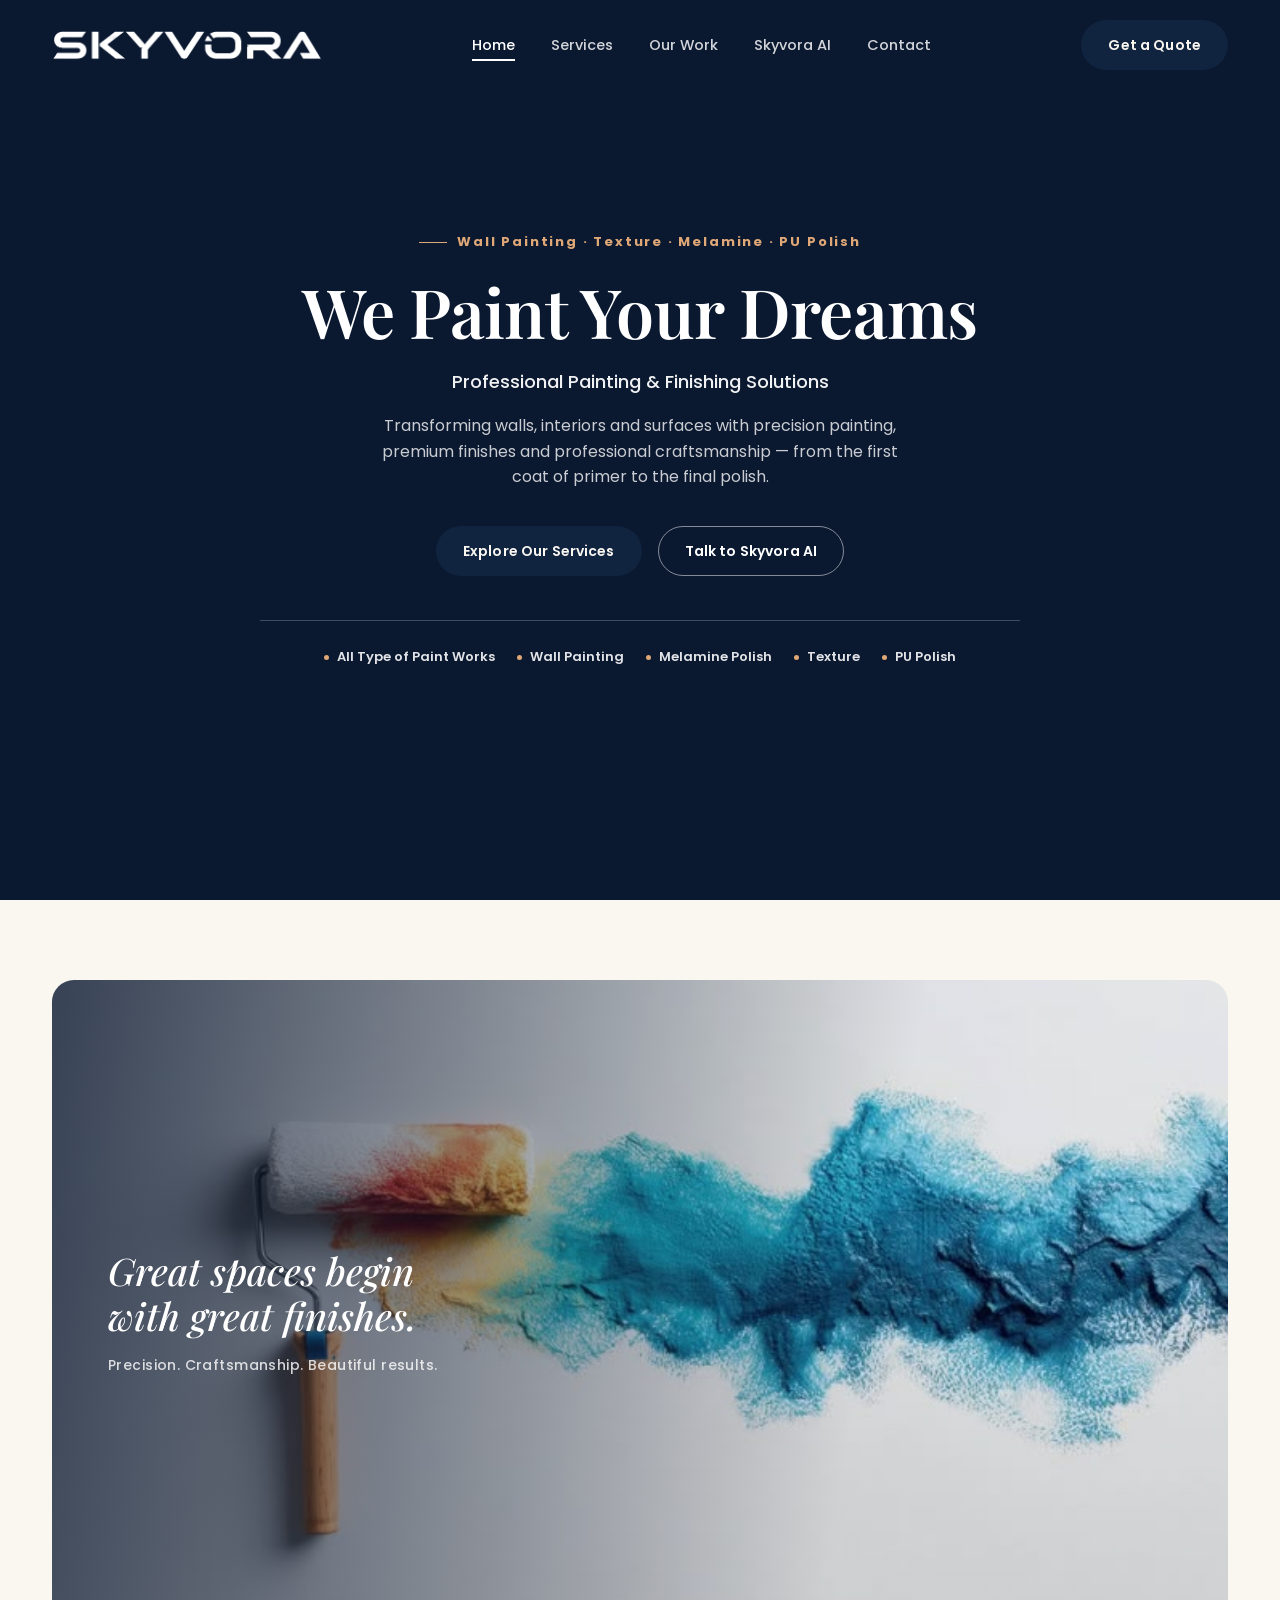
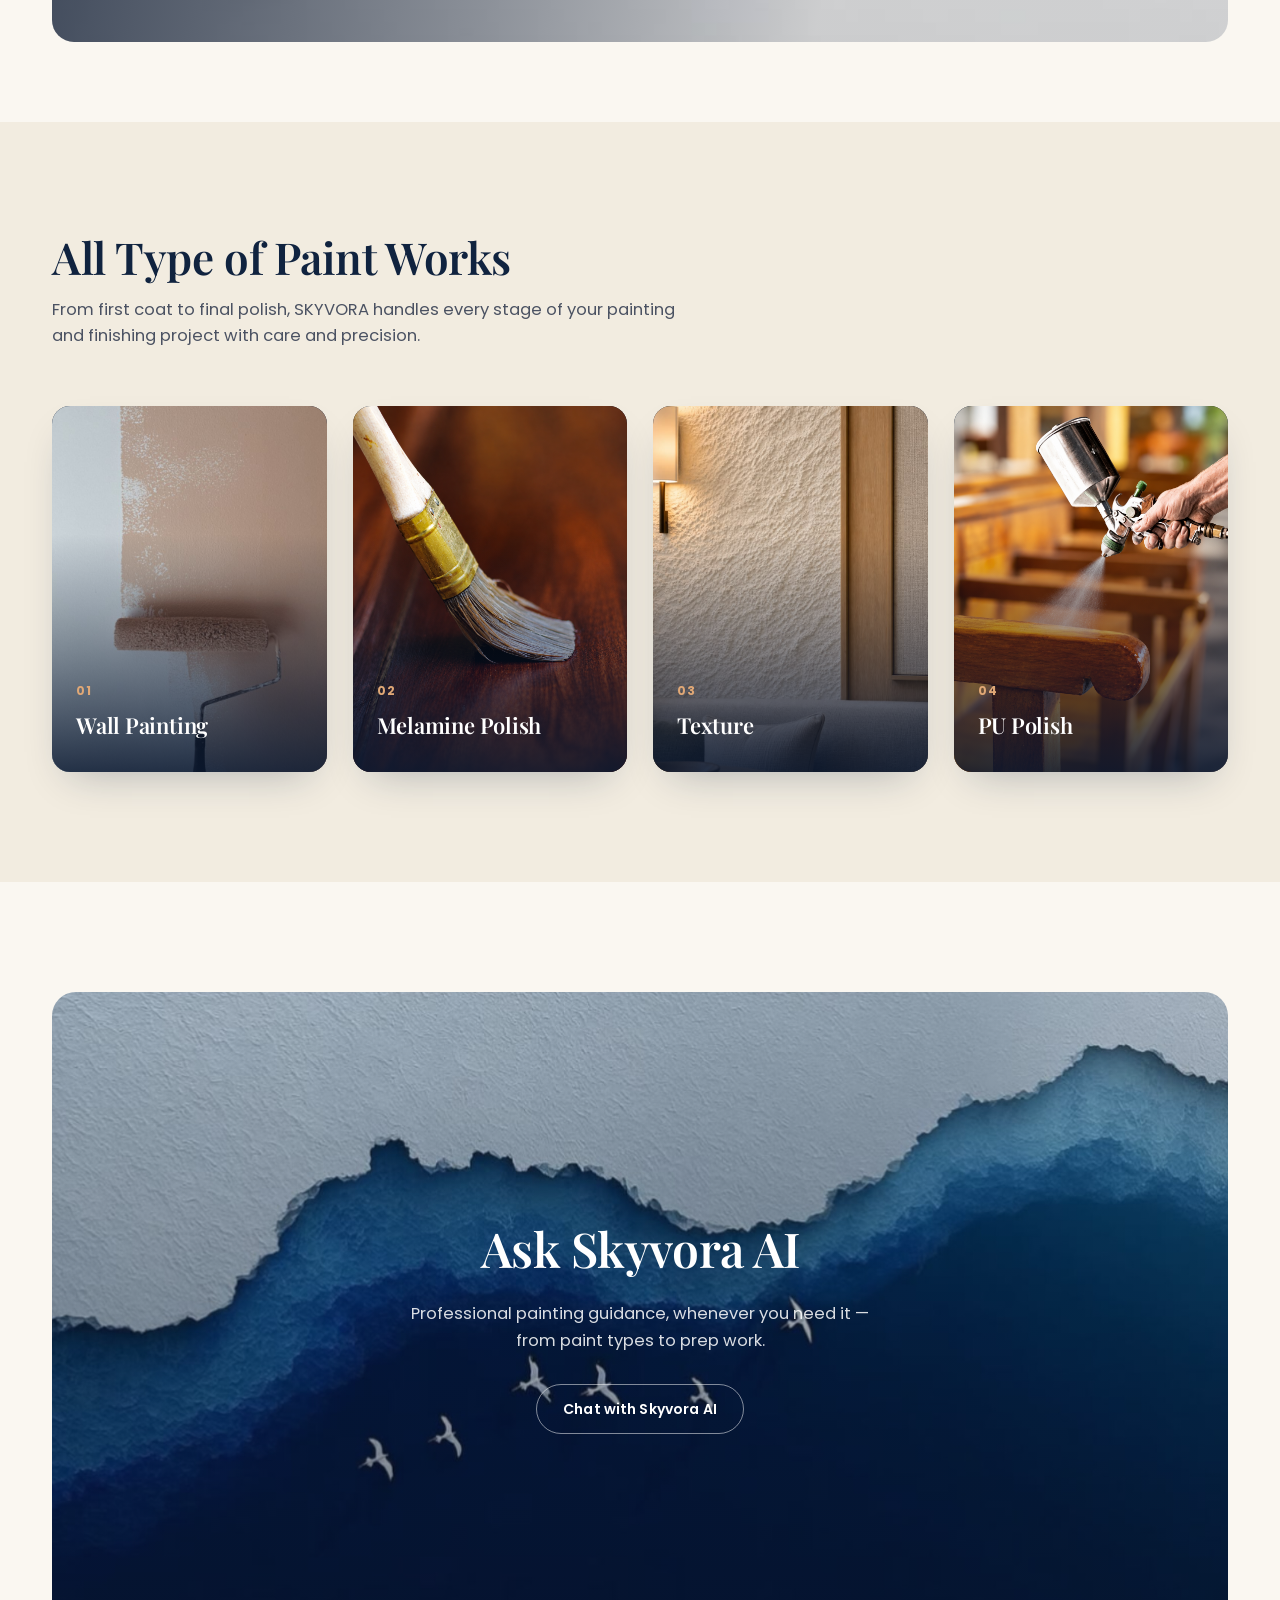
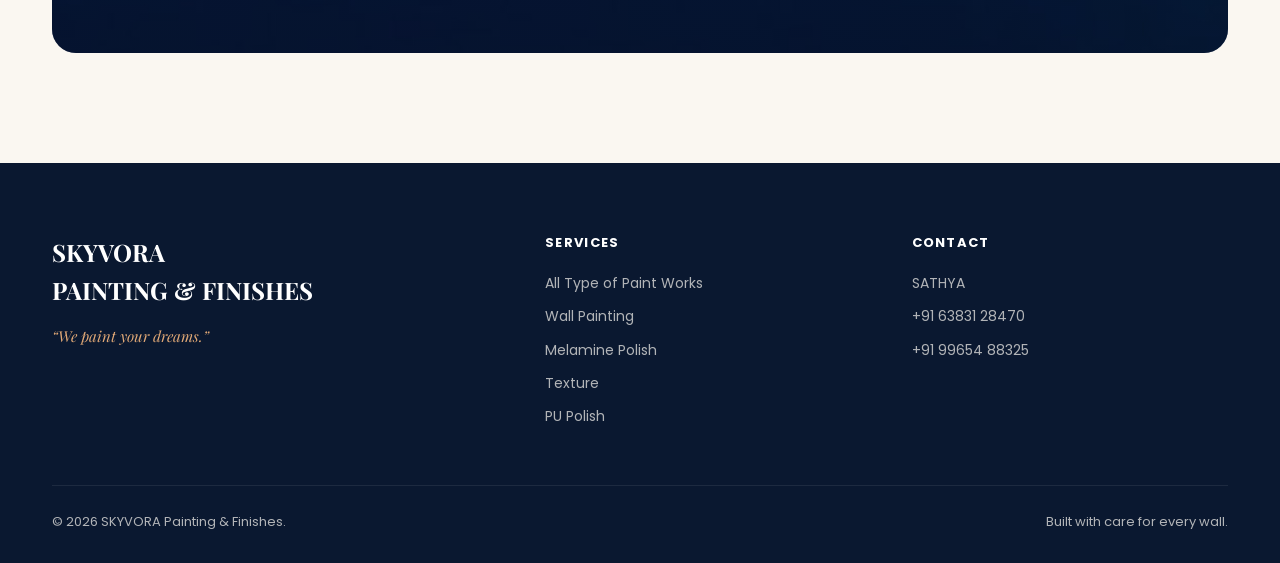
<file: index.html>
<!DOCTYPE html>
<html lang="en">
<head>
<meta charset="UTF-8">
<meta name="viewport" content="width=device-width, initial-scale=1.0">
<title>SKYVORA Painting & Finishes | Professional Painting Services</title>
<meta name="description" content="SKYVORA Painting & Finishes provides professional wall painting, texture, melamine polish, PU polish and complete painting solutions.">
<link rel="preconnect" href="https://fonts.googleapis.com">
<link rel="preconnect" href="https://fonts.gstatic.com" crossorigin>
<link href="https://fonts.googleapis.com/css2?family=Fraunces:ital,wght@0,500;0,600;0,700;1,500;1,600&family=Manrope:wght@400;500;600;700;800&family=Playfair+Display:wght@600;700;800&family=Poppins:wght@400;500;600;700&display=swap" rel="stylesheet">
<link rel="stylesheet" href="css/style.css">
</head>
<body class="home">

<!-- INTRO ANIMATION -->
<div id="intro">
  <div class="intro-mark">
    <svg viewBox="0 0 560 220" xmlns="http://www.w3.org/2000/svg">
      <path class="intro-stroke" d="M20,120 C120,60 200,180 300,110 C380,55 460,150 540,90" />
      <text x="50%" y="150" text-anchor="middle" class="intro-word">SKYVORA</text>
      <text x="50%" y="182" text-anchor="middle" class="intro-sub">PAINTING &amp; FINISHES</text>
    </svg>
  </div>
  <button id="introSkip" class="intro-skip">Skip</button>
</div>

<!-- NAV -->
<header class="nav nav-hero">
  <div class="container nav-inner">
    <a href="index.html" class="brand"><img src="assets/images/skyvora-logo.png" alt="SKYVORA Painting &amp; Finishes" class="brand-logo"></a>
    <nav class="nav-links">
      <a href="index.html" class="active">Home</a>
      <a href="services.html">Services</a>
      <a href="index.html#work">Our Work</a>
      <a href="ai-painter.html">Skyvora AI</a>
      <a href="contact.html">Contact</a>
    </nav>
    <div class="nav-cta">
      <a href="contact.html" class="btn btn-primary">Get a Quote</a>
      <button id="hamburger" class="hamburger" aria-label="Open menu"><span></span><span></span><span></span></button>
    </div>
  </div>
</header>

<div id="mobileMenu" class="mobile-menu">
  <div class="mobile-menu-top">
    <a href="index.html" class="brand"><img src="assets/images/skyvora-logo.png" alt="SKYVORA Painting &amp; Finishes" class="brand-logo"></a>
    <button id="closeMenu" class="close-x" aria-label="Close menu">&times;</button>
  </div>
  <a href="index.html">Home</a>
  <a href="services.html">Services</a>
  <a href="index.html#work">Our Work</a>
  <a href="ai-painter.html">Skyvora AI</a>
  <a href="contact.html">Contact</a>
  <a href="contact.html" class="btn btn-primary">Get a Quote</a>
</div>

<!-- HERO -->
<section class="hero hero-fullscreen">
  <div class="hero-video-wrap">
    <video id="heroVideo" autoplay muted loop playsinline preload="auto">
      <source src="assets/video/skyvora-hero.mp4" type="video/mp4">
    </video>
    <div class="hero-video-overlay"></div>
  </div>

  <div class="container hero-fullscreen-inner">
    <div class="hero-copy">
      <div class="eyebrow reveal in">Wall Painting &middot; Texture &middot; Melamine &middot; PU Polish</div>
      <h1 class="reveal in">We Paint Your Dreams</h1>
      <p class="hero-lede reveal in reveal-d1">Professional Painting &amp; Finishing Solutions</p>
      <p class="hero-desc reveal in reveal-d2">Transforming walls, interiors and surfaces with precision painting, premium finishes and professional craftsmanship — from the first coat of primer to the final polish.</p>
      <div class="hero-actions reveal in reveal-d3">
        <a href="services.html" class="btn btn-primary">Explore Our Services</a>
        <a href="ai-painter.html" class="btn btn-outline-light">Talk to Skyvora AI</a>
      </div>
      <div class="hero-services reveal in reveal-d4">
        <span>All Type of Paint Works</span>
        <span>Wall Painting</span>
        <span>Melamine Polish</span>
        <span>Texture</span>
        <span>PU Polish</span>
      </div>
    </div>
  </div>

</section>

<!-- WALL BRUSH QUOTE SECTION -->
<section class="section-tight" id="work">
  <div class="container">
    <div class="quote-banner reveal">
      <img src="assets/images/wall-brush.jpg" alt="Paint roller applying colour across a wall, representing SKYVORA's craftsmanship" loading="lazy">
      <div class="quote-banner-overlay">
        <blockquote>
          Great spaces begin with great finishes.
          <div class="quote-sub">Precision. Craftsmanship. Beautiful results.</div>
        </blockquote>
      </div>
    </div>
  </div>
</section>

<!-- SERVICES TEASER -->
<section class="section section-beige">
  <div class="container">
    <div class="section-head reveal">
      <h2>All Type of Paint Works</h2>
      <p>From first coat to final polish, SKYVORA handles every stage of your painting and finishing project with care and precision.</p>
    </div>
    <div class="services-grid">
      <a href="services.html" class="service-card reveal reveal-d1">
        <img src="assets/images/wall-painting.jpg" alt="Wall painting with a roller">
        <div class="service-card-overlay"></div>
        <div class="service-card-text">
          <div class="service-num">01</div>
          <h3>Wall Painting</h3>
          <p>Interior and exterior wall painting with careful surface preparation and smooth finishing.</p>
        </div>
      </a>
      <a href="services.html" class="service-card reveal reveal-d2">
        <img src="assets/images/melamine-polish.png" alt="Melamine polish brush on polished wood">
        <div class="service-card-overlay"></div>
        <div class="service-card-text">
          <div class="service-num">02</div>
          <h3>Melamine Polish</h3>
          <p>Premium melamine polishing for wooden surfaces, delivering a smooth and refined finish.</p>
        </div>
      </a>
      <a href="services.html" class="service-card reveal reveal-d3">
        <img src="assets/images/texture.jpg" alt="Decorative textured wall finish">
        <div class="service-card-overlay"></div>
        <div class="service-card-text">
          <div class="service-num">03</div>
          <h3>Texture</h3>
          <p>Decorative wall textures designed to add depth, character and visual elegance to interiors.</p>
        </div>
      </a>
      <a href="services.html" class="service-card reveal reveal-d4">
        <img src="assets/images/pu-polish.png" alt="PU polish being spray applied to wood">
        <div class="service-card-overlay"></div>
        <div class="service-card-text">
          <div class="service-num">04</div>
          <h3>PU Polish</h3>
          <p>High-quality PU finishing for a durable, smooth and premium surface appearance.</p>
        </div>
      </a>
    </div>
  </div>
</section>

<!-- AI PAINTER TEASER -->
<section class="section">
  <div class="container">
    <div class="ocean-hero reveal">
      <img src="assets/images/sea-birds.jpg" alt="Calm blue ocean with birds in flight, an illustration of calm creativity" loading="lazy">
      <div class="ocean-hero-overlay">
        <h2>Ask Skyvora AI</h2>
        <p>Professional painting guidance, whenever you need it — from paint types to prep work.</p>
        <a href="ai-painter.html" class="btn btn-outline-light">Chat with Skyvora AI</a>
      </div>
    </div>
  </div>
</section>

<!-- FOOTER -->
<footer class="footer">
  <div class="container">
    <div class="footer-grid">
      <div>
        <div class="footer-brand">SKYVORA<br>PAINTING &amp; FINISHES</div>
        <div class="footer-tag">&ldquo;We paint your dreams.&rdquo;</div>
      </div>
      <div>
        <h4>SERVICES</h4>
        <ul>
          <li><a href="services.html">All Type of Paint Works</a></li>
          <li><a href="services.html">Wall Painting</a></li>
          <li><a href="services.html">Melamine Polish</a></li>
          <li><a href="services.html">Texture</a></li>
          <li><a href="services.html">PU Polish</a></li>
        </ul>
      </div>
      <div>
        <h4>CONTACT</h4>
        <ul>
          <li>SATHYA</li>
          <li><a href="tel:+916383128470">+91 63831 28470</a></li>
          <li><a href="tel:+919965488325">+91 99654 88325</a></li>
        </ul>
      </div>
    </div>
    <div class="footer-bottom">
      <span>&copy; 2026 SKYVORA Painting &amp; Finishes.</span>
      <span>Built with care for every wall.</span>
    </div>
  </div>
</footer>

<script src="js/main.js"></script>
</body>
</html>
</file>
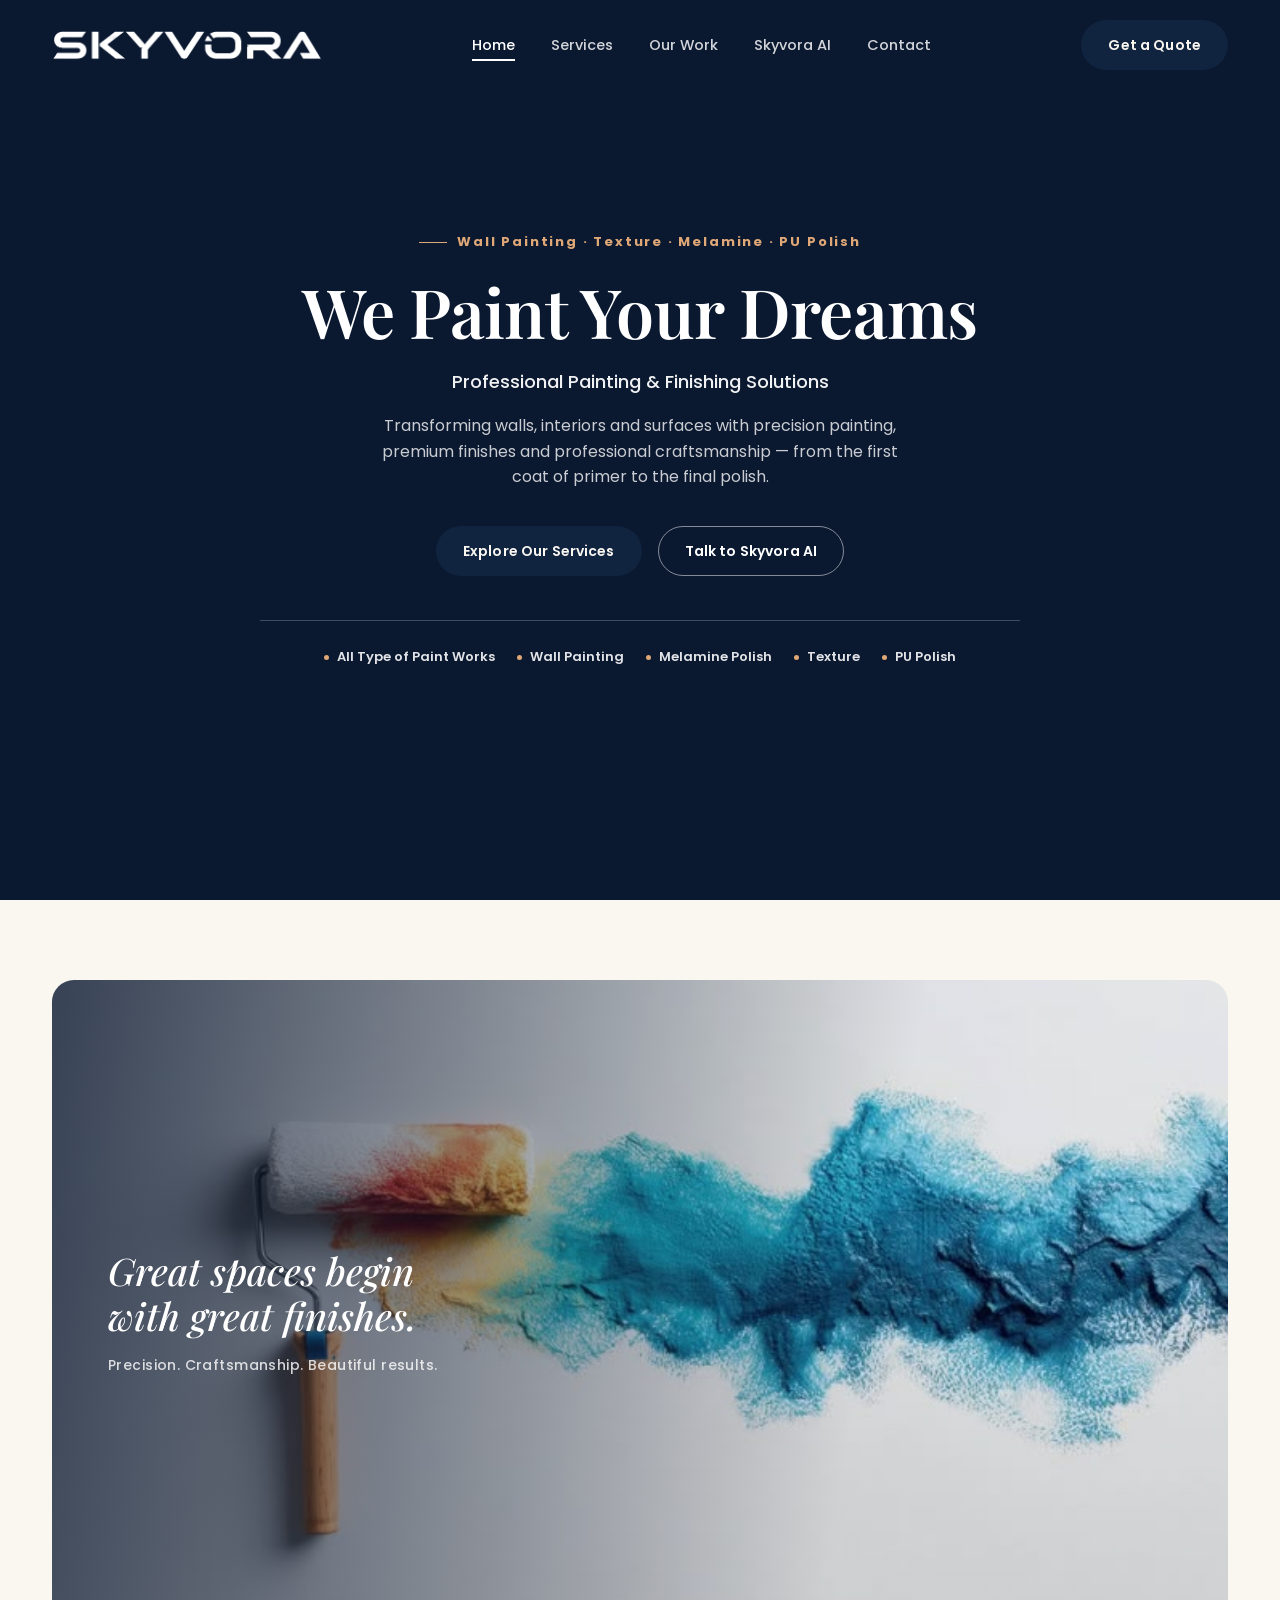
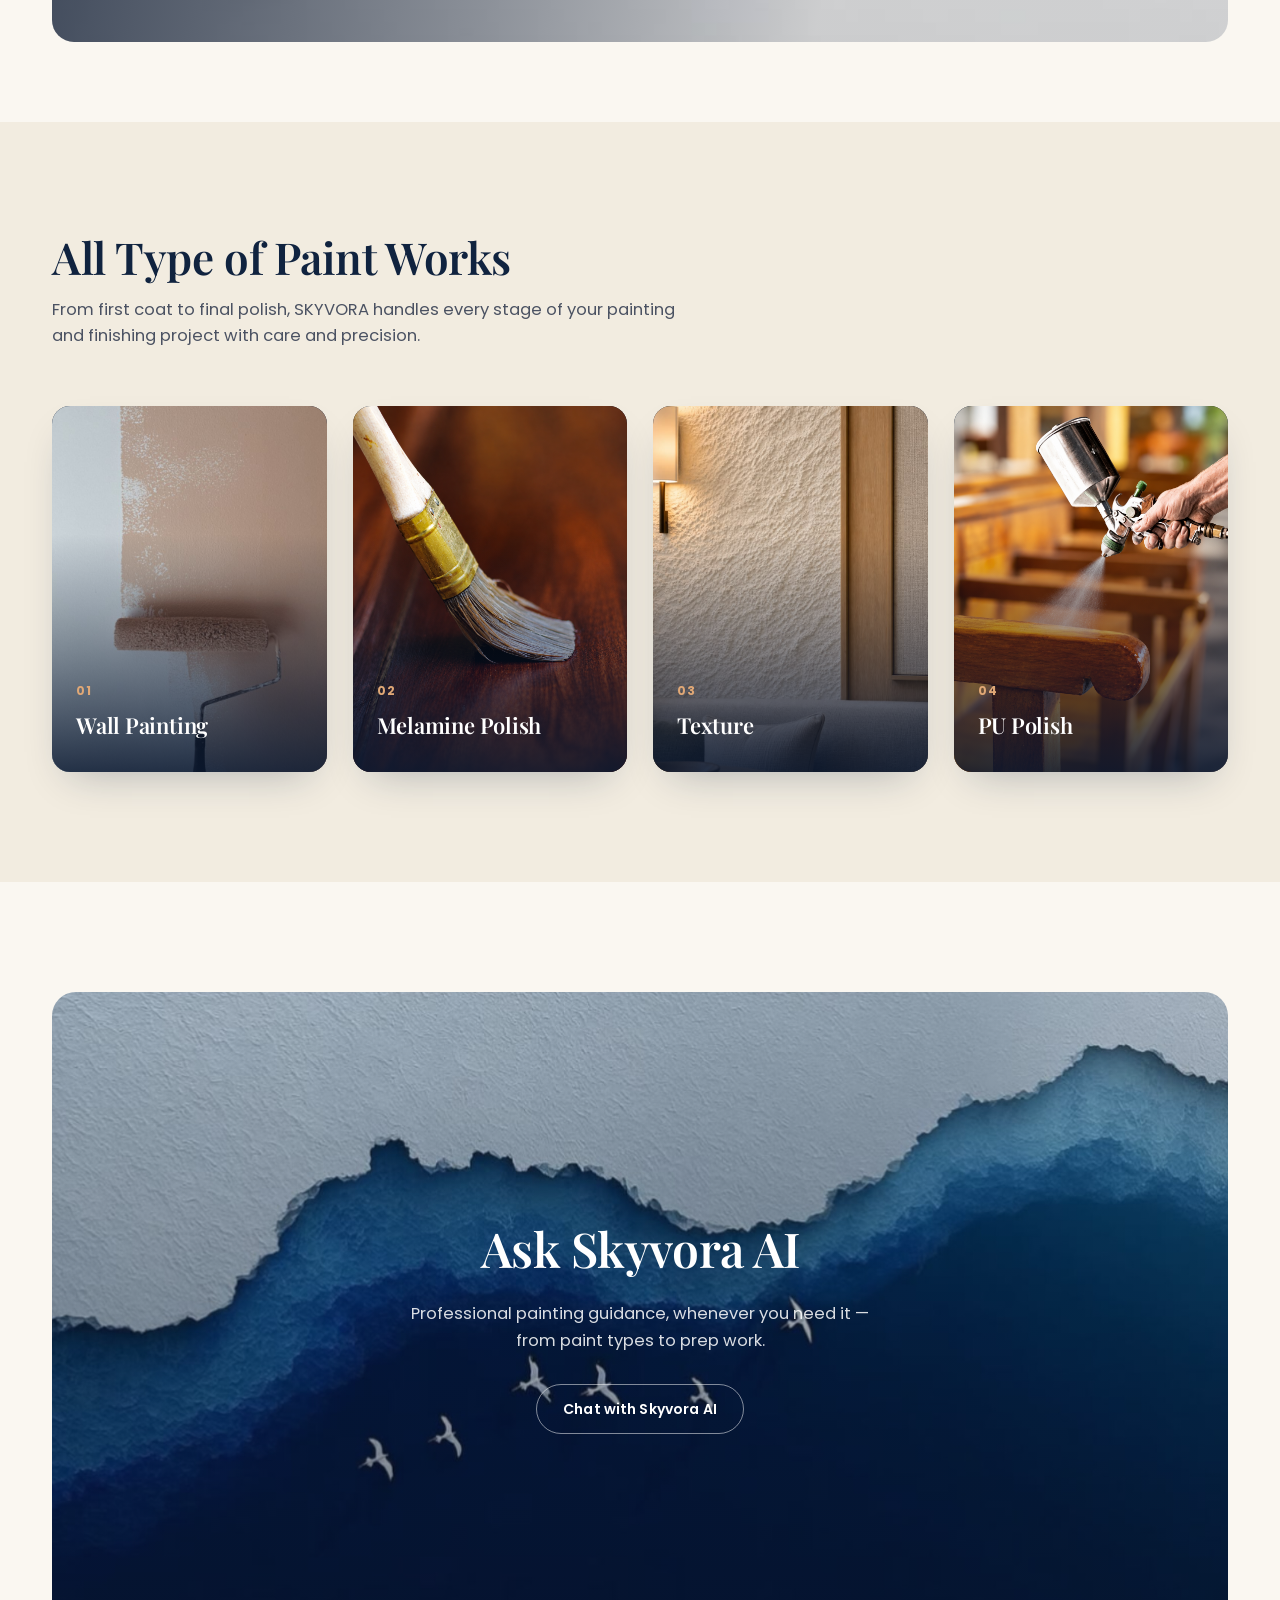
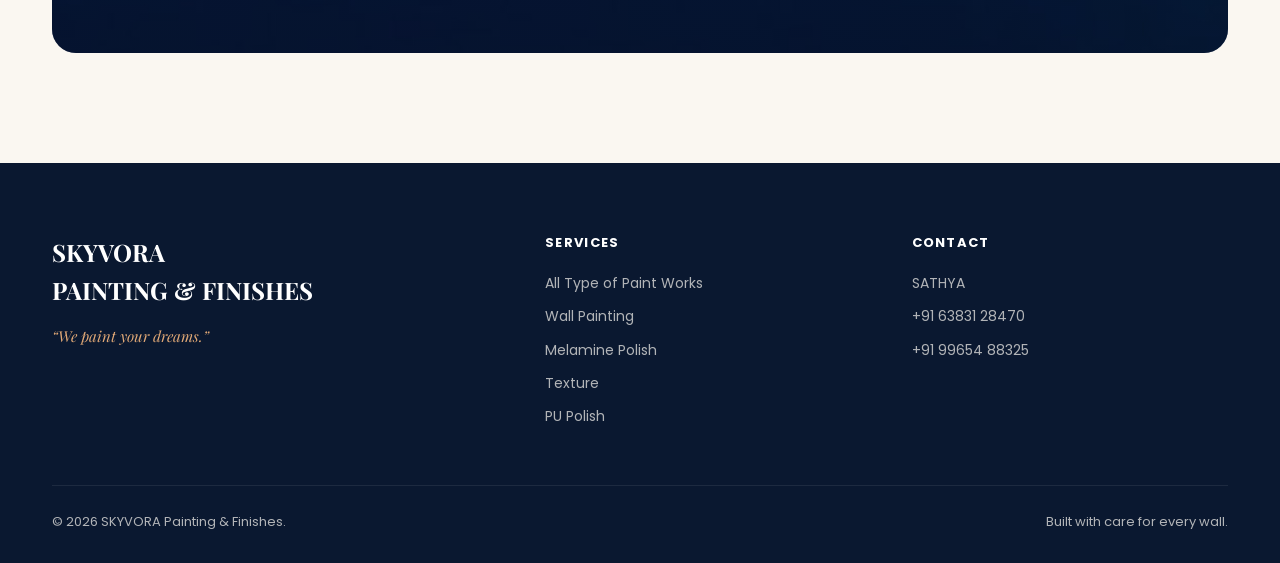
<file: skyvora-website/index.html>
<!DOCTYPE html>
<html lang="en">
<head>
<meta charset="UTF-8">
<meta name="viewport" content="width=device-width, initial-scale=1.0">
<title>SKYVORA Painting & Finishes | Professional Painting Services</title>
<meta name="description" content="SKYVORA Painting & Finishes provides professional wall painting, texture, melamine polish, PU polish and complete painting solutions.">
<link rel="preconnect" href="https://fonts.googleapis.com">
<link rel="preconnect" href="https://fonts.gstatic.com" crossorigin>
<link href="https://fonts.googleapis.com/css2?family=Fraunces:ital,wght@0,500;0,600;0,700;1,500;1,600&family=Manrope:wght@400;500;600;700;800&family=Playfair+Display:wght@600;700;800&family=Poppins:wght@400;500;600;700&display=swap" rel="stylesheet">
<link rel="stylesheet" href="css/style.css">
</head>
<body class="home">

<!-- INTRO ANIMATION -->
<div id="intro">
  <div class="intro-mark">
    <svg viewBox="0 0 560 220" xmlns="http://www.w3.org/2000/svg">
      <path class="intro-stroke" d="M20,120 C120,60 200,180 300,110 C380,55 460,150 540,90" />
      <text x="50%" y="150" text-anchor="middle" class="intro-word">SKYVORA</text>
      <text x="50%" y="182" text-anchor="middle" class="intro-sub">PAINTING &amp; FINISHES</text>
    </svg>
  </div>
</div>

<!-- NAV -->
<header class="nav nav-hero">
  <div class="container nav-inner">
    <a href="index.html" class="brand"><img src="assets/images/skyvora-logo.png" alt="SKYVORA Painting &amp; Finishes" class="brand-logo"></a>
    <nav class="nav-links">
      <a href="index.html" class="active">Home</a>
      <a href="services.html">Services</a>
      <a href="index.html#work">Our Work</a>
      <a href="ai-painter.html">Skyvora AI</a>
      <a href="contact.html">Contact</a>
    </nav>
    <div class="nav-cta">
      <a href="contact.html" class="btn btn-primary">Get a Quote</a>
      <button id="hamburger" class="hamburger" aria-label="Open menu"><span></span><span></span><span></span></button>
    </div>
  </div>
</header>

<div id="mobileMenu" class="mobile-menu">
  <div class="mobile-menu-top">
    <a href="index.html" class="brand"><img src="assets/images/skyvora-logo.png" alt="SKYVORA Painting &amp; Finishes" class="brand-logo"></a>
    <button id="closeMenu" class="close-x" aria-label="Close menu">&times;</button>
  </div>
  <a href="index.html">Home</a>
  <a href="services.html">Services</a>
  <a href="index.html#work">Our Work</a>
  <a href="ai-painter.html">Skyvora AI</a>
  <a href="contact.html">Contact</a>
  <a href="contact.html" class="btn btn-primary">Get a Quote</a>
</div>

<!-- HERO -->
<section class="hero hero-fullscreen">
  <div class="hero-video-wrap">
    <video id="heroVideo" autoplay muted loop playsinline preload="auto">
      <source src="assets/video/skyvora-hero.mp4" type="video/mp4">
    </video>
    <div class="hero-video-overlay"></div>
  </div>

  <div class="container hero-fullscreen-inner">
    <div class="hero-copy">
      <div class="eyebrow reveal in">Wall Painting &middot; Texture &middot; Melamine &middot; PU Polish</div>
      <h1 class="reveal in">We Paint Your Dreams</h1>
      <p class="hero-lede reveal in reveal-d1">Professional Painting &amp; Finishing Solutions</p>
      <p class="hero-desc reveal in reveal-d2">Transforming walls, interiors and surfaces with precision painting, premium finishes and professional craftsmanship — from the first coat of primer to the final polish.</p>
      <div class="hero-actions reveal in reveal-d3">
        <a href="services.html" class="btn btn-primary">Explore Our Services</a>
        <a href="ai-painter.html" class="btn btn-outline-light">Talk to Skyvora AI</a>
      </div>
      <div class="hero-services reveal in reveal-d4">
        <span>All Type of Paint Works</span>
        <span>Wall Painting</span>
        <span>Melamine Polish</span>
        <span>Texture</span>
        <span>PU Polish</span>
      </div>
    </div>
  </div>

</section>

<!-- WALL BRUSH QUOTE SECTION -->
<section class="section-tight" id="work">
  <div class="container">
    <div class="quote-banner reveal">
      <img src="assets/images/wall-brush.jpg" alt="Paint roller applying colour across a wall, representing SKYVORA's craftsmanship" loading="lazy">
      <div class="quote-banner-overlay">
        <blockquote>
          Great spaces begin with great finishes.
          <div class="quote-sub">Precision. Craftsmanship. Beautiful results.</div>
        </blockquote>
      </div>
    </div>
  </div>
</section>

<!-- SERVICES TEASER -->
<section class="section section-beige">
  <div class="container">
    <div class="section-head reveal">
      <h2>All Type of Paint Works</h2>
      <p>From first coat to final polish, SKYVORA handles every stage of your painting and finishing project with care and precision.</p>
    </div>
    <div class="services-grid">
      <a href="services.html" class="service-card reveal reveal-d1">
        <img src="assets/images/wall-painting.jpg" alt="Wall painting with a roller">
        <div class="service-card-overlay"></div>
        <div class="service-card-text">
          <div class="service-num">01</div>
          <h3>Wall Painting</h3>
          <p>Interior and exterior wall painting with careful surface preparation and smooth finishing.</p>
        </div>
      </a>
      <a href="services.html" class="service-card reveal reveal-d2">
        <img src="assets/images/melamine-polish.png" alt="Melamine polish brush on polished wood">
        <div class="service-card-overlay"></div>
        <div class="service-card-text">
          <div class="service-num">02</div>
          <h3>Melamine Polish</h3>
          <p>Premium melamine polishing for wooden surfaces, delivering a smooth and refined finish.</p>
        </div>
      </a>
      <a href="services.html" class="service-card reveal reveal-d3">
        <img src="assets/images/texture.jpg" alt="Decorative textured wall finish">
        <div class="service-card-overlay"></div>
        <div class="service-card-text">
          <div class="service-num">03</div>
          <h3>Texture</h3>
          <p>Decorative wall textures designed to add depth, character and visual elegance to interiors.</p>
        </div>
      </a>
      <a href="services.html" class="service-card reveal reveal-d4">
        <img src="assets/images/pu-polish.png" alt="PU polish being spray applied to wood">
        <div class="service-card-overlay"></div>
        <div class="service-card-text">
          <div class="service-num">04</div>
          <h3>PU Polish</h3>
          <p>High-quality PU finishing for a durable, smooth and premium surface appearance.</p>
        </div>
      </a>
    </div>
  </div>
</section>

<!-- AI PAINTER TEASER -->
<section class="section">
  <div class="container">
    <div class="ocean-hero reveal">
      <img src="assets/images/sea-birds.jpg" alt="Calm blue ocean with birds in flight, an illustration of calm creativity" loading="lazy">
      <div class="ocean-hero-overlay">
        <h2>Ask Skyvora AI</h2>
        <p>Professional painting guidance, whenever you need it — from paint types to prep work.</p>
        <a href="ai-painter.html" class="btn btn-outline-light">Chat with Skyvora AI</a>
      </div>
    </div>
  </div>
</section>

<!-- FOOTER -->
<footer class="footer">
  <div class="container">
    <div class="footer-grid">
      <div>
        <div class="footer-brand">SKYVORA<br>PAINTING &amp; FINISHES</div>
        <div class="footer-tag">&ldquo;We paint your dreams.&rdquo;</div>
      </div>
      <div>
        <h4>SERVICES</h4>
        <ul>
          <li><a href="services.html">All Type of Paint Works</a></li>
          <li><a href="services.html">Wall Painting</a></li>
          <li><a href="services.html">Melamine Polish</a></li>
          <li><a href="services.html">Texture</a></li>
          <li><a href="services.html">PU Polish</a></li>
        </ul>
      </div>
      <div>
        <h4>CONTACT</h4>
        <ul>
          <li>SATHYA</li>
          <li><a href="tel:+916383128470">+91 63831 28470</a></li>
          <li><a href="tel:+919965488325">+91 99654 88325</a></li>
        </ul>
      </div>
    </div>
    <div class="footer-bottom">
      <span>&copy; 2026 SKYVORA Painting &amp; Finishes.</span>
      <span>Built with care for every wall.</span>
    </div>
  </div>
</footer>

<script src="js/main.js"></script>
</body>
</html>
</file>
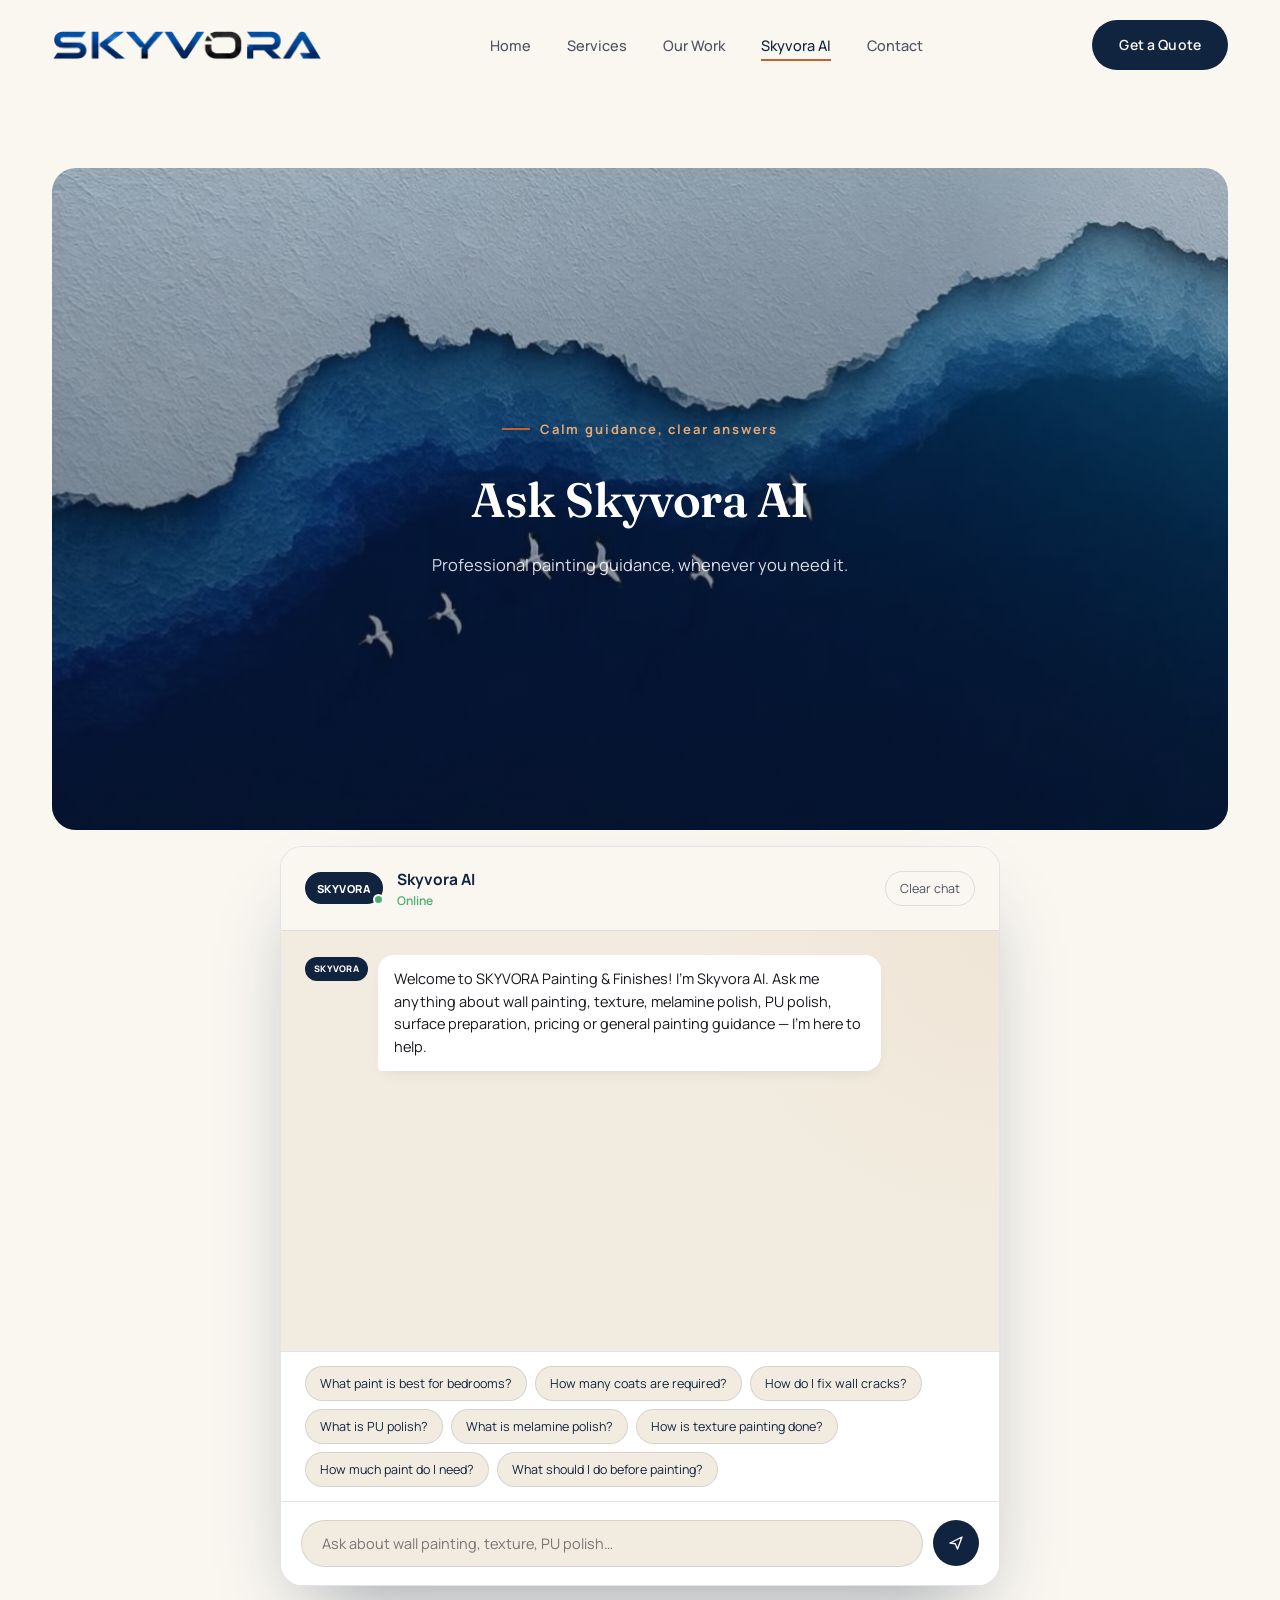
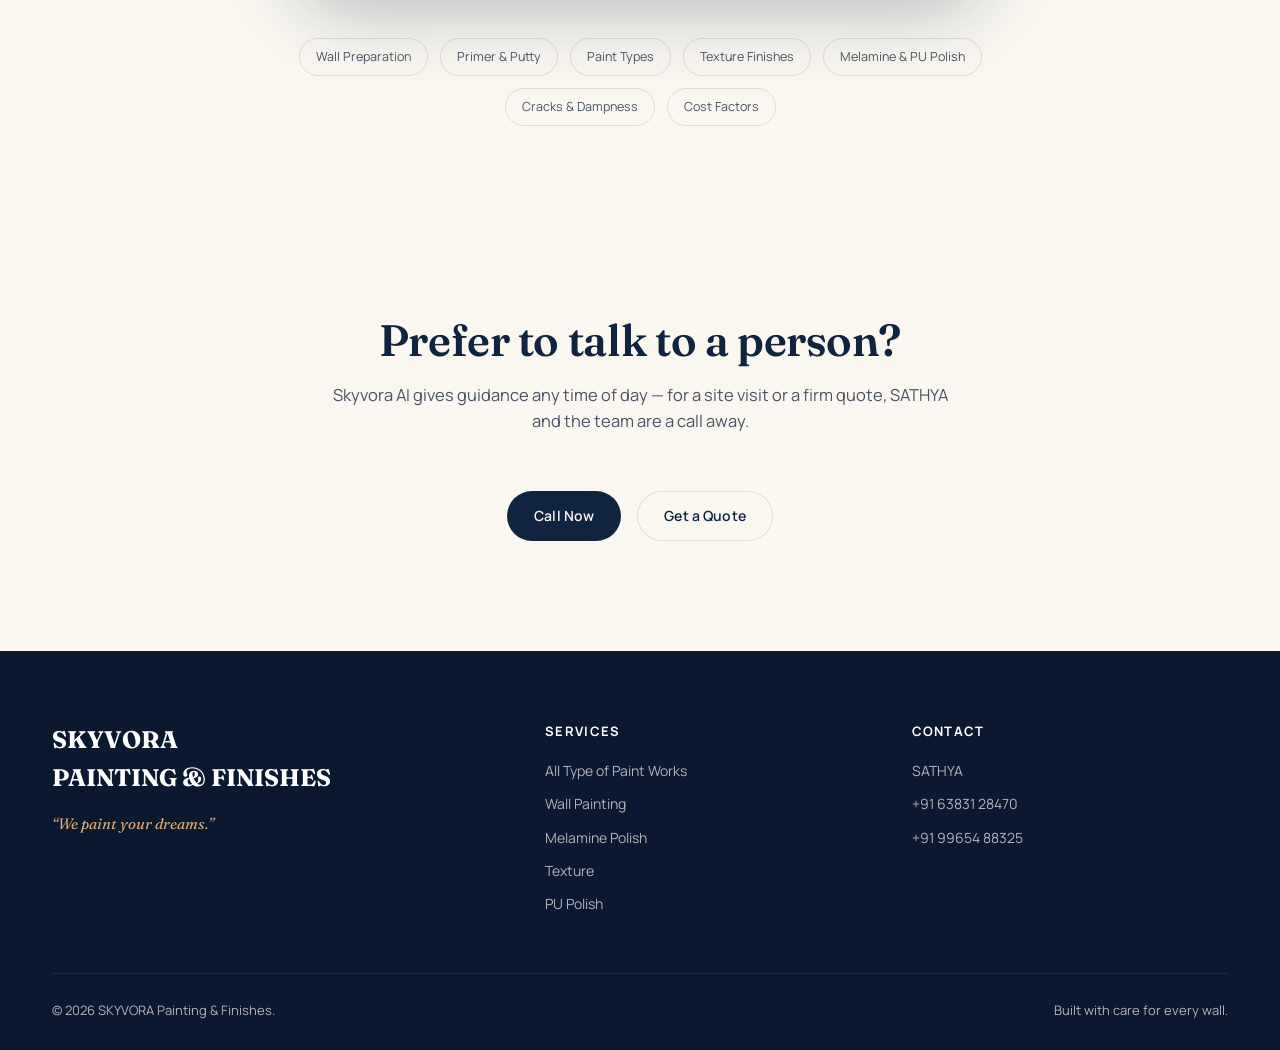
<file: ai-painter.html>
<!DOCTYPE html>
<html lang="en">
<head>
<meta charset="UTF-8">
<meta name="viewport" content="width=device-width, initial-scale=1.0">
<title>Skyvora AI | SKYVORA Painting & Finishes</title>
<meta name="description" content="Chat with Skyvora AI for professional guidance on wall painting, texture, melamine polish, PU polish and surface preparation.">
<link rel="preconnect" href="https://fonts.googleapis.com">
<link rel="preconnect" href="https://fonts.gstatic.com" crossorigin>
<link href="https://fonts.googleapis.com/css2?family=Fraunces:ital,wght@0,500;0,600;0,700;1,500;1,600&family=Manrope:wght@400;500;600;700;800&display=swap" rel="stylesheet">
<link rel="stylesheet" href="css/style.css">
</head>
<body>

<header class="nav scrolled">
  <div class="container nav-inner">
    <a href="index.html" class="brand"><img src="assets/images/skyvora-logo.png" alt="SKYVORA Painting &amp; Finishes" class="brand-logo"></a>
    <nav class="nav-links">
      <a href="index.html">Home</a>
      <a href="services.html">Services</a>
      <a href="index.html#work">Our Work</a>
      <a href="ai-painter.html" class="active">Skyvora AI</a>
      <a href="contact.html">Contact</a>
    </nav>
    <div class="nav-cta">
      <a href="contact.html" class="btn btn-primary">Get a Quote</a>
      <button id="hamburger" class="hamburger" aria-label="Open menu"><span></span><span></span><span></span></button>
    </div>
  </div>
</header>

<div id="mobileMenu" class="mobile-menu">
  <div class="mobile-menu-top">
    <a href="index.html" class="brand"><img src="assets/images/skyvora-logo.png" alt="SKYVORA Painting &amp; Finishes" class="brand-logo"></a>
    <button id="closeMenu" class="close-x" aria-label="Close menu">&times;</button>
  </div>
  <a href="index.html">Home</a>
  <a href="services.html">Services</a>
  <a href="index.html#work">Our Work</a>
  <a href="ai-painter.html">Skyvora AI</a>
  <a href="contact.html">Contact</a>
  <a href="contact.html" class="btn btn-primary">Get a Quote</a>
</div>

<section class="hero" style="padding-bottom:0;">
  <div class="container">
    <div class="ocean-hero reveal in">
      <img src="assets/images/sea-birds.jpg" alt="Calm deep blue ocean with birds flying above the waves">
      <div class="ocean-hero-overlay">
        <div class="eyebrow" style="color:var(--orange-soft);">Calm guidance, clear answers</div>
        <h2>Ask Skyvora AI</h2>
        <p>Professional painting guidance, whenever you need it.</p>
      </div>
    </div>
  </div>
</section>

<section class="section-tight">
  <div class="chat-wrap">
    <div class="chat-card reveal in">
      <div class="chat-head">
        <div class="chat-avatar">SKYVORA</div>
        <div>
          <div class="chat-name">Skyvora AI</div>
          <div class="chat-status">Online</div>
        </div>
        <button id="chatClear" class="chat-clear">Clear chat</button>
      </div>
      <div id="chatBody" class="chat-body"></div>
      <div id="suggestedQuestions" class="suggested"></div>
      <form id="chatForm" class="chat-input-row">
        <input id="chatInput" type="text" placeholder="Ask about wall painting, texture, PU polish…" autocomplete="off">
        <button type="submit" class="send-btn" aria-label="Send message">
          <svg width="18" height="18" viewBox="0 0 24 24" fill="none"><path d="M4 12L20 4L14 20L11 13L4 12Z" stroke="currentColor" stroke-width="1.8" stroke-linejoin="round"/></svg>
        </button>
      </form>
    </div>

    <div class="knowledge-strip reveal">
      <span class="knowledge-pill">Wall Preparation</span>
      <span class="knowledge-pill">Primer &amp; Putty</span>
      <span class="knowledge-pill">Paint Types</span>
      <span class="knowledge-pill">Texture Finishes</span>
      <span class="knowledge-pill">Melamine &amp; PU Polish</span>
      <span class="knowledge-pill">Cracks &amp; Dampness</span>
      <span class="knowledge-pill">Cost Factors</span>
    </div>
  </div>
</section>

<section class="section">
  <div class="container">
    <div class="section-head center reveal" style="text-align:center;">
      <h2>Prefer to talk to a person?</h2>
      <p>Skyvora AI gives guidance any time of day — for a site visit or a firm quote, SATHYA and the team are a call away.</p>
    </div>
    <div style="display:flex; justify-content:center; gap:16px; flex-wrap:wrap;" class="reveal reveal-d1">
      <a href="tel:+916383128470" class="btn btn-primary">Call Now</a>
      <a href="contact.html" class="btn btn-ghost">Get a Quote</a>
    </div>
  </div>
</section>

<footer class="footer">
  <div class="container">
    <div class="footer-grid">
      <div>
        <div class="footer-brand">SKYVORA<br>PAINTING &amp; FINISHES</div>
        <div class="footer-tag">&ldquo;We paint your dreams.&rdquo;</div>
      </div>
      <div>
        <h4>SERVICES</h4>
        <ul>
          <li><a href="services.html">All Type of Paint Works</a></li>
          <li><a href="services.html">Wall Painting</a></li>
          <li><a href="services.html">Melamine Polish</a></li>
          <li><a href="services.html">Texture</a></li>
          <li><a href="services.html">PU Polish</a></li>
        </ul>
      </div>
      <div>
        <h4>CONTACT</h4>
        <ul>
          <li>SATHYA</li>
          <li><a href="tel:+916383128470">+91 63831 28470</a></li>
          <li><a href="tel:+919965488325">+91 99654 88325</a></li>
        </ul>
      </div>
    </div>
    <div class="footer-bottom">
      <span>&copy; 2026 SKYVORA Painting &amp; Finishes.</span>
      <span>Built with care for every wall.</span>
    </div>
  </div>
</footer>

<script src="js/paintingKnowledge.js"></script>
<script src="js/chatbot.js"></script>
<script src="js/main.js"></script>
</body>
</html>
</file>
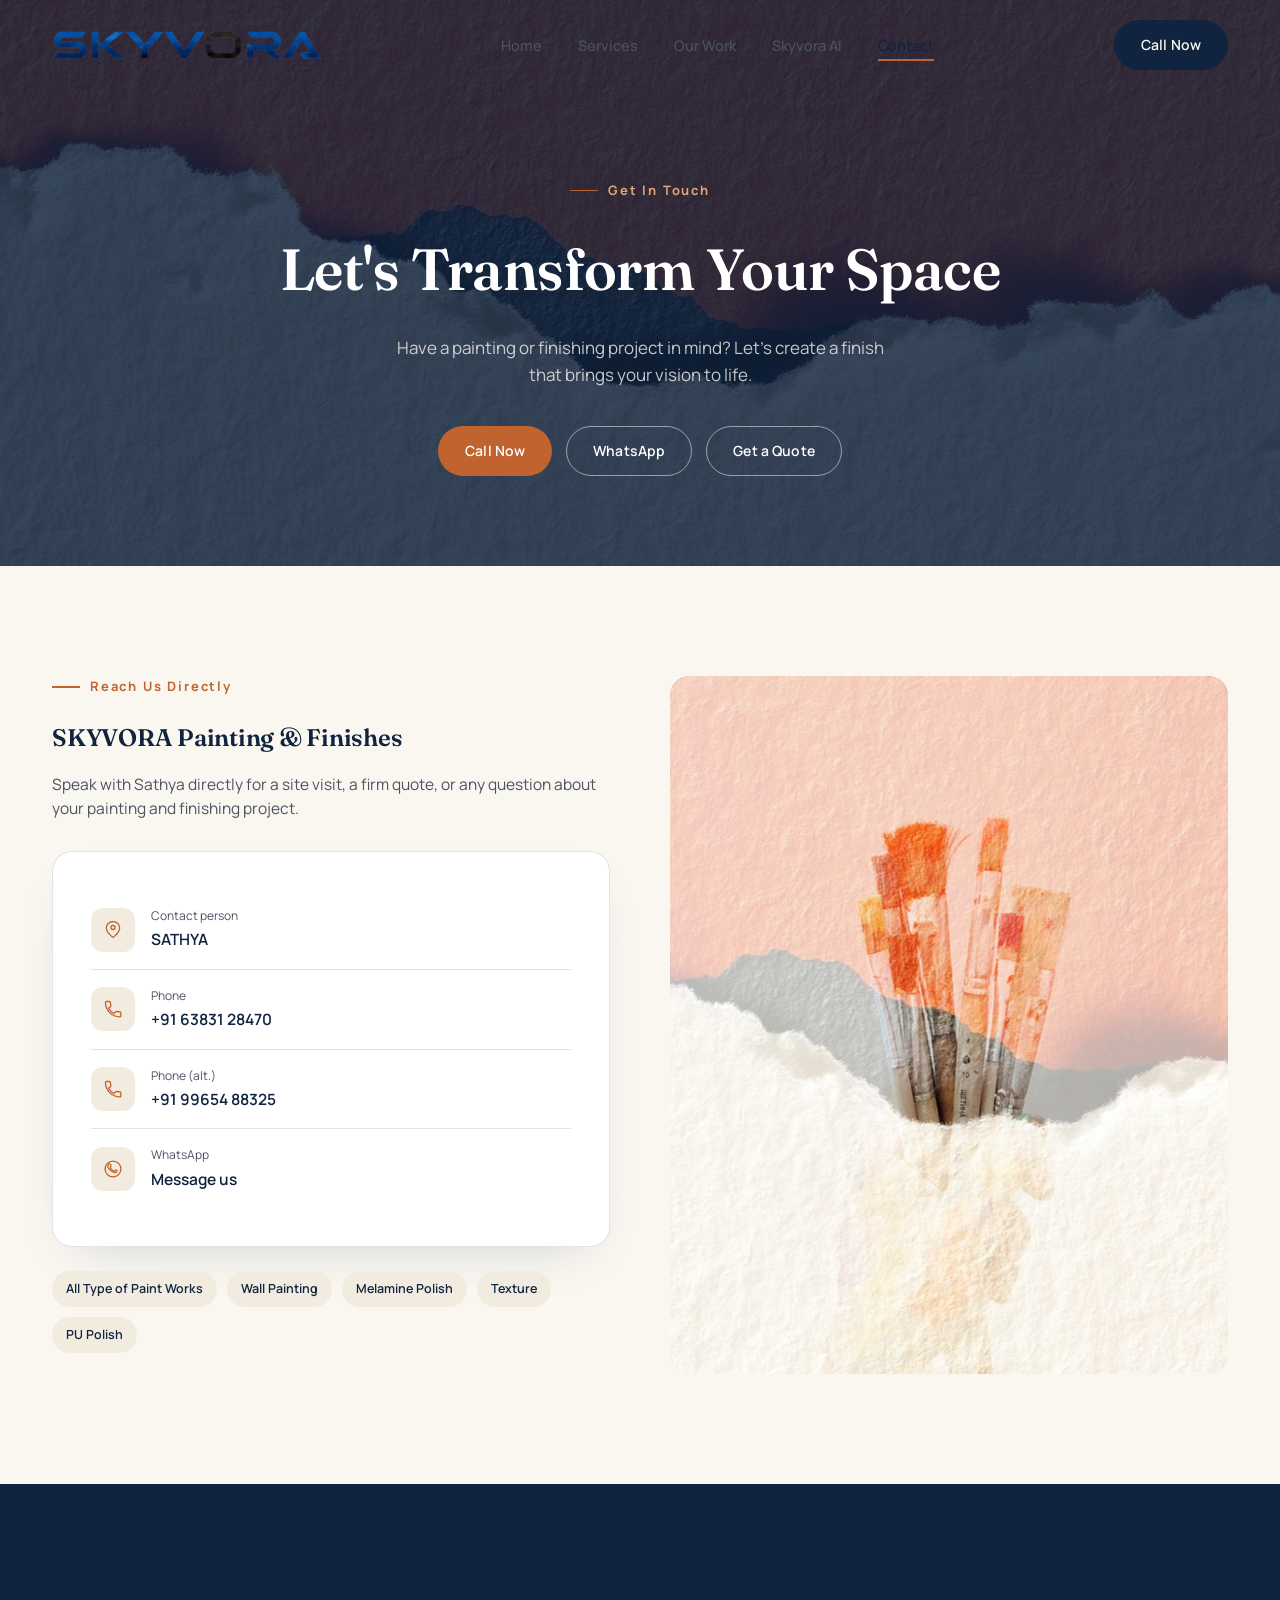
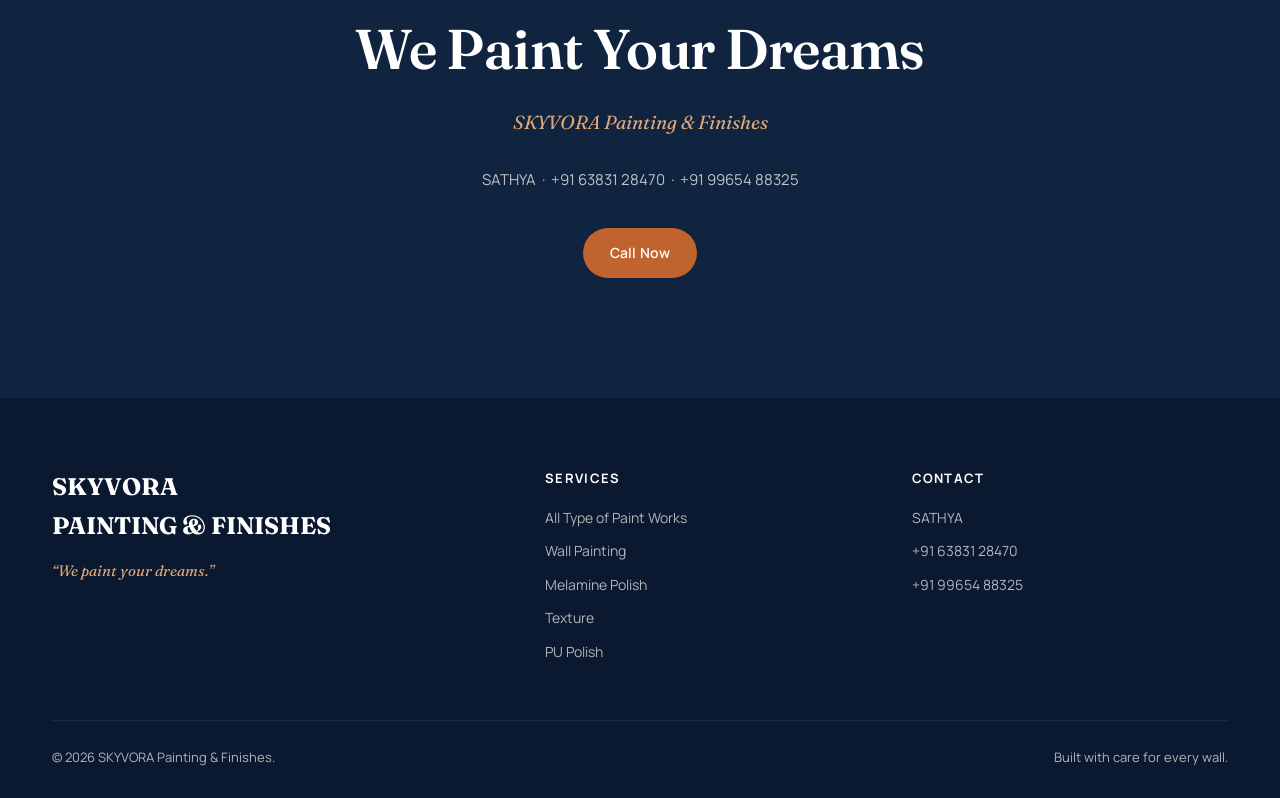
<file: contact.html>
<!DOCTYPE html>
<html lang="en">
<head>
<meta charset="UTF-8">
<meta name="viewport" content="width=device-width, initial-scale=1.0">
<title>Contact | SKYVORA Painting & Finishes</title>
<meta name="description" content="Get in touch with SKYVORA Painting & Finishes — call or WhatsApp SATHYA for wall painting, texture, melamine polish and PU polish work.">
<link rel="preconnect" href="https://fonts.googleapis.com">
<link rel="preconnect" href="https://fonts.gstatic.com" crossorigin>
<link href="https://fonts.googleapis.com/css2?family=Fraunces:ital,wght@0,500;0,600;0,700;1,500;1,600&family=Manrope:wght@400;500;600;700;800&display=swap" rel="stylesheet">
<link rel="stylesheet" href="css/style.css">
</head>
<body>

<header class="nav scrolled">
  <div class="container nav-inner">
    <a href="index.html" class="brand"><img src="assets/images/skyvora-logo.png" alt="SKYVORA Painting &amp; Finishes" class="brand-logo"></a>
    <nav class="nav-links">
      <a href="index.html">Home</a>
      <a href="services.html">Services</a>
      <a href="index.html#work">Our Work</a>
      <a href="ai-painter.html">Skyvora AI</a>
      <a href="contact.html" class="active">Contact</a>
    </nav>
    <div class="nav-cta">
      <a href="tel:+916383128470" class="btn btn-primary">Call Now</a>
      <button id="hamburger" class="hamburger" aria-label="Open menu"><span></span><span></span><span></span></button>
    </div>
  </div>
</header>

<div id="mobileMenu" class="mobile-menu">
  <div class="mobile-menu-top">
    <a href="index.html" class="brand"><img src="assets/images/skyvora-logo.png" alt="SKYVORA Painting &amp; Finishes" class="brand-logo"></a>
    <button id="closeMenu" class="close-x" aria-label="Close menu">&times;</button>
  </div>
  <a href="index.html">Home</a>
  <a href="services.html">Services</a>
  <a href="index.html#work">Our Work</a>
  <a href="ai-painter.html">Skyvora AI</a>
  <a href="contact.html">Contact</a>
  <a href="tel:+916383128470" class="btn btn-primary">Call Now</a>
</div>

<section class="contact-hero">
  <div class="contact-hero-bg"><img src="assets/images/contact-texture.jpg" alt=""></div>
  <div class="container contact-hero-inner">
    <div class="eyebrow reveal in" style="justify-content:center; color:var(--orange-soft);">Get In Touch</div>
    <h1 class="reveal in">Let's Transform Your Space</h1>
    <p class="reveal in reveal-d1">Have a painting or finishing project in mind? Let's create a finish that brings your vision to life.</p>
    <div class="contact-actions reveal in reveal-d2">
      <a href="tel:+916383128470" class="btn btn-orange">Call Now</a>
      <a href="https://wa.me/916383128470" target="_blank" rel="noopener" class="btn btn-outline-light">WhatsApp</a>
      <a href="#quote" class="btn btn-outline-light">Get a Quote</a>
    </div>
  </div>
</section>

<section class="section" id="quote">
  <div class="container contact-grid">
    <div class="reveal">
      <div class="eyebrow">Reach Us Directly</div>
      <h2>SKYVORA Painting &amp; Finishes</h2>
      <p style="color:var(--ink-soft); margin-top:14px; font-size:15.5px;">Speak with Sathya directly for a site visit, a firm quote, or any question about your painting and finishing project.</p>

      <div class="contact-card" style="margin-top:30px;">
        <div class="contact-row">
          <div class="contact-icon">
            <svg width="20" height="20" viewBox="0 0 24 24" fill="none"><path d="M12 21C12 21 20 14.5 20 9.5C20 5.36 16.64 2 12.5 2C11.6 2 10.74 2.17 9.95 2.48M12 21C12 21 4 14.5 4 9.5C4 5.36 7.36 2 11.5 2M12 21V21" stroke="currentColor" stroke-width="1.6"/><circle cx="12" cy="9" r="2.4" stroke="currentColor" stroke-width="1.6"/></svg>
          </div>
          <div>
            <span class="lbl">Contact person</span>
            <span class="val">SATHYA</span>
          </div>
        </div>
        <div class="contact-row">
          <div class="contact-icon">
            <svg width="20" height="20" viewBox="0 0 24 24" fill="none"><path d="M6.6 10.8C8 13.6 10.4 16 13.2 17.4L15.4 15.2C15.7 14.9 16.1 14.8 16.5 14.9C17.7 15.3 19 15.5 20.3 15.5C20.9 15.5 21.4 16 21.4 16.6V20.3C21.4 20.9 20.9 21.4 20.3 21.4C10.7 21.4 3 13.7 3 4.1C3 3.5 3.5 3 4.1 3H7.8C8.4 3 8.9 3.5 8.9 4.1C8.9 5.4 9.1 6.7 9.5 7.9C9.6 8.3 9.5 8.7 9.2 9L6.6 10.8Z" stroke="currentColor" stroke-width="1.6" stroke-linejoin="round"/></svg>
          </div>
          <div>
            <span class="lbl">Phone</span>
            <a href="tel:+916383128470">+91 63831 28470</a>
          </div>
        </div>
        <div class="contact-row">
          <div class="contact-icon">
            <svg width="20" height="20" viewBox="0 0 24 24" fill="none"><path d="M6.6 10.8C8 13.6 10.4 16 13.2 17.4L15.4 15.2C15.7 14.9 16.1 14.8 16.5 14.9C17.7 15.3 19 15.5 20.3 15.5C20.9 15.5 21.4 16 21.4 16.6V20.3C21.4 20.9 20.9 21.4 20.3 21.4C10.7 21.4 3 13.7 3 4.1C3 3.5 3.5 3 4.1 3H7.8C8.4 3 8.9 3.5 8.9 4.1C8.9 5.4 9.1 6.7 9.5 7.9C9.6 8.3 9.5 8.7 9.2 9L6.6 10.8Z" stroke="currentColor" stroke-width="1.6" stroke-linejoin="round"/></svg>
          </div>
          <div>
            <span class="lbl">Phone (alt.)</span>
            <a href="tel:+919965488325">+91 99654 88325</a>
          </div>
        </div>
        <div class="contact-row">
          <div class="contact-icon">
            <svg width="20" height="20" viewBox="0 0 24 24" fill="none"><path d="M17.6 14.2C17.3 14.05 15.8 13.3 15.55 13.2C15.3 13.1 15.1 13.05 14.9 13.35C14.7 13.65 14.15 14.3 14 14.5C13.85 14.65 13.7 14.7 13.4 14.55C12.3 14.05 11.25 13.35 10.35 12.4C9.55 11.6 9 10.7 8.8 10.4C8.65 10.1 8.8 9.95 8.95 9.8C9.1 9.65 9.25 9.45 9.4 9.3C9.5 9.15 9.55 9 9.6 8.85C9.65 8.7 9.6 8.55 9.55 8.4C9.5 8.25 9 6.9 8.75 6.35C8.55 5.8 8.3 5.9 8.15 5.9C8 5.9 7.8 5.9 7.6 5.9C7.4 5.9 7.05 5.95 6.8 6.25C6.55 6.55 5.8 7.25 5.8 8.6C5.8 9.95 6.85 11.25 7 11.4C7.15 11.6 9 14.5 11.85 15.65C13.95 16.5 14.4 16.3 14.9 16.25C15.4 16.2 16.4 15.65 16.6 15.05C16.8 14.45 16.8 13.95 16.75 13.85C16.65 13.7 16.45 13.65 16.15 13.5" stroke="currentColor" stroke-width="1.5"/><circle cx="12" cy="12" r="9.5" stroke="currentColor" stroke-width="1.6"/></svg>
          </div>
          <div>
            <span class="lbl">WhatsApp</span>
            <a href="https://wa.me/916383128470" target="_blank" rel="noopener">Message us</a>
          </div>
        </div>
      </div>

      <div class="service-tags">
        <span>All Type of Paint Works</span>
        <span>Wall Painting</span>
        <span>Melamine Polish</span>
        <span>Texture</span>
        <span>PU Polish</span>
      </div>
    </div>

    <div class="texture-frame reveal reveal-d2">
      <img src="assets/images/contact-texture.jpg" alt="Warm orange and beige textured finish, echoing SKYVORA's brand palette">
      <img class="tf-overlay" src="assets/images/contact-brush.jpg" alt="Hand holding paint-splattered brushes">
    </div>
  </div>
</section>

<section class="final-cta">
  <div class="container reveal">
    <h2>We Paint Your Dreams</h2>
    <div class="fc-sub">SKYVORA Painting &amp; Finishes</div>
    <div class="fc-contact">SATHYA &nbsp;&middot;&nbsp; +91 63831 28470 &nbsp;&middot;&nbsp; +91 99654 88325</div>
    <a href="tel:+916383128470" class="btn btn-orange">Call Now</a>
  </div>
</section>

<footer class="footer">
  <div class="container">
    <div class="footer-grid">
      <div>
        <div class="footer-brand">SKYVORA<br>PAINTING &amp; FINISHES</div>
        <div class="footer-tag">&ldquo;We paint your dreams.&rdquo;</div>
      </div>
      <div>
        <h4>SERVICES</h4>
        <ul>
          <li><a href="services.html">All Type of Paint Works</a></li>
          <li><a href="services.html">Wall Painting</a></li>
          <li><a href="services.html">Melamine Polish</a></li>
          <li><a href="services.html">Texture</a></li>
          <li><a href="services.html">PU Polish</a></li>
        </ul>
      </div>
      <div>
        <h4>CONTACT</h4>
        <ul>
          <li>SATHYA</li>
          <li><a href="tel:+916383128470">+91 63831 28470</a></li>
          <li><a href="tel:+919965488325">+91 99654 88325</a></li>
        </ul>
      </div>
    </div>
    <div class="footer-bottom">
      <span>&copy; 2026 SKYVORA Painting &amp; Finishes.</span>
      <span>Built with care for every wall.</span>
    </div>
  </div>
</footer>

<script src="js/main.js"></script>
</body>
</html>
</file>
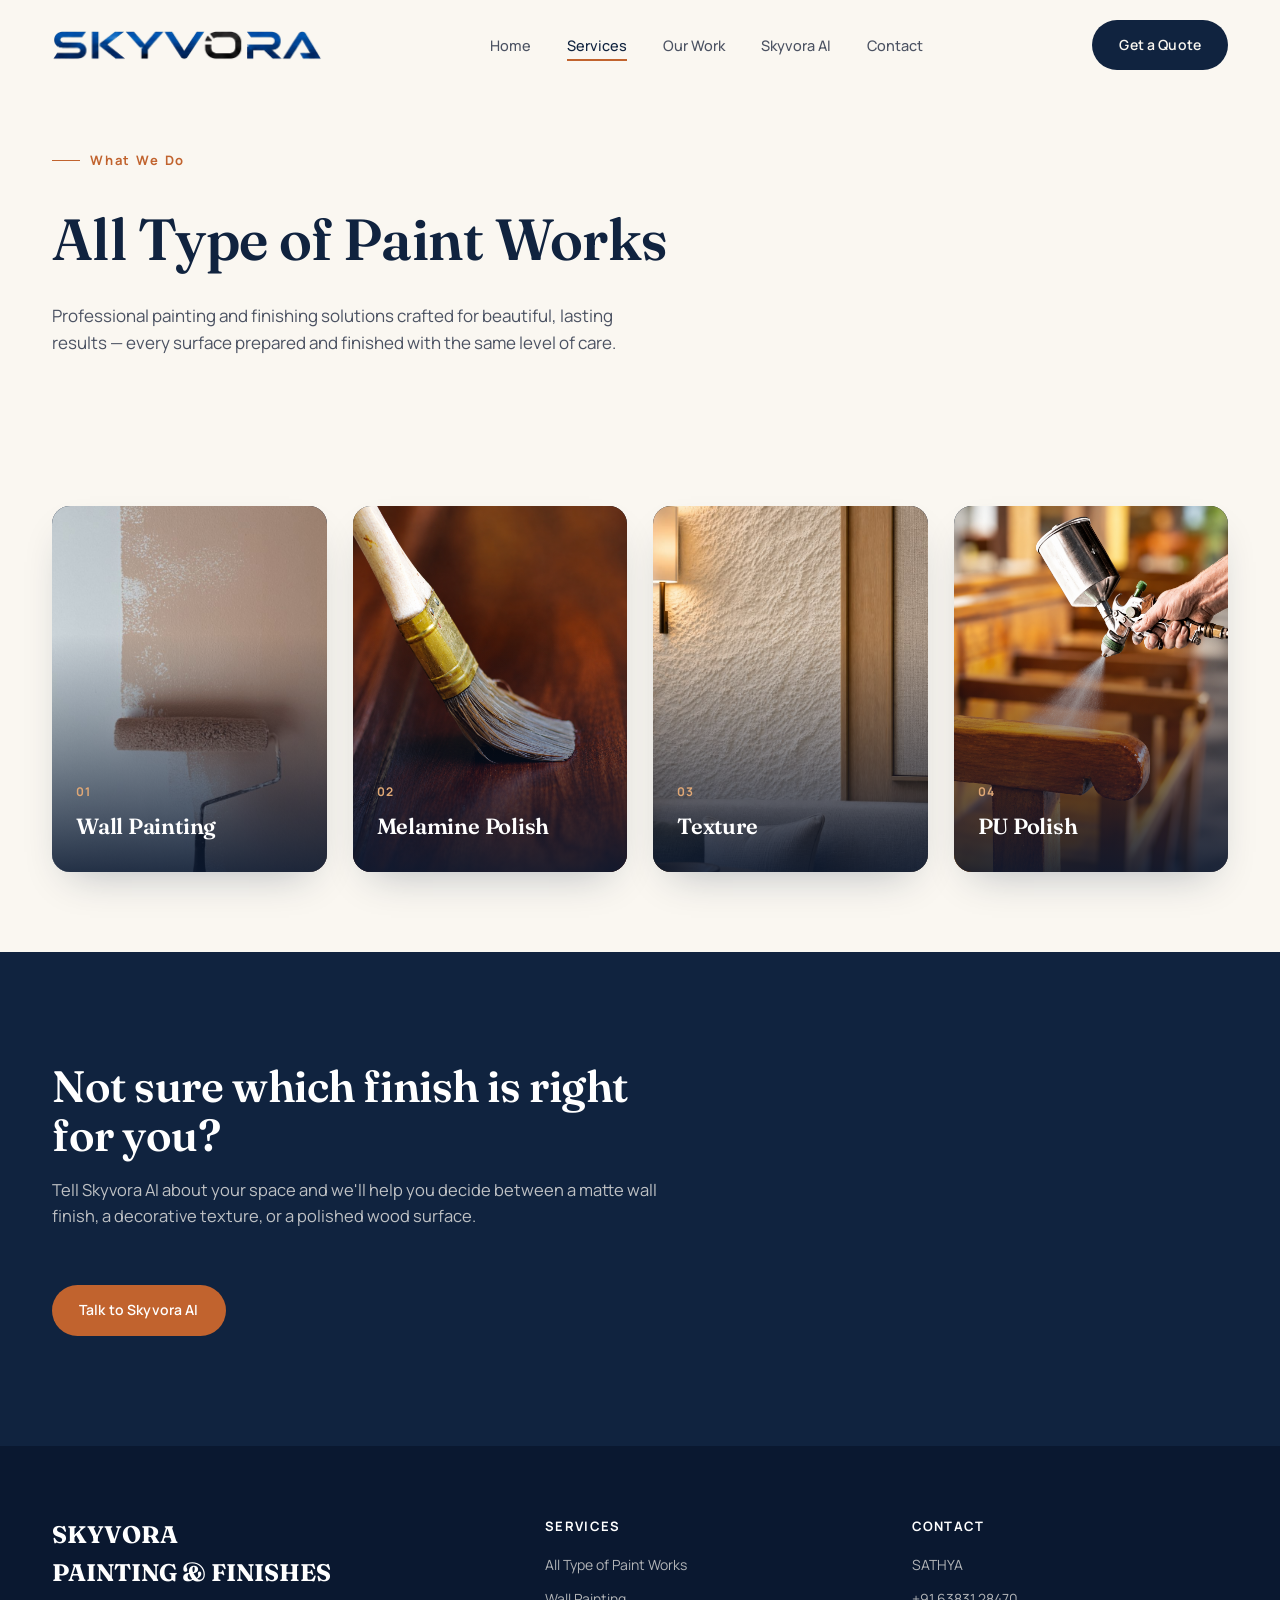
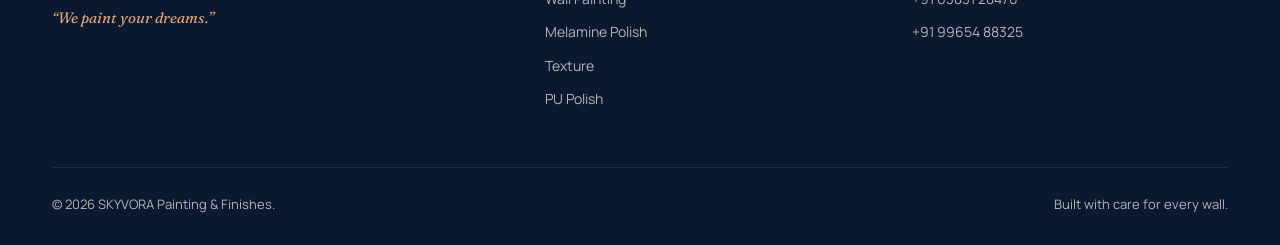
<file: services.html>
<!DOCTYPE html>
<html lang="en">
<head>
<meta charset="UTF-8">
<meta name="viewport" content="width=device-width, initial-scale=1.0">
<title>Services | SKYVORA Painting & Finishes</title>
<meta name="description" content="Wall painting, melamine polish, texture and PU polish — professional painting and finishing services by SKYVORA.">
<link rel="preconnect" href="https://fonts.googleapis.com">
<link rel="preconnect" href="https://fonts.gstatic.com" crossorigin>
<link href="https://fonts.googleapis.com/css2?family=Fraunces:ital,wght@0,500;0,600;0,700;1,500;1,600&family=Manrope:wght@400;500;600;700;800&display=swap" rel="stylesheet">
<link rel="stylesheet" href="css/style.css">
</head>
<body>

<header class="nav scrolled">
  <div class="container nav-inner">
    <a href="index.html" class="brand"><img src="assets/images/skyvora-logo.png" alt="SKYVORA Painting &amp; Finishes" class="brand-logo"></a>
    <nav class="nav-links">
      <a href="index.html">Home</a>
      <a href="services.html" class="active">Services</a>
      <a href="index.html#work">Our Work</a>
      <a href="ai-painter.html">Skyvora AI</a>
      <a href="contact.html">Contact</a>
    </nav>
    <div class="nav-cta">
      <a href="contact.html" class="btn btn-primary">Get a Quote</a>
      <button id="hamburger" class="hamburger" aria-label="Open menu"><span></span><span></span><span></span></button>
    </div>
  </div>
</header>

<div id="mobileMenu" class="mobile-menu">
  <div class="mobile-menu-top">
    <a href="index.html" class="brand"><img src="assets/images/skyvora-logo.png" alt="SKYVORA Painting &amp; Finishes" class="brand-logo"></a>
    <button id="closeMenu" class="close-x" aria-label="Close menu">&times;</button>
  </div>
  <a href="index.html">Home</a>
  <a href="services.html">Services</a>
  <a href="index.html#work">Our Work</a>
  <a href="ai-painter.html">Skyvora AI</a>
  <a href="contact.html">Contact</a>
  <a href="contact.html" class="btn btn-primary">Get a Quote</a>
</div>

<section class="page-hero">
  <div class="container">
    <div class="eyebrow reveal in">What We Do</div>
    <h1 class="reveal in">All Type of Paint Works</h1>
    <p class="reveal in reveal-d1">Professional painting and finishing solutions crafted for beautiful, lasting results — every surface prepared and finished with the same level of care.</p>
  </div>
</section>

<section class="section-tight">
  <div class="container">
    <div class="services-grid">
      <div class="service-card reveal">
        <img src="assets/images/wall-painting.jpg" alt="Wall painting with a roller on a peach coloured wall">
        <div class="service-card-overlay"></div>
        <div class="service-card-text">
          <div class="service-num">01</div>
          <h3>Wall Painting</h3>
          <p>Professional interior and exterior wall painting with careful surface preparation and smooth finishing.</p>
        </div>
      </div>
      <div class="service-card reveal reveal-d1">
        <img src="assets/images/melamine-polish.png" alt="Melamine polish brush finishing dark polished wood">
        <div class="service-card-overlay"></div>
        <div class="service-card-text">
          <div class="service-num">02</div>
          <h3>Melamine Polish</h3>
          <p>Premium melamine polishing for wooden surfaces, delivering a smooth and refined finish.</p>
        </div>
      </div>
      <div class="service-card reveal reveal-d2">
        <img src="assets/images/texture.jpg" alt="Decorative textured wall finish in warm neutral tones">
        <div class="service-card-overlay"></div>
        <div class="service-card-text">
          <div class="service-num">03</div>
          <h3>Texture</h3>
          <p>Decorative wall textures designed to add depth, character and visual elegance to interiors.</p>
        </div>
      </div>
      <div class="service-card reveal reveal-d3">
        <img src="assets/images/pu-polish.png" alt="PU polish being spray applied to a wooden railing">
        <div class="service-card-overlay"></div>
        <div class="service-card-text">
          <div class="service-num">04</div>
          <h3>PU Polish</h3>
          <p>High-quality PU finishing for a durable, smooth and premium surface appearance.</p>
        </div>
      </div>
    </div>
  </div>
</section>

<section class="section section-navy">
  <div class="container">
    <div class="section-head reveal">
      <h2>Not sure which finish is right for you?</h2>
      <p>Tell Skyvora AI about your space and we'll help you decide between a matte wall finish, a decorative texture, or a polished wood surface.</p>
    </div>
    <a href="ai-painter.html" class="btn btn-orange reveal reveal-d1">Talk to Skyvora AI</a>
  </div>
</section>

<footer class="footer">
  <div class="container">
    <div class="footer-grid">
      <div>
        <div class="footer-brand">SKYVORA<br>PAINTING &amp; FINISHES</div>
        <div class="footer-tag">&ldquo;We paint your dreams.&rdquo;</div>
      </div>
      <div>
        <h4>SERVICES</h4>
        <ul>
          <li><a href="services.html">All Type of Paint Works</a></li>
          <li><a href="services.html">Wall Painting</a></li>
          <li><a href="services.html">Melamine Polish</a></li>
          <li><a href="services.html">Texture</a></li>
          <li><a href="services.html">PU Polish</a></li>
        </ul>
      </div>
      <div>
        <h4>CONTACT</h4>
        <ul>
          <li>SATHYA</li>
          <li><a href="tel:+916383128470">+91 63831 28470</a></li>
          <li><a href="tel:+919965488325">+91 99654 88325</a></li>
        </ul>
      </div>
    </div>
    <div class="footer-bottom">
      <span>&copy; 2026 SKYVORA Painting &amp; Finishes.</span>
      <span>Built with care for every wall.</span>
    </div>
  </div>
</footer>

<script src="js/main.js"></script>
</body>
</html>
</file>
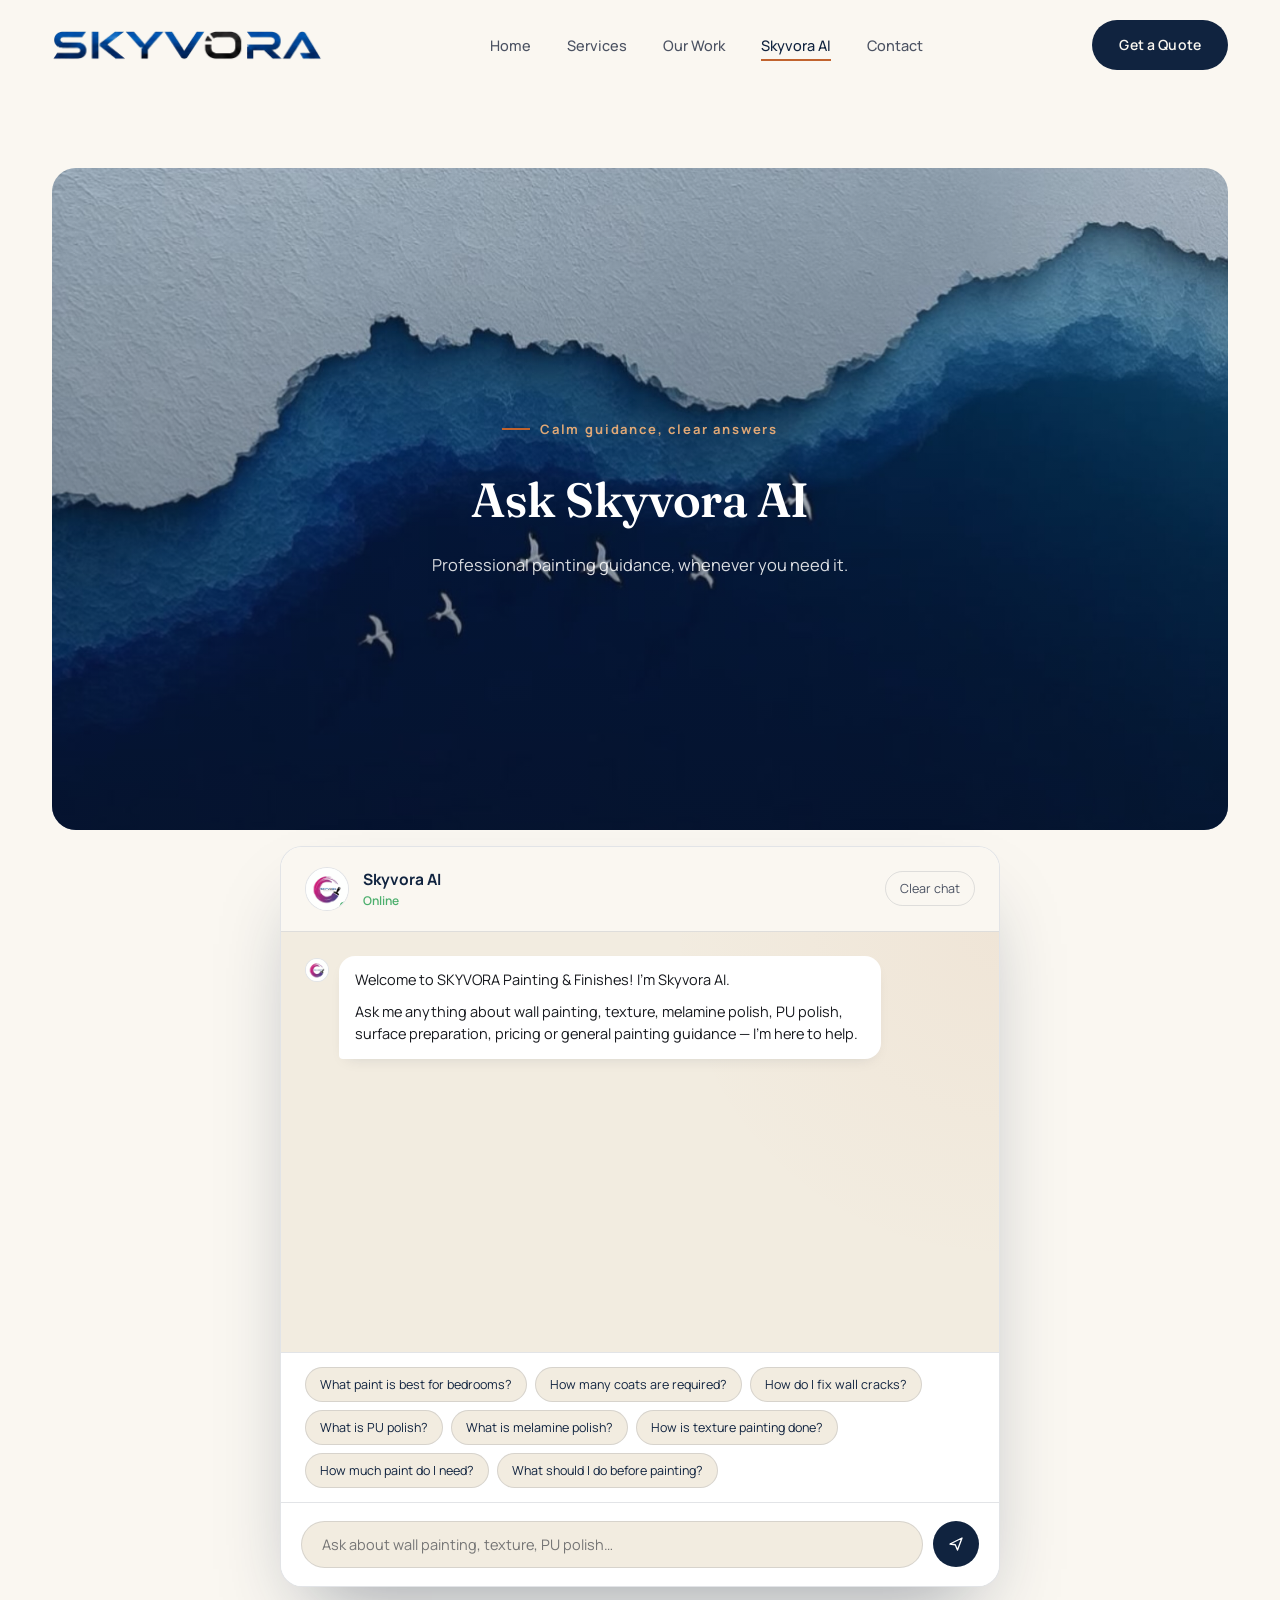
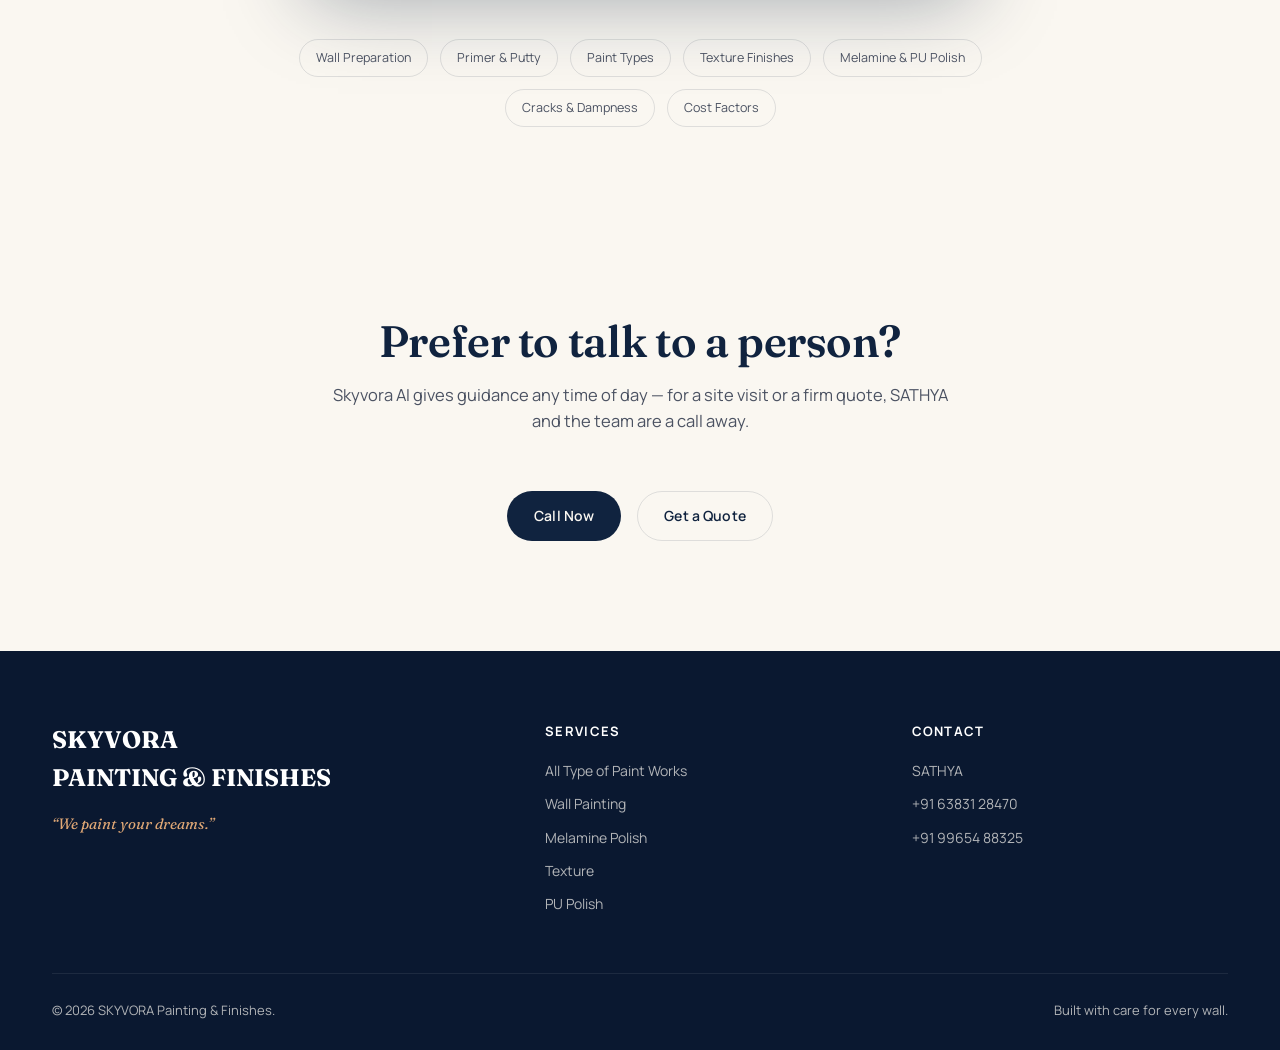
<file: skyvora-website/ai-painter.html>
<!DOCTYPE html>
<html lang="en">
<head>
<meta charset="UTF-8">
<meta name="viewport" content="width=device-width, initial-scale=1.0">
<title>Skyvora AI | SKYVORA Painting & Finishes</title>
<meta name="description" content="Chat with Skyvora AI for professional guidance on wall painting, texture, melamine polish, PU polish and surface preparation.">
<link rel="preconnect" href="https://fonts.googleapis.com">
<link rel="preconnect" href="https://fonts.gstatic.com" crossorigin>
<link href="https://fonts.googleapis.com/css2?family=Fraunces:ital,wght@0,500;0,600;0,700;1,500;1,600&family=Manrope:wght@400;500;600;700;800&display=swap" rel="stylesheet">
<link rel="stylesheet" href="css/style.css">
</head>
<body>

<header class="nav scrolled">
  <div class="container nav-inner">
    <a href="index.html" class="brand"><img src="assets/images/skyvora-logo.png" alt="SKYVORA Painting &amp; Finishes" class="brand-logo"></a>
    <nav class="nav-links">
      <a href="index.html">Home</a>
      <a href="services.html">Services</a>
      <a href="index.html#work">Our Work</a>
      <a href="ai-painter.html" class="active">Skyvora AI</a>
      <a href="contact.html">Contact</a>
    </nav>
    <div class="nav-cta">
      <a href="contact.html" class="btn btn-primary">Get a Quote</a>
      <button id="hamburger" class="hamburger" aria-label="Open menu"><span></span><span></span><span></span></button>
    </div>
  </div>
</header>

<div id="mobileMenu" class="mobile-menu">
  <div class="mobile-menu-top">
    <a href="index.html" class="brand"><img src="assets/images/skyvora-logo.png" alt="SKYVORA Painting &amp; Finishes" class="brand-logo"></a>
    <button id="closeMenu" class="close-x" aria-label="Close menu">&times;</button>
  </div>
  <a href="index.html">Home</a>
  <a href="services.html">Services</a>
  <a href="index.html#work">Our Work</a>
  <a href="ai-painter.html">Skyvora AI</a>
  <a href="contact.html">Contact</a>
  <a href="contact.html" class="btn btn-primary">Get a Quote</a>
</div>

<section class="hero" style="padding-bottom:0;">
  <div class="container">
    <div class="ocean-hero reveal in">
      <img src="assets/images/sea-birds.jpg" alt="Calm deep blue ocean with birds flying above the waves">
      <div class="ocean-hero-overlay">
        <div class="eyebrow" style="color:var(--orange-soft);">Calm guidance, clear answers</div>
        <h2>Ask Skyvora AI</h2>
        <p>Professional painting guidance, whenever you need it.</p>
      </div>
    </div>
  </div>
</section>

<section class="section-tight">
  <div class="chat-wrap">
    <div class="chat-card reveal in">
      <div class="chat-head">
                <div class="chat-avatar"><img src="assets/images/skyvora-mark.jpg" alt="SKYVORA"></div>
        <div>
          <div class="chat-name">Skyvora AI</div>
          <div class="chat-status">Online</div>
        </div>
        <button id="chatClear" class="chat-clear">Clear chat</button>
      </div>
      <div id="chatBody" class="chat-body"></div>
      <div id="suggestedQuestions" class="suggested"></div>
      <form id="chatForm" class="chat-input-row">
        <input id="chatInput" type="text" placeholder="Ask about wall painting, texture, PU polish…" autocomplete="off">
        <button type="submit" class="send-btn" aria-label="Send message">
          <svg width="18" height="18" viewBox="0 0 24 24" fill="none"><path d="M4 12L20 4L14 20L11 13L4 12Z" stroke="currentColor" stroke-width="1.8" stroke-linejoin="round"/></svg>
        </button>
      </form>
    </div>

    <div class="knowledge-strip reveal">
      <span class="knowledge-pill">Wall Preparation</span>
      <span class="knowledge-pill">Primer &amp; Putty</span>
      <span class="knowledge-pill">Paint Types</span>
      <span class="knowledge-pill">Texture Finishes</span>
      <span class="knowledge-pill">Melamine &amp; PU Polish</span>
      <span class="knowledge-pill">Cracks &amp; Dampness</span>
      <span class="knowledge-pill">Cost Factors</span>
    </div>
  </div>
</section>

<section class="section">
  <div class="container">
    <div class="section-head center reveal" style="text-align:center;">
      <h2>Prefer to talk to a person?</h2>
      <p>Skyvora AI gives guidance any time of day — for a site visit or a firm quote, SATHYA and the team are a call away.</p>
    </div>
    <div style="display:flex; justify-content:center; gap:16px; flex-wrap:wrap;" class="reveal reveal-d1">
      <a href="tel:+916383128470" class="btn btn-primary">Call Now</a>
      <a href="contact.html" class="btn btn-ghost">Get a Quote</a>
    </div>
  </div>
</section>

<footer class="footer">
  <div class="container">
    <div class="footer-grid">
      <div>
        <div class="footer-brand">SKYVORA<br>PAINTING &amp; FINISHES</div>
        <div class="footer-tag">&ldquo;We paint your dreams.&rdquo;</div>
      </div>
      <div>
        <h4>SERVICES</h4>
        <ul>
          <li><a href="services.html">All Type of Paint Works</a></li>
          <li><a href="services.html">Wall Painting</a></li>
          <li><a href="services.html">Melamine Polish</a></li>
          <li><a href="services.html">Texture</a></li>
          <li><a href="services.html">PU Polish</a></li>
        </ul>
      </div>
      <div>
        <h4>CONTACT</h4>
        <ul>
          <li>SATHYA</li>
          <li><a href="tel:+916383128470">+91 63831 28470</a></li>
          <li><a href="tel:+919965488325">+91 99654 88325</a></li>
        </ul>
      </div>
    </div>
    <div class="footer-bottom">
      <span>&copy; 2026 SKYVORA Painting &amp; Finishes.</span>
      <span>Built with care for every wall.</span>
    </div>
  </div>
</footer>

<script src="js/paintingKnowledge.js"></script>
<script src="js/chatbot.js"></script>
<script src="js/main.js"></script>
</body>
</html>
</file>
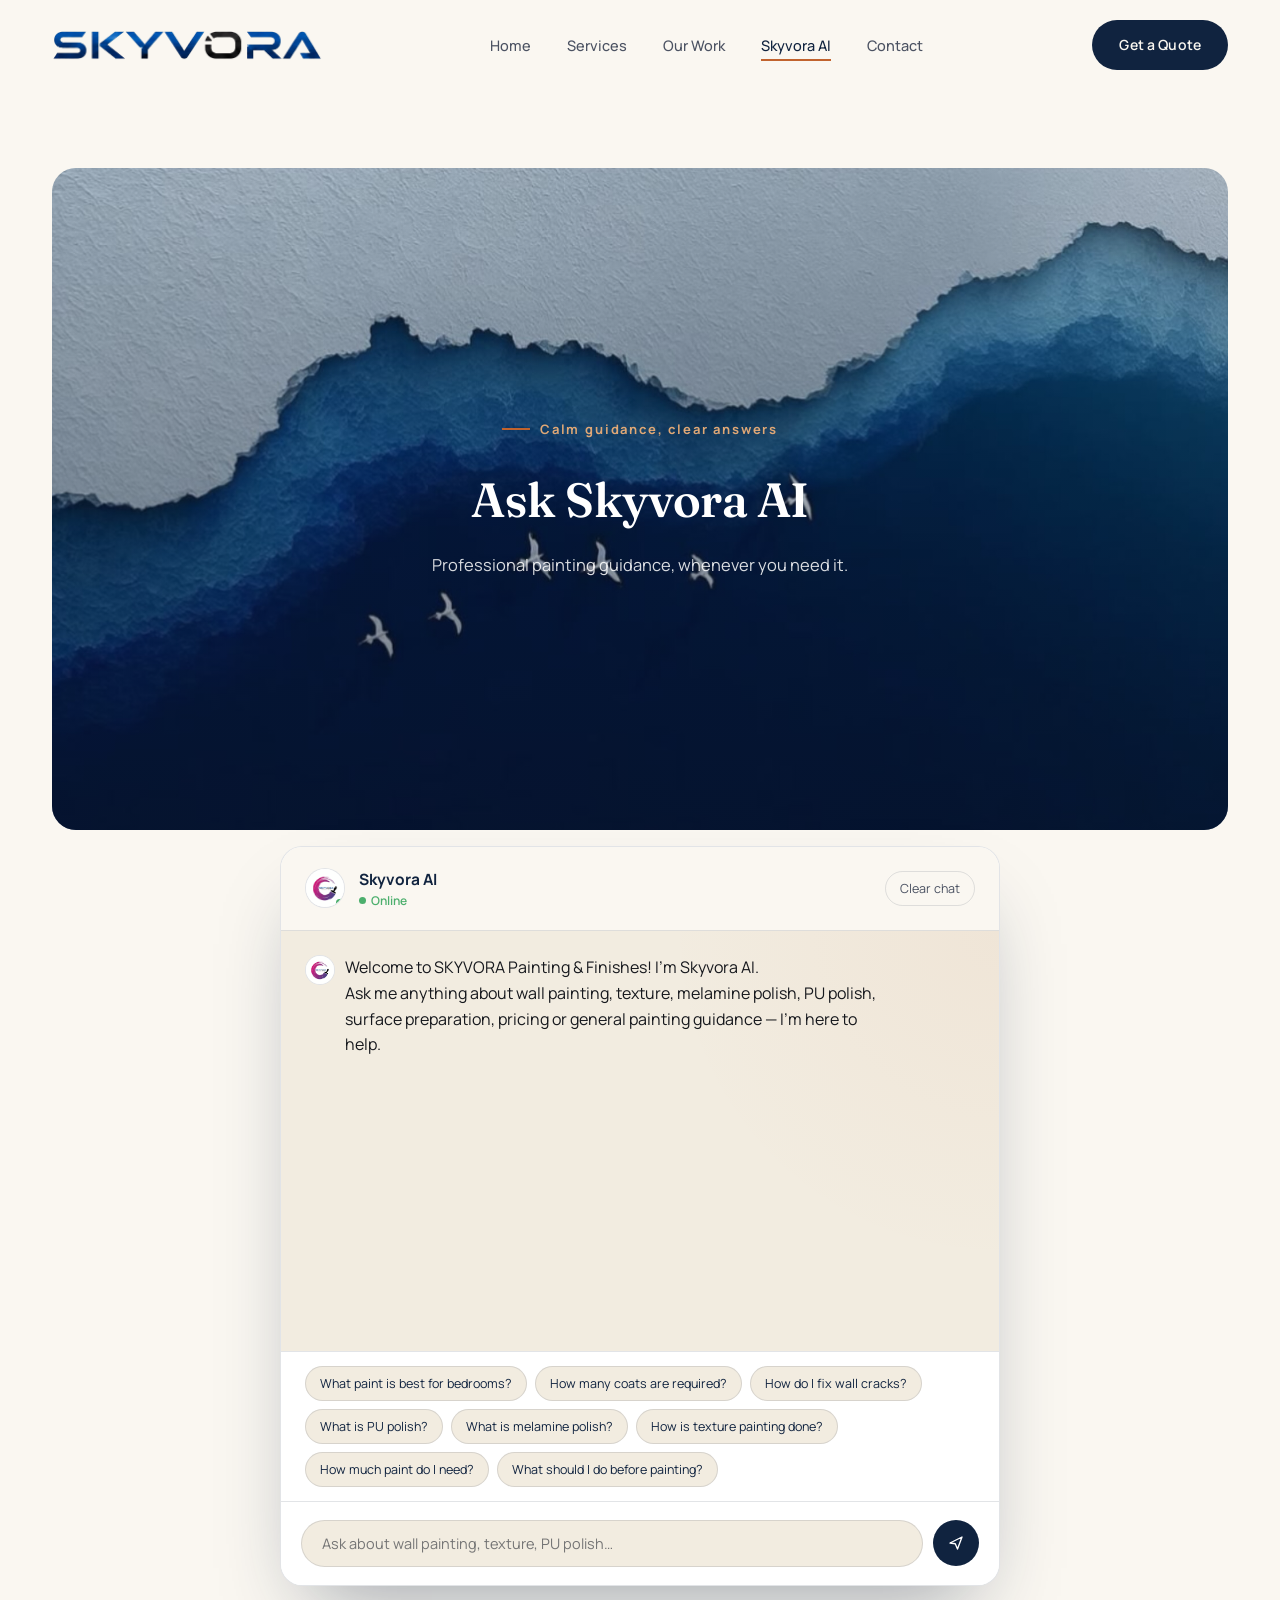
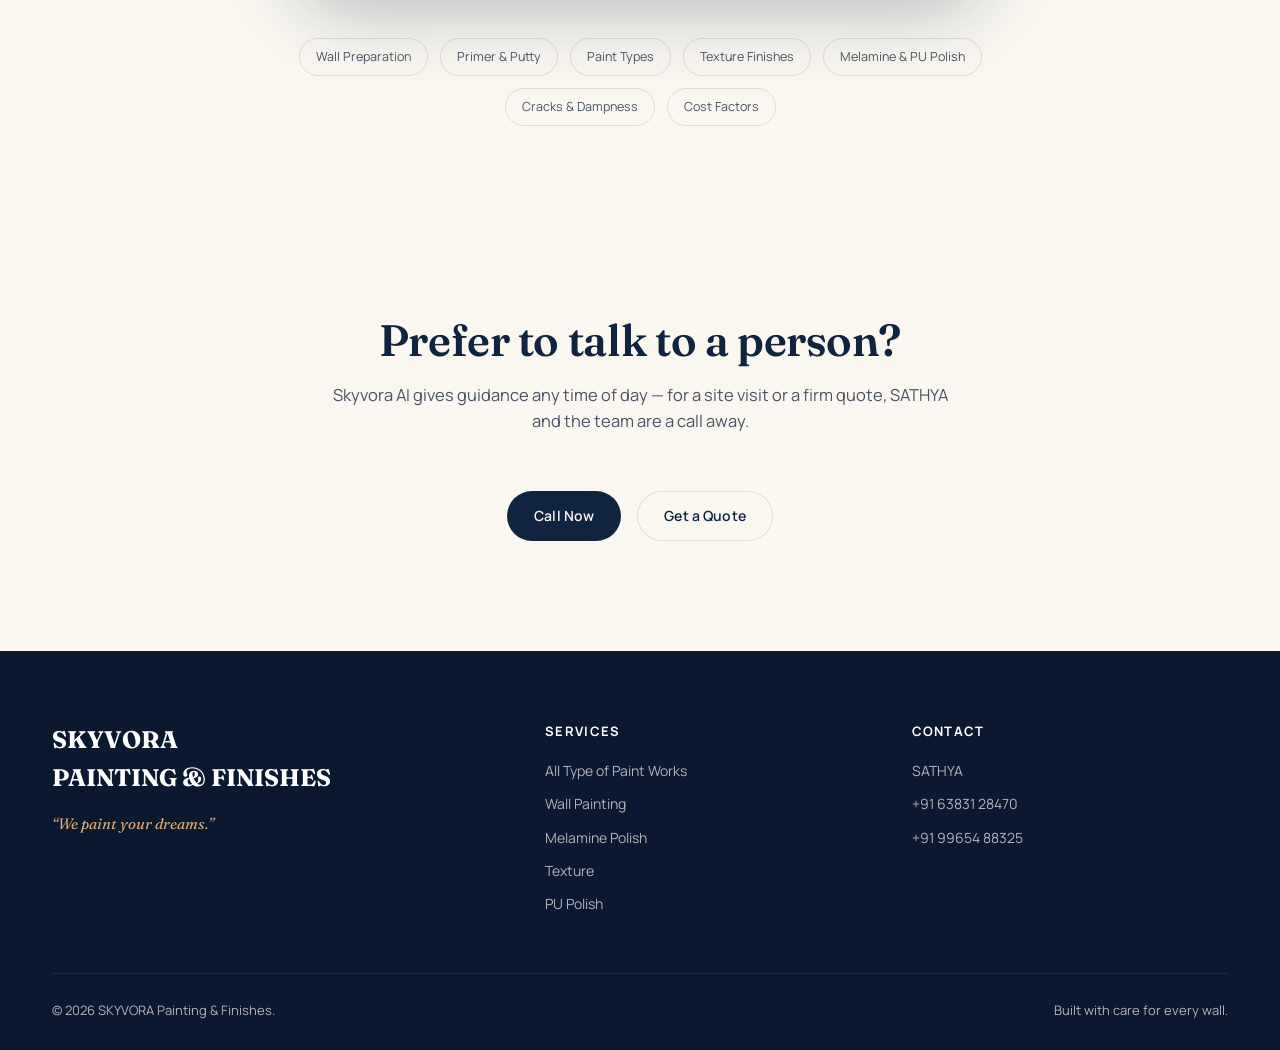
<file: skyvora-website-updated/skyvora-website/ai-painter.html>
<!DOCTYPE html>
<html lang="en">
<head>
<meta charset="UTF-8">
<meta name="viewport" content="width=device-width, initial-scale=1.0">
<title>Skyvora AI | SKYVORA Painting & Finishes</title>
<meta name="description" content="Chat with Skyvora AI for professional guidance on wall painting, texture, melamine polish, PU polish and surface preparation.">
<link rel="preconnect" href="https://fonts.googleapis.com">
<link rel="preconnect" href="https://fonts.gstatic.com" crossorigin>
<link href="https://fonts.googleapis.com/css2?family=Fraunces:ital,wght@0,500;0,600;0,700;1,500;1,600&family=Manrope:wght@400;500;600;700;800&display=swap" rel="stylesheet">
<link rel="stylesheet" href="css/style.css">
</head>
<body>

<header class="nav scrolled">
  <div class="container nav-inner">
    <a href="index.html" class="brand"><img src="assets/images/skyvora-logo.png" alt="SKYVORA Painting &amp; Finishes" class="brand-logo"></a>
    <nav class="nav-links">
      <a href="index.html">Home</a>
      <a href="services.html">Services</a>
      <a href="index.html#work">Our Work</a>
      <a href="ai-painter.html" class="active">Skyvora AI</a>
      <a href="contact.html">Contact</a>
    </nav>
    <div class="nav-cta">
      <a href="contact.html" class="btn btn-primary">Get a Quote</a>
      <button id="hamburger" class="hamburger" aria-label="Open menu"><span></span><span></span><span></span></button>
    </div>
  </div>
</header>

<div id="mobileMenu" class="mobile-menu">
  <div class="mobile-menu-top">
    <a href="index.html" class="brand"><img src="assets/images/skyvora-logo.png" alt="SKYVORA Painting &amp; Finishes" class="brand-logo"></a>
    <button id="closeMenu" class="close-x" aria-label="Close menu">&times;</button>
  </div>
  <a href="index.html">Home</a>
  <a href="services.html">Services</a>
  <a href="index.html#work">Our Work</a>
  <a href="ai-painter.html">Skyvora AI</a>
  <a href="contact.html">Contact</a>
  <a href="contact.html" class="btn btn-primary">Get a Quote</a>
</div>

<section class="hero" style="padding-bottom:0;">
  <div class="container">
    <div class="ocean-hero reveal in">
      <img src="assets/images/sea-birds.jpg" alt="Calm deep blue ocean with birds flying above the waves">
      <div class="ocean-hero-overlay">
        <div class="eyebrow" style="color:var(--orange-soft);">Calm guidance, clear answers</div>
        <h2>Ask Skyvora AI</h2>
        <p>Professional painting guidance, whenever you need it.</p>
      </div>
    </div>
  </div>
</section>

<section class="section-tight">
  <div class="chat-wrap">
    <div class="chat-card reveal in">
      <div class="chat-head">
        <div class="chat-avatar"><img src="assets/images/skyvora-mark.jpg" alt="SKYVORA"></div>
        <div>
          <div class="chat-name">Skyvora AI</div>
          <div class="chat-status"><span class="status-dot" aria-hidden="true"></span>Online</div>
        </div>
        <button id="chatClear" class="chat-clear">Clear chat</button>
      </div>
      <div id="chatBody" class="chat-body"></div>
      <div id="suggestedQuestions" class="suggested"></div>
      <form id="chatForm" class="chat-input-row">
        <input id="chatInput" type="text" placeholder="Ask about wall painting, texture, PU polish…" autocomplete="off">
        <button type="submit" class="send-btn" aria-label="Send message">
          <svg width="18" height="18" viewBox="0 0 24 24" fill="none"><path d="M4 12L20 4L14 20L11 13L4 12Z" stroke="currentColor" stroke-width="1.8" stroke-linejoin="round"/></svg>
        </button>
      </form>
    </div>

    <div class="knowledge-strip reveal">
      <span class="knowledge-pill">Wall Preparation</span>
      <span class="knowledge-pill">Primer &amp; Putty</span>
      <span class="knowledge-pill">Paint Types</span>
      <span class="knowledge-pill">Texture Finishes</span>
      <span class="knowledge-pill">Melamine &amp; PU Polish</span>
      <span class="knowledge-pill">Cracks &amp; Dampness</span>
      <span class="knowledge-pill">Cost Factors</span>
    </div>
  </div>
</section>

<section class="section">
  <div class="container">
    <div class="section-head center reveal" style="text-align:center;">
      <h2>Prefer to talk to a person?</h2>
      <p>Skyvora AI gives guidance any time of day — for a site visit or a firm quote, SATHYA and the team are a call away.</p>
    </div>
    <div style="display:flex; justify-content:center; gap:16px; flex-wrap:wrap;" class="reveal reveal-d1">
      <a href="tel:+916383128470" class="btn btn-primary">Call Now</a>
      <a href="contact.html" class="btn btn-ghost">Get a Quote</a>
    </div>
  </div>
</section>

<footer class="footer">
  <div class="container">
    <div class="footer-grid">
      <div>
        <div class="footer-brand">SKYVORA<br>PAINTING &amp; FINISHES</div>
        <div class="footer-tag">&ldquo;We paint your dreams.&rdquo;</div>
      </div>
      <div>
        <h4>SERVICES</h4>
        <ul>
          <li><a href="services.html">All Type of Paint Works</a></li>
          <li><a href="services.html">Wall Painting</a></li>
          <li><a href="services.html">Melamine Polish</a></li>
          <li><a href="services.html">Texture</a></li>
          <li><a href="services.html">PU Polish</a></li>
        </ul>
      </div>
      <div>
        <h4>CONTACT</h4>
        <ul>
          <li>SATHYA</li>
          <li><a href="tel:+916383128470">+91 63831 28470</a></li>
          <li><a href="tel:+919965488325">+91 99654 88325</a></li>
        </ul>
      </div>
    </div>
    <div class="footer-bottom">
      <span>&copy; 2026 SKYVORA Painting &amp; Finishes.</span>
      <span>Built with care for every wall.</span>
    </div>
  </div>
</footer>

<script src="js/paintingKnowledge.js"></script>
<script src="js/chatbot.js"></script>
<script src="js/main.js"></script>
</body>
</html>
</file>
<file: css/style.css>
/* =========================================================
   SKYVORA PAINTING & FINISHES — design tokens
   ========================================================= */
:root{
  --navy: #10233F;
  --navy-deep: #0A1830;
  --paper: #FAF7F1;
  --paper-soft: #F2ECE0;
  --beige: #E9DFCC;
  --ink: #16181D;
  --ink-soft: #4B5262;
  --orange: #C1632E;
  --orange-soft: #E0A876;
  --line: rgba(16,35,63,0.12);
  --white: #ffffff;

  --font-display: "Fraunces", "Cormorant Garamond", serif;
  --font-body: "Manrope", "Inter", sans-serif;

  --ease: cubic-bezier(.22,.61,.36,1);
  --container: 1240px;
}

/* Premium font pairing for the homepage: Playfair Display + Poppins */
body.home{
  --font-display: "Playfair Display", "Fraunces", serif;
  --font-body: "Poppins", "Manrope", sans-serif;
}

*,*::before,*::after{ box-sizing:border-box; }
html{ scroll-behavior:smooth; }
body{
  margin:0;
  background:var(--paper);
  color:var(--ink);
  font-family:var(--font-body);
  font-weight:400;
  line-height:1.6;
  -webkit-font-smoothing:antialiased;
  overflow-x:hidden;
}
img{ max-width:100%; display:block; }
a{ color:inherit; text-decoration:none; }
button{ font-family:inherit; cursor:pointer; }
ul{ list-style:none; margin:0; padding:0; }
h1,h2,h3,h4{ font-family:var(--font-display); margin:0; font-weight:600; color:var(--navy); letter-spacing:-0.01em; }
p{ margin:0; }

::selection{ background:var(--orange-soft); color:var(--navy-deep); }

:focus-visible{
  outline:2px solid var(--orange);
  outline-offset:3px;
}

.container{
  max-width:var(--container);
  margin:0 auto;
  padding:0 32px;
}

@media (max-width:640px){
  .container{ padding:0 20px; }
}

/* =========================================================
   INTRO — brush reveal animation
   ========================================================= */
#intro{
  position:fixed; inset:0; z-index:9999;
  background:#F7F2E9;
  display:flex; align-items:center; justify-content:center;
  transition:opacity .7s var(--ease), visibility .7s var(--ease);
}
#intro.intro-hide{ opacity:0; visibility:hidden; pointer-events:none; }

.intro-mark{ position:relative; width:min(78vw,560px); }
.intro-mark svg{ width:100%; height:auto; overflow:visible; }

.intro-stroke{
  fill:none;
  stroke:var(--orange);
  stroke-width:34;
  stroke-linecap:round;
  stroke-dasharray:1200;
  stroke-dashoffset:1200;
  animation:strokeDraw 1.05s var(--ease) forwards;
}
.intro-word{
  opacity:0;
  font-family:var(--font-display);
  font-size:56px;
  fill:var(--navy);
  letter-spacing:0.02em;
  animation:wordIn .6s var(--ease) forwards;
  animation-delay:.75s;
}
.intro-sub{
  opacity:0;
  font-family:var(--font-body);
  font-size:14px;
  letter-spacing:0.3em;
  fill:var(--ink-soft);
  animation:wordIn .6s var(--ease) forwards;
  animation-delay:.95s;
}
@keyframes strokeDraw{ to{ stroke-dashoffset:0; } }
@keyframes wordIn{ to{ opacity:1; } }

.intro-skip{
  position:absolute; bottom:34px; right:34px;
  font-size:13px; color:var(--ink-soft);
  border:1px solid var(--line); background:transparent;
  padding:9px 18px; border-radius:100px;
  transition:.25s var(--ease);
}
.intro-skip:hover{ border-color:var(--orange); color:var(--orange); }

@media (prefers-reduced-motion:reduce){
  .intro-stroke,.intro-word,.intro-sub{ animation:none; opacity:1; stroke-dashoffset:0; }
}

/* =========================================================
   NAV
   ========================================================= */
.nav{
  position:fixed; top:0; left:0; right:0; z-index:500;
  padding:20px 0;
  transition:.35s var(--ease);
}
.nav-inner{
  display:flex; align-items:center; justify-content:space-between;
}
.nav.scrolled{
  padding:12px 0;
  background:rgba(250,247,241,0.82);
  backdrop-filter:blur(14px) saturate(1.4);
  -webkit-backdrop-filter:blur(14px) saturate(1.4);
  border-bottom:1px solid var(--line);
}
.brand{
  font-family:var(--font-display);
  font-size:22px; font-weight:700; color:var(--navy);
  display:flex; align-items:center; gap:8px;
}
.brand-dot{ color:var(--orange); }
.brand-logo{
  display:block;
  height:30px;
  width:auto;
  transition:filter .3s var(--ease), opacity .3s var(--ease);
}
.mobile-menu .brand-logo{ height:26px; }
/* Over the full-screen video hero, swap the logo to a white silhouette so it stays legible */
.nav-hero:not(.scrolled) .brand-logo{
  filter:brightness(0) invert(1);
}

.nav-links{
  display:flex; align-items:center; gap:36px;
}
.nav-links a{
  font-size:14.5px; color:var(--ink-soft); font-weight:500;
  position:relative; padding:4px 0;
  transition:color .25s var(--ease);
}
.nav-links a::after{
  content:""; position:absolute; left:0; right:100%; bottom:0; height:1.5px;
  background:var(--orange); transition:right .3s var(--ease);
}
.nav-links a:hover{ color:var(--navy); }
.nav-links a:hover::after{ right:0; }
.nav-links a.active{ color:var(--navy); }
.nav-links a.active::after{ right:0; }

.btn{
  display:inline-flex; align-items:center; justify-content:center; gap:8px;
  padding:13px 26px; border-radius:100px;
  font-size:14px; font-weight:600; letter-spacing:0.01em;
  border:1px solid transparent;
  transition:transform .3s var(--ease), background .3s var(--ease), color .3s var(--ease), border-color .3s var(--ease);
}
.btn-primary{ background:var(--navy); color:var(--paper); }
.btn-primary:hover{ background:var(--orange); transform:translateY(-2px); }
.btn-ghost{ background:transparent; color:var(--navy); border-color:var(--line); }
.btn-ghost:hover{ border-color:var(--navy); transform:translateY(-2px); }
.btn-outline-light{ background:transparent; color:#fff; border-color:rgba(255,255,255,0.5); }
.btn-outline-light:hover{ background:#fff; color:var(--navy); }
.btn-orange{ background:var(--orange); color:#fff; }
.btn-orange:hover{ background:var(--navy); transform:translateY(-2px); }

.nav-cta{ display:flex; align-items:center; gap:18px; }
.hamburger{
  display:none; flex-direction:column; gap:5px; background:none; border:none; padding:8px;
}
.hamburger span{ width:24px; height:2px; background:var(--navy); transition:.3s var(--ease); }

.mobile-menu{
  position:fixed; inset:0; background:var(--paper); z-index:600;
  display:flex; flex-direction:column; padding:28px 24px;
  transform:translateY(-100%); transition:transform .45s var(--ease);
}
.mobile-menu.open{ transform:translateY(0); }
.mobile-menu-top{ display:flex; justify-content:space-between; align-items:center; margin-bottom:48px; }
.mobile-menu a{
  font-family:var(--font-display); font-size:30px; color:var(--navy);
  padding:16px 0; border-bottom:1px solid var(--line);
}
.mobile-menu a.btn{ font-family:var(--font-body); font-size:14px; padding:13px 26px; border-bottom:none; color:var(--paper); }
.mobile-menu .btn{ margin-top:28px; align-self:flex-start; }
.close-x{ background:none; border:none; font-size:26px; color:var(--navy); }

@media (max-width:960px){
  .nav-links{ display:none; }
  .nav-cta .btn-primary{ display:none; }
  .hamburger{ display:flex; }
}

/* =========================================================
   HERO
   ========================================================= */
.hero{
  padding:168px 0 90px;
  position:relative;
}
.hero-copy{
  max-width:760px; margin:0 auto 56px;
  text-align:center;
}

/* ---- Full-screen video hero (homepage) ---- */
.hero-fullscreen{
  height:100vh;
  min-height:620px;
  padding:0;
  display:flex;
  align-items:center;
  overflow:hidden;
  background:var(--navy-deep);
}
.hero-video-wrap{
  position:absolute; inset:0; z-index:0;
}
.hero-video-wrap video{
  width:100%; height:100%; object-fit:cover;
}
.hero-video-overlay{
  position:absolute; inset:0;
  background:linear-gradient(180deg, rgba(10,24,48,0.58) 0%, rgba(10,24,48,0.32) 42%, rgba(10,24,48,0.8) 100%);
}
.hero-fullscreen-inner{
  position:relative; z-index:1; width:100%;
}
.hero-fullscreen .hero-copy{ margin-bottom:0; }
.hero-fullscreen .eyebrow{ color:var(--orange-soft); }
.hero-fullscreen .eyebrow::before{ background:var(--orange-soft); }
.hero-fullscreen h1{ color:#fff; }
.hero-fullscreen .hero-lede{ color:rgba(255,255,255,0.94); }
.hero-fullscreen .hero-desc{ color:rgba(255,255,255,0.78); }
.hero-fullscreen .hero-services{ border-top-color:rgba(255,255,255,0.22); }
.hero-fullscreen .hero-services span{ color:rgba(255,255,255,0.88); }
.hero-fullscreen .hero-services span::before{ background:var(--orange-soft); }

/* Nav sits transparent over the full-screen hero until scrolled */
.nav-hero:not(.scrolled) .brand{ color:#fff; }
.nav-hero:not(.scrolled) .nav-links a{ color:rgba(255,255,255,0.82); }
.nav-hero:not(.scrolled) .nav-links a:hover,
.nav-hero:not(.scrolled) .nav-links a.active{ color:#fff; }
.nav-hero:not(.scrolled) .nav-links a::after{ background:#fff; }
.nav-hero:not(.scrolled) .hamburger span{ background:#fff; }

@media (max-width:960px){
  .hero-fullscreen{ height:100svh; min-height:560px; }
}
@media (max-width:640px){
  .hero-fullscreen .hero-copy{ text-align:center; }
  .hero-fullscreen .hero-copy .eyebrow,
  .hero-fullscreen .hero-copy .hero-actions,
  .hero-fullscreen .hero-copy .hero-services{ justify-content:center; }
  .hero-fullscreen .hero-copy .hero-lede,
  .hero-fullscreen .hero-copy .hero-desc{ margin-left:auto; margin-right:auto; }
}
.hero-copy .hero-desc{ margin-left:auto; margin-right:auto; }
.hero-copy .hero-actions{ justify-content:center; }
.hero-copy .hero-services{ justify-content:center; }
.hero-copy .eyebrow{ justify-content:center; }
.hero-copy .hero-lede,.hero-copy .hero-desc{ margin-left:auto; margin-right:auto; }
.eyebrow{
  font-size:13px; color:var(--orange); font-weight:700; letter-spacing:0.14em;
  display:flex; align-items:center; gap:10px; margin-bottom:22px;
}
.eyebrow::before{ content:""; width:28px; height:1.5px; background:var(--orange); }

.hero h1{
  font-size:clamp(40px,5.6vw,68px);
  line-height:1.05;
  margin-bottom:22px;
}
.hero-lede{
  font-size:18px; color:var(--ink-soft); max-width:46ch; margin-bottom:16px;
  font-weight:500;
}
.hero-desc{
  font-size:16px; color:var(--ink-soft); max-width:52ch; margin-bottom:36px;
}
.hero-actions{ display:flex; gap:16px; flex-wrap:wrap; margin-bottom:44px; }

.hero-services{
  display:flex; flex-wrap:wrap; gap:10px 22px;
  padding-top:26px; border-top:1px solid var(--line);
}
.hero-services span{
  font-size:13px; color:var(--ink-soft); font-weight:600;
  display:flex; align-items:center; gap:8px;
}
.hero-services span::before{ content:""; width:5px; height:5px; border-radius:50%; background:var(--orange); }

.video-frame{
  position:relative; border-radius:20px; overflow:hidden;
  aspect-ratio:16/9; width:100%;
  box-shadow:0 30px 60px -20px rgba(16,35,63,0.35);
  background:var(--navy-deep);
}
.video-frame-full{
  max-width:100%;
}
.video-frame-full .video-overlay{ padding:40px 48px; }
.video-frame-full .video-brand{ font-size:36px; }
.video-frame-full .video-tagline{ font-size:15px; }
.video-frame video{ width:100%; height:100%; object-fit:cover; }
.video-overlay{
  position:absolute; inset:0;
  background:linear-gradient(180deg, rgba(10,24,48,0.05) 0%, rgba(10,24,48,0.15) 55%, rgba(10,24,48,0.72) 100%);
  display:flex; flex-direction:column; justify-content:flex-end;
  padding:30px 32px;
}
.video-brand{
  font-family:var(--font-display); color:#fff; font-size:28px; line-height:1.1; font-weight:700;
}
.video-brand small{
  display:block; font-family:var(--font-body); font-size:11.5px; letter-spacing:0.24em;
  font-weight:600; color:rgba(255,255,255,0.78); margin-top:8px;
}
.video-tagline{
  margin-top:12px; font-size:13.5px; color:rgba(255,255,255,0.85); font-style:italic;
  font-family:var(--font-display);
}
@media (max-width:960px){
  .hero{ padding-top:132px; }
}
@media (max-width:640px){
  .hero-copy{ text-align:left; }
  .hero-copy .eyebrow,.hero-copy .hero-actions,.hero-copy .hero-services{ justify-content:flex-start; }
  .hero-copy .hero-lede,.hero-copy .hero-desc{ margin-left:0; margin-right:0; }
}

/* =========================================================
   REVEAL animation
   ========================================================= */
.reveal{ opacity:0; transform:translateY(26px); transition:opacity .8s var(--ease), transform .8s var(--ease); }
.reveal.in{ opacity:1; transform:none; }
.reveal-d1{ transition-delay:.08s; }
.reveal-d2{ transition-delay:.16s; }
.reveal-d3{ transition-delay:.24s; }
.reveal-d4{ transition-delay:.32s; }

/* =========================================================
   SECTION helpers
   ========================================================= */
.section{ padding:110px 0; }
.section-tight{ padding:80px 0; }
.section-navy{ background:var(--navy); color:var(--paper); }
.section-navy h2, .section-navy h3{ color:#fff; }
.section-beige{ background:var(--paper-soft); }

.section-head{ max-width:640px; margin-bottom:56px; }
.section-head h2{ font-size:clamp(30px,4vw,44px); line-height:1.12; }
.section-head p{ margin-top:16px; font-size:16.5px; color:var(--ink-soft); }
.section-navy .section-head p{ color:rgba(250,247,241,0.75); }

/* =========================================================
   WALL BRUSH / quote banner
   ========================================================= */
.quote-banner{
  position:relative; border-radius:22px; overflow:hidden;
  aspect-ratio:16/9; width:100%;
}
.quote-banner img{ width:100%; height:100%; object-fit:cover; }
.quote-banner-overlay{
  position:absolute; inset:0;
  background:linear-gradient(100deg, rgba(10,24,48,0.78) 0%, rgba(10,24,48,0.35) 42%, rgba(10,24,48,0.05) 68%);
  display:flex; align-items:center;
  padding:40px 56px;
}
.quote-banner blockquote{
  font-family:var(--font-display); color:#fff; font-size:clamp(24px,3.4vw,38px);
  font-style:italic; font-weight:500; max-width:16ch; line-height:1.2; margin:0;
}
.quote-banner .quote-sub{
  margin-top:18px; font-size:14px; color:rgba(255,255,255,0.8); font-family:var(--font-body);
  font-style:normal; letter-spacing:0.03em;
}

@media (max-width:640px){
  .quote-banner-overlay{ padding:28px; align-items:flex-end; }
}

/* =========================================================
   SERVICES grid
   ========================================================= */
.services-grid{
  display:grid; grid-template-columns:repeat(4,1fr); gap:26px;
}
.service-card{
  position:relative; border-radius:18px; overflow:hidden;
  aspect-ratio:3/4; background:var(--navy-deep);
  box-shadow:0 18px 40px -18px rgba(16,35,63,0.3);
}
.service-card img{
  width:100%; height:100%; object-fit:cover;
  transition:transform .7s var(--ease);
}
.service-card:hover img{ transform:scale(1.07); }
.service-card-overlay{
  position:absolute; inset:0;
  background:linear-gradient(180deg, rgba(10,24,48,0) 35%, rgba(10,24,48,0.88) 100%);
}
.service-card-text{
  position:absolute; left:0; right:0; bottom:0; padding:24px;
  transform:translateY(4px); transition:transform .45s var(--ease);
}
.service-card:hover .service-card-text{ transform:translateY(0); }
.service-num{ font-size:12px; color:var(--orange-soft); font-weight:700; letter-spacing:0.1em; margin-bottom:8px; }
.service-card h3{ color:#fff; font-size:22px; margin-bottom:8px; }
.service-card p{
  color:rgba(255,255,255,0.78); font-size:13.5px; line-height:1.55;
  max-height:0; opacity:0; overflow:hidden; transition:.45s var(--ease);
}
.service-card:hover p{ max-height:120px; opacity:1; margin-top:2px; }

@media (max-width:960px){
  .services-grid{ grid-template-columns:repeat(2,1fr); }
}
@media (max-width:600px){
  .services-grid{ grid-template-columns:1fr; }
  .service-card{ aspect-ratio:4/3; }
  .service-card p{ max-height:120px; opacity:1; }
  .service-card-text{ transform:none; }
}

.page-hero{
  padding:150px 0 70px; text-align:left;
}
.page-hero h1{ font-size:clamp(34px,5vw,58px); }
.page-hero p{ margin-top:16px; font-size:17px; color:var(--ink-soft); max-width:58ch; }

/* =========================================================
   AI Painter page
   ========================================================= */
.ocean-hero{
  position:relative; border-radius:24px; overflow:hidden;
  aspect-ratio:16/9; width:100%;
}
.ocean-hero img{ position:absolute; inset:0; width:100%; height:100%; object-fit:cover; }
.ocean-hero-overlay{
  position:absolute; inset:0;
  background:linear-gradient(180deg, rgba(8,16,32,0.15) 0%, rgba(8,16,32,0.55) 100%);
  display:flex; flex-direction:column; align-items:center; justify-content:center;
  text-align:center; padding:40px;
}
.ocean-hero h2{ color:#fff; font-size:clamp(30px,4.6vw,48px); }
.ocean-hero p{ color:rgba(255,255,255,0.85); margin-top:14px; font-size:16.5px; max-width:44ch; }
.ocean-hero .btn{ margin-top:30px; }

@media (max-width:640px){
  .ocean-hero{ aspect-ratio:auto; min-height:0; }
  .ocean-hero-overlay{ position:relative; padding:32px 22px; gap:2px; }
  .ocean-hero h2{ font-size:26px; line-height:1.25; }
  .ocean-hero p{ font-size:14.5px; line-height:1.5; }
  .ocean-hero .btn{ margin-top:22px; }
}

.chat-wrap{
  max-width:760px; margin:-64px auto 0; position:relative; z-index:10; padding:0 20px;
}
.chat-card{
  background:#fff; border-radius:22px; box-shadow:0 40px 80px -30px rgba(16,35,63,0.4);
  border:1px solid var(--line); overflow:hidden;
}
.chat-head{
  display:flex; align-items:center; gap:14px; padding:20px 24px;
  border-bottom:1px solid var(--line); background:var(--paper);
}
.chat-avatar{
  width:auto; min-width:44px; height:32px; padding:0 12px; border-radius:100px; background:var(--navy);
  display:flex; align-items:center; justify-content:center; color:#fff; font-family:var(--font-body);
  font-size:11px; font-weight:800; letter-spacing:0.04em;
  position:relative; flex-shrink:0;
}
.chat-avatar::after{
  content:""; position:absolute; bottom:-1px; right:-1px; width:11px; height:11px; border-radius:50%;
  background:#4CAF6D; border:2px solid #fff;
}
.chat-name{ font-weight:700; color:var(--navy); font-size:15.5px; }
.chat-status{ font-size:12px; color:#4CAF6D; font-weight:600; }
.chat-clear{
  margin-left:auto; font-size:12.5px; color:var(--ink-soft); background:none; border:1px solid var(--line);
  padding:8px 14px; border-radius:100px; transition:.25s var(--ease);
}
.chat-clear:hover{ border-color:var(--orange); color:var(--orange); }

.chat-body{
  height:420px; overflow-y:auto; padding:24px; display:flex; flex-direction:column; gap:16px;
  background:
    radial-gradient(circle at 100% 0%, rgba(193,99,46,0.05), transparent 40%),
    var(--paper-soft);
}
.msg{ display:flex; gap:10px; max-width:86%; }
.msg.bot{ align-self:flex-start; }
.msg.user{ align-self:flex-end; flex-direction:row-reverse; }
.msg-avatar{
  height:24px; border-radius:100px; flex-shrink:0; padding:0 9px;
  display:flex; align-items:center; justify-content:center; font-size:9px; font-weight:800; letter-spacing:0.03em;
  white-space:nowrap; margin-top:2px;
}
.msg.bot .msg-avatar{ background:var(--navy); color:#fff; }
.msg.user .msg-avatar{ background:var(--orange); color:#fff; }
.msg-bubble{
  padding:13px 16px; border-radius:16px; font-size:14.5px; line-height:1.55;
}
.msg.bot .msg-bubble{ background:#fff; color:var(--ink); border-bottom-left-radius:4px; box-shadow:0 6px 16px -8px rgba(16,35,63,0.15); }
.msg.user .msg-bubble{ background:var(--navy); color:#fff; border-bottom-right-radius:4px; }

.typing{ display:flex; gap:4px; padding:6px 2px; }
.typing span{
  width:6px; height:6px; border-radius:50%; background:var(--ink-soft); opacity:.5;
  animation:typingBlink 1.1s infinite ease-in-out;
}
.typing span:nth-child(2){ animation-delay:.15s; }
.typing span:nth-child(3){ animation-delay:.3s; }
@keyframes typingBlink{ 0%,60%,100%{ transform:translateY(0); opacity:.4; } 30%{ transform:translateY(-4px); opacity:1; } }

.suggested{
  display:flex; flex-wrap:wrap; gap:8px; padding:14px 24px; border-top:1px solid var(--line); background:#fff;
}
.suggested button{
  font-size:12.5px; color:var(--navy); background:var(--paper-soft); border:1px solid var(--line);
  padding:8px 14px; border-radius:100px; transition:.25s var(--ease);
}
.suggested button:hover{ background:var(--navy); color:#fff; border-color:var(--navy); }

.chat-input-row{
  display:flex; gap:10px; padding:18px 20px; border-top:1px solid var(--line); background:#fff;
}
.chat-input-row input{
  flex:1; border:1px solid var(--line); border-radius:100px; padding:13px 20px;
  font-family:var(--font-body); font-size:14.5px; background:var(--paper-soft); color:var(--ink);
}
.chat-input-row input:focus{ outline:none; border-color:var(--orange); background:#fff; }
.send-btn{
  width:46px; height:46px; border-radius:50%; background:var(--navy); color:#fff; border:none;
  display:flex; align-items:center; justify-content:center; flex-shrink:0; transition:.25s var(--ease);
}
.send-btn:hover{ background:var(--orange); }

.knowledge-strip{
  display:flex; flex-wrap:wrap; gap:12px; justify-content:center; margin-top:52px;
}
.knowledge-pill{
  font-size:12.5px; color:var(--ink-soft); border:1px solid var(--line); padding:8px 16px; border-radius:100px;
}

/* =========================================================
   CONTACT page
   ========================================================= */
.contact-hero{
  position:relative; border-radius:0; overflow:hidden;
  background:var(--navy);
}
.contact-hero-bg{
  position:absolute; inset:0; opacity:0.16;
}
.contact-hero-bg img{ width:100%; height:100%; object-fit:cover; }
.contact-hero-inner{
  position:relative; padding:180px 0 90px; text-align:center;
}
.contact-hero h1{ color:#fff; font-size:clamp(34px,5.4vw,58px); }
.contact-hero p{ color:rgba(250,247,241,0.78); font-size:17px; max-width:52ch; margin:18px auto 0; }
.contact-hero .contact-actions{ display:flex; gap:14px; justify-content:center; flex-wrap:wrap; margin-top:38px; }

.contact-grid{
  display:grid; grid-template-columns:1fr 1fr; gap:60px; align-items:start;
}
.contact-card{
  background:#fff; border:1px solid var(--line); border-radius:20px; padding:38px;
  box-shadow:0 20px 50px -30px rgba(16,35,63,0.25);
}
.contact-row{
  display:flex; align-items:center; gap:16px; padding:16px 0; border-bottom:1px solid var(--line);
}
.contact-row:last-child{ border-bottom:none; }
.contact-icon{
  width:44px; height:44px; border-radius:12px; background:var(--paper-soft);
  display:flex; align-items:center; justify-content:center; color:var(--orange); flex-shrink:0;
}
.contact-row a, .contact-row span.val{ font-weight:600; color:var(--navy); font-size:15.5px; }
.contact-row .lbl{ display:block; font-size:12px; color:var(--ink-soft); margin-bottom:2px; }

.texture-frame{
  position:relative; border-radius:20px; overflow:hidden; aspect-ratio:4/5;
}
.texture-frame img{ width:100%; height:100%; object-fit:cover; }
.texture-frame .tf-overlay{
  position:absolute; inset:0; mix-blend-mode:screen; opacity:0.9;
}

.service-tags{ display:flex; flex-wrap:wrap; gap:10px; margin-top:24px; }
.service-tags span{
  font-size:12.5px; padding:8px 14px; border-radius:100px; background:var(--paper-soft); color:var(--navy); font-weight:600;
}

.final-cta{
  text-align:center; padding:120px 0; background:var(--navy); color:#fff; position:relative; overflow:hidden;
}
.final-cta h2{ color:#fff; font-size:clamp(32px,5.4vw,56px); }
.final-cta .fc-sub{
  font-family:var(--font-display); font-style:italic; color:var(--orange-soft); font-size:19px; margin-top:14px;
}
.final-cta .fc-contact{ margin-top:30px; color:rgba(250,247,241,0.75); font-size:15px; }
.final-cta .btn{ margin-top:36px; }

@media (max-width:900px){
  .contact-grid{ grid-template-columns:1fr; }
}

/* =========================================================
   FOOTER
   ========================================================= */
.footer{ background:var(--navy-deep); color:rgba(250,247,241,0.7); padding:70px 0 30px; }
.footer-grid{
  display:grid; grid-template-columns:1.4fr 1fr 1fr; gap:50px; padding-bottom:46px; border-bottom:1px solid rgba(255,255,255,0.08);
}
.footer-brand{ font-family:var(--font-display); color:#fff; font-size:24px; font-weight:700; }
.footer-tag{ margin-top:14px; font-style:italic; font-family:var(--font-display); color:var(--orange-soft); font-size:15px; }
.footer h4{ color:#fff; font-size:13px; letter-spacing:0.1em; margin-bottom:18px; font-family:var(--font-body); font-weight:700; }
.footer ul li{ margin-bottom:11px; font-size:14px; }
.footer ul li a:hover{ color:#fff; }
.footer-bottom{ padding-top:26px; display:flex; justify-content:space-between; flex-wrap:wrap; gap:10px; font-size:13px; }

@media (max-width:720px){
  .footer-grid{ grid-template-columns:1fr; gap:36px; }
}

/* utility */
.mt-0{ margin-top:0; }
.center{ text-align:center; margin-left:auto; margin-right:auto; }
</file>
<file: skyvora-website/css/style.css>
/* =========================================================
   SKYVORA PAINTING & FINISHES — design tokens
   ========================================================= */
:root{
  --navy: #10233F;
  --navy-deep: #0A1830;
  --paper: #FAF7F1;
  --paper-soft: #F2ECE0;
  --beige: #E9DFCC;
  --ink: #16181D;
  --ink-soft: #4B5262;
  --orange: #C1632E;
  --orange-soft: #E0A876;
  --line: rgba(16,35,63,0.12);
  --white: #ffffff;

  --font-display: "Fraunces", "Cormorant Garamond", serif;
  --font-body: "Manrope", "Inter", sans-serif;

  --ease: cubic-bezier(.22,.61,.36,1);
  --container: 1240px;
}

/* Premium font pairing for the homepage: Playfair Display + Poppins */
body.home{
  --font-display: "Playfair Display", "Fraunces", serif;
  --font-body: "Poppins", "Manrope", sans-serif;
}

*,*::before,*::after{ box-sizing:border-box; }
html{ scroll-behavior:smooth; }
body{
  margin:0;
  background:var(--paper);
  color:var(--ink);
  font-family:var(--font-body);
  font-weight:400;
  line-height:1.6;
  -webkit-font-smoothing:antialiased;
  overflow-x:hidden;
}
img{ max-width:100%; display:block; }
a{ color:inherit; text-decoration:none; }
button{ font-family:inherit; cursor:pointer; }
ul{ list-style:none; margin:0; padding:0; }
h1,h2,h3,h4{ font-family:var(--font-display); margin:0; font-weight:600; color:var(--navy); letter-spacing:-0.01em; }
p{ margin:0; }

::selection{ background:var(--orange-soft); color:var(--navy-deep); }

:focus-visible{
  outline:2px solid var(--orange);
  outline-offset:3px;
}

.container{
  max-width:var(--container);
  margin:0 auto;
  padding:0 32px;
}

@media (max-width:640px){
  .container{ padding:0 20px; }
}

/* =========================================================
   INTRO — brush reveal animation
   ========================================================= */
#intro{
  position:fixed; inset:0; z-index:9999;
  background:#F7F2E9;
  display:flex; align-items:center; justify-content:center;
  transition:opacity .7s var(--ease), visibility .7s var(--ease);
}
#intro.intro-hide{ opacity:0; visibility:hidden; pointer-events:none; }

.intro-mark{ position:relative; width:min(78vw,560px); }
.intro-mark svg{ width:100%; height:auto; overflow:visible; }

.intro-stroke{
  fill:none;
  stroke:var(--orange);
  stroke-width:34;
  stroke-linecap:round;
  stroke-dasharray:1200;
  stroke-dashoffset:1200;
  animation:strokeDraw 1.05s var(--ease) forwards;
}
.intro-word{
  opacity:0;
  font-family:var(--font-display);
  font-size:56px;
  fill:var(--navy);
  letter-spacing:0.02em;
  animation:wordIn .6s var(--ease) forwards;
  animation-delay:.75s;
}
.intro-sub{
  opacity:0;
  font-family:var(--font-body);
  font-size:14px;
  letter-spacing:0.3em;
  fill:var(--ink-soft);
  animation:wordIn .6s var(--ease) forwards;
  animation-delay:.95s;
}
@keyframes strokeDraw{ to{ stroke-dashoffset:0; } }
@keyframes wordIn{ to{ opacity:1; } }

.intro-skip{
  position:absolute; bottom:34px; right:34px;
  font-size:13px; color:var(--ink-soft);
  border:1px solid var(--line); background:transparent;
  padding:9px 18px; border-radius:100px;
  transition:.25s var(--ease);
}
.intro-skip:hover{ border-color:var(--orange); color:var(--orange); }

@media (prefers-reduced-motion:reduce){
  .intro-stroke,.intro-word,.intro-sub{ animation:none; opacity:1; stroke-dashoffset:0; }
}

/* =========================================================
   NAV
   ========================================================= */
.nav{
  position:fixed; top:0; left:0; right:0; z-index:500;
  padding:20px 0;
  transition:.35s var(--ease);
}
.nav-inner{
  display:flex; align-items:center; justify-content:space-between;
}
.nav.scrolled{
  padding:12px 0;
  background:rgba(250,247,241,0.82);
  backdrop-filter:blur(14px) saturate(1.4);
  -webkit-backdrop-filter:blur(14px) saturate(1.4);
  border-bottom:1px solid var(--line);
}
.brand{
  font-family:var(--font-display);
  font-size:22px; font-weight:700; color:var(--navy);
  display:flex; align-items:center; gap:8px;
}
.brand-dot{ color:var(--orange); }
.brand-logo{
  display:block;
  height:30px;
  width:auto;
  transition:filter .3s var(--ease), opacity .3s var(--ease);
}
.mobile-menu .brand-logo{ height:26px; }
/* Over the full-screen video hero, swap the logo to a white silhouette so it stays legible */
.nav-hero:not(.scrolled) .brand-logo{
  filter:brightness(0) invert(1);
}

.nav-links{
  display:flex; align-items:center; gap:36px;
}
.nav-links a{
  font-size:14.5px; color:var(--ink-soft); font-weight:500;
  position:relative; padding:4px 0;
  transition:color .25s var(--ease);
}
.nav-links a::after{
  content:""; position:absolute; left:0; right:100%; bottom:0; height:1.5px;
  background:var(--orange); transition:right .3s var(--ease);
}
.nav-links a:hover{ color:var(--navy); }
.nav-links a:hover::after{ right:0; }
.nav-links a.active{ color:var(--navy); }
.nav-links a.active::after{ right:0; }

.btn{
  display:inline-flex; align-items:center; justify-content:center; gap:8px;
  padding:13px 26px; border-radius:100px;
  font-size:14px; font-weight:600; letter-spacing:0.01em;
  border:1px solid transparent;
  transition:transform .3s var(--ease), background .3s var(--ease), color .3s var(--ease), border-color .3s var(--ease);
}
.btn-primary{ background:var(--navy); color:var(--paper); }
.btn-primary:hover{ background:var(--orange); transform:translateY(-2px); }
.btn-ghost{ background:transparent; color:var(--navy); border-color:var(--line); }
.btn-ghost:hover{ border-color:var(--navy); transform:translateY(-2px); }
.btn-outline-light{ background:transparent; color:#fff; border-color:rgba(255,255,255,0.5); }
.btn-outline-light:hover{ background:#fff; color:var(--navy); }
.btn-orange{ background:var(--orange); color:#fff; }
.btn-orange:hover{ background:var(--navy); transform:translateY(-2px); }

.nav-cta{ display:flex; align-items:center; gap:18px; }
.hamburger{
  display:none; flex-direction:column; gap:5px; background:none; border:none; padding:8px;
}
.hamburger span{ width:24px; height:2px; background:var(--navy); transition:.3s var(--ease); }

.mobile-menu{
  position:fixed; inset:0; background:var(--paper); z-index:600;
  display:flex; flex-direction:column; padding:28px 24px;
  transform:translateY(-100%); transition:transform .45s var(--ease);
}
.mobile-menu.open{ transform:translateY(0); }
.mobile-menu-top{ display:flex; justify-content:space-between; align-items:center; margin-bottom:48px; }
.mobile-menu a{
  font-family:var(--font-display); font-size:30px; color:var(--navy);
  padding:16px 0; border-bottom:1px solid var(--line);
}
.mobile-menu a.btn{ font-family:var(--font-body); font-size:14px; padding:13px 26px; border-bottom:none; color:var(--paper); }
.mobile-menu .btn{ margin-top:28px; align-self:flex-start; }
.close-x{ background:none; border:none; font-size:26px; color:var(--navy); }

@media (max-width:960px){
  .nav-links{ display:none; }
  .nav-cta .btn-primary{ display:none; }
  .hamburger{ display:flex; }
}

/* =========================================================
   HERO
   ========================================================= */
.hero{
  padding:168px 0 90px;
  position:relative;
}
.hero-copy{
  max-width:760px; margin:0 auto 56px;
  text-align:center;
}

/* ---- Full-screen video hero (homepage) ---- */
.hero-fullscreen{
  height:100vh;
  min-height:620px;
  padding:0;
  display:flex;
  align-items:center;
  overflow:hidden;
  background:var(--navy-deep);
}
.hero-video-wrap{
  position:absolute; inset:0; z-index:0;
}
.hero-video-wrap video{
  width:100%; height:100%; object-fit:cover;
}
.hero-video-overlay{
  position:absolute; inset:0;
  background:linear-gradient(180deg, rgba(10,24,48,0.58) 0%, rgba(10,24,48,0.32) 42%, rgba(10,24,48,0.8) 100%);
}
.hero-fullscreen-inner{
  position:relative; z-index:1; width:100%;
}
.hero-fullscreen .hero-copy{ margin-bottom:0; }
.hero-fullscreen .eyebrow{ color:var(--orange-soft); }
.hero-fullscreen .eyebrow::before{ background:var(--orange-soft); }
.hero-fullscreen h1{ color:#fff; }
.hero-fullscreen .hero-lede{ color:rgba(255,255,255,0.94); }
.hero-fullscreen .hero-desc{ color:rgba(255,255,255,0.78); }
.hero-fullscreen .hero-services{ border-top-color:rgba(255,255,255,0.22); }
.hero-fullscreen .hero-services span{ color:rgba(255,255,255,0.88); }
.hero-fullscreen .hero-services span::before{ background:var(--orange-soft); }

/* Nav sits transparent over the full-screen hero until scrolled */
.nav-hero:not(.scrolled) .brand{ color:#fff; }
.nav-hero:not(.scrolled) .nav-links a{ color:rgba(255,255,255,0.82); }
.nav-hero:not(.scrolled) .nav-links a:hover,
.nav-hero:not(.scrolled) .nav-links a.active{ color:#fff; }
.nav-hero:not(.scrolled) .nav-links a::after{ background:#fff; }
.nav-hero:not(.scrolled) .hamburger span{ background:#fff; }

@media (max-width:960px){
  .hero-fullscreen{ height:100svh; min-height:560px; }
}
@media (max-width:640px){
  .hero-fullscreen .hero-copy{ text-align:center; }
  .hero-fullscreen .hero-copy .eyebrow,
  .hero-fullscreen .hero-copy .hero-actions,
  .hero-fullscreen .hero-copy .hero-services{ justify-content:center; }
  .hero-fullscreen .hero-copy .hero-lede,
  .hero-fullscreen .hero-copy .hero-desc{ margin-left:auto; margin-right:auto; }
}
.hero-copy .hero-desc{ margin-left:auto; margin-right:auto; }
.hero-copy .hero-actions{ justify-content:center; }
.hero-copy .hero-services{ justify-content:center; }
.hero-copy .eyebrow{ justify-content:center; }
.hero-copy .hero-lede,.hero-copy .hero-desc{ margin-left:auto; margin-right:auto; }
.eyebrow{
  font-size:13px; color:var(--orange); font-weight:700; letter-spacing:0.14em;
  display:flex; align-items:center; gap:10px; margin-bottom:22px;
}
.eyebrow::before{ content:""; width:28px; height:1.5px; background:var(--orange); }

.hero h1{
  font-size:clamp(40px,5.6vw,68px);
  line-height:1.05;
  margin-bottom:22px;
}
.hero-lede{
  font-size:18px; color:var(--ink-soft); max-width:46ch; margin-bottom:16px;
  font-weight:500;
}
.hero-desc{
  font-size:16px; color:var(--ink-soft); max-width:52ch; margin-bottom:36px;
}
.hero-actions{ display:flex; gap:16px; flex-wrap:wrap; margin-bottom:44px; }

.hero-services{
  display:flex; flex-wrap:wrap; gap:10px 22px;
  padding-top:26px; border-top:1px solid var(--line);
}
.hero-services span{
  font-size:13px; color:var(--ink-soft); font-weight:600;
  display:flex; align-items:center; gap:8px;
}
.hero-services span::before{ content:""; width:5px; height:5px; border-radius:50%; background:var(--orange); }

.video-frame{
  position:relative; border-radius:20px; overflow:hidden;
  aspect-ratio:16/9; width:100%;
  box-shadow:0 30px 60px -20px rgba(16,35,63,0.35);
  background:var(--navy-deep);
}
.video-frame-full{
  max-width:100%;
}
.video-frame-full .video-overlay{ padding:40px 48px; }
.video-frame-full .video-brand{ font-size:36px; }
.video-frame-full .video-tagline{ font-size:15px; }
.video-frame video{ width:100%; height:100%; object-fit:cover; }
.video-overlay{
  position:absolute; inset:0;
  background:linear-gradient(180deg, rgba(10,24,48,0.05) 0%, rgba(10,24,48,0.15) 55%, rgba(10,24,48,0.72) 100%);
  display:flex; flex-direction:column; justify-content:flex-end;
  padding:30px 32px;
}
.video-brand{
  font-family:var(--font-display); color:#fff; font-size:28px; line-height:1.1; font-weight:700;
}
.video-brand small{
  display:block; font-family:var(--font-body); font-size:11.5px; letter-spacing:0.24em;
  font-weight:600; color:rgba(255,255,255,0.78); margin-top:8px;
}
.video-tagline{
  margin-top:12px; font-size:13.5px; color:rgba(255,255,255,0.85); font-style:italic;
  font-family:var(--font-display);
}
@media (max-width:960px){
  .hero{ padding-top:132px; }
}
@media (max-width:640px){
  .hero-copy{ text-align:left; }
  .hero-copy .eyebrow,.hero-copy .hero-actions,.hero-copy .hero-services{ justify-content:flex-start; }
  .hero-copy .hero-lede,.hero-copy .hero-desc{ margin-left:0; margin-right:0; }
}

/* =========================================================
   REVEAL animation
   ========================================================= */
.reveal{ opacity:0; transform:translateY(26px); transition:opacity .8s var(--ease), transform .8s var(--ease); }
.reveal.in{ opacity:1; transform:none; }
.reveal-d1{ transition-delay:.08s; }
.reveal-d2{ transition-delay:.16s; }
.reveal-d3{ transition-delay:.24s; }
.reveal-d4{ transition-delay:.32s; }

/* =========================================================
   SECTION helpers
   ========================================================= */
.section{ padding:110px 0; }
.section-tight{ padding:80px 0; }
.section-navy{ background:var(--navy); color:var(--paper); }
.section-navy h2, .section-navy h3{ color:#fff; }
.section-beige{ background:var(--paper-soft); }

.section-head{ max-width:640px; margin-bottom:56px; }
.section-head h2{ font-size:clamp(30px,4vw,44px); line-height:1.12; }
.section-head p{ margin-top:16px; font-size:16.5px; color:var(--ink-soft); }
.section-navy .section-head p{ color:rgba(250,247,241,0.75); }

/* =========================================================
   WALL BRUSH / quote banner
   ========================================================= */
.quote-banner{
  position:relative; border-radius:22px; overflow:hidden;
  aspect-ratio:16/9; width:100%;
}
.quote-banner img{ width:100%; height:100%; object-fit:cover; }
.quote-banner-overlay{
  position:absolute; inset:0;
  background:linear-gradient(100deg, rgba(10,24,48,0.78) 0%, rgba(10,24,48,0.35) 42%, rgba(10,24,48,0.05) 68%);
  display:flex; align-items:center;
  padding:40px 56px;
}
.quote-banner blockquote{
  font-family:var(--font-display); color:#fff; font-size:clamp(24px,3.4vw,38px);
  font-style:italic; font-weight:500; max-width:16ch; line-height:1.2; margin:0;
}
.quote-banner .quote-sub{
  margin-top:18px; font-size:14px; color:rgba(255,255,255,0.8); font-family:var(--font-body);
  font-style:normal; letter-spacing:0.03em;
}

@media (max-width:640px){
  .quote-banner-overlay{ padding:28px; align-items:flex-end; }
}

/* =========================================================
   SERVICES grid
   ========================================================= */
.services-grid{
  display:grid; grid-template-columns:repeat(4,1fr); gap:26px;
}
.service-card{
  position:relative; border-radius:18px; overflow:hidden;
  aspect-ratio:3/4; background:var(--navy-deep);
  box-shadow:0 18px 40px -18px rgba(16,35,63,0.3);
}
.service-card img{
  width:100%; height:100%; object-fit:cover;
  transition:transform .7s var(--ease);
}
.service-card:hover img{ transform:scale(1.07); }
.service-card-overlay{
  position:absolute; inset:0;
  background:linear-gradient(180deg, rgba(10,24,48,0) 35%, rgba(10,24,48,0.88) 100%);
}
.service-card-text{
  position:absolute; left:0; right:0; bottom:0; padding:24px;
  transform:translateY(4px); transition:transform .45s var(--ease);
}
.service-card:hover .service-card-text{ transform:translateY(0); }
.service-num{ font-size:12px; color:var(--orange-soft); font-weight:700; letter-spacing:0.1em; margin-bottom:8px; }
.service-card h3{ color:#fff; font-size:22px; margin-bottom:8px; }
.service-card p{
  color:rgba(255,255,255,0.78); font-size:13.5px; line-height:1.55;
  max-height:0; opacity:0; overflow:hidden; transition:.45s var(--ease);
}
.service-card:hover p{ max-height:120px; opacity:1; margin-top:2px; }

@media (max-width:960px){
  .services-grid{ grid-template-columns:repeat(2,1fr); }
}
@media (max-width:600px){
  .services-grid{ grid-template-columns:1fr; }
  .service-card{ aspect-ratio:4/3; }
  .service-card p{ max-height:120px; opacity:1; }
  .service-card-text{ transform:none; }
}

.page-hero{
  padding:150px 0 70px; text-align:left;
}
.page-hero h1{ font-size:clamp(34px,5vw,58px); }
.page-hero p{ margin-top:16px; font-size:17px; color:var(--ink-soft); max-width:58ch; }

/* =========================================================
   AI Painter page
   ========================================================= */
.ocean-hero{
  position:relative; border-radius:24px; overflow:hidden;
  aspect-ratio:16/9; width:100%;
}
.ocean-hero img{ position:absolute; inset:0; width:100%; height:100%; object-fit:cover; }
.ocean-hero-overlay{
  position:absolute; inset:0;
  background:linear-gradient(180deg, rgba(8,16,32,0.15) 0%, rgba(8,16,32,0.55) 100%);
  display:flex; flex-direction:column; align-items:center; justify-content:center;
  text-align:center; padding:40px;
}
.ocean-hero h2{ color:#fff; font-size:clamp(30px,4.6vw,48px); }
.ocean-hero p{ color:rgba(255,255,255,0.85); margin-top:14px; font-size:16.5px; max-width:44ch; }
.ocean-hero .btn{ margin-top:30px; }

@media (max-width:640px){
  .ocean-hero{ aspect-ratio:auto; min-height:0; }
  .ocean-hero-overlay{ position:relative; padding:32px 22px; gap:2px; }
  .ocean-hero h2{ font-size:26px; line-height:1.25; }
  .ocean-hero p{ font-size:14.5px; line-height:1.5; }
  .ocean-hero .btn{ margin-top:22px; }
}

.chat-wrap{
  max-width:760px; margin:-64px auto 0; position:relative; z-index:10; padding:0 20px;
}
.chat-card{
  background:#fff; border-radius:22px; box-shadow:0 40px 80px -30px rgba(16,35,63,0.4);
  border:1px solid var(--line); overflow:hidden;
}
.chat-head{
  display:flex; align-items:center; gap:14px; padding:20px 24px;
  border-bottom:1px solid var(--line); background:var(--paper);
}
.chat-avatar{
  width:44px; height:44px; border-radius:50%; background:#fff; overflow:hidden;
  flex-shrink:0; border:1px solid var(--line); position:relative;
}
.chat-avatar img{ width:100%; height:100%; object-fit:cover; display:block; }
.chat-avatar::after{
  content:""; position:absolute; bottom:-1px; right:-1px; width:11px; height:11px; border-radius:50%;
  background:#4CAF6D; border:2px solid #fff;
}
.chat-name{ font-weight:700; color:var(--navy); font-size:15.5px; }
.chat-status{ font-size:12px; color:#4CAF6D; font-weight:600; }
.chat-clear{
  margin-left:auto; font-size:12.5px; color:var(--ink-soft); background:none; border:1px solid var(--line);
  padding:8px 14px; border-radius:100px; transition:.25s var(--ease);
}
.chat-clear:hover{ border-color:var(--orange); color:var(--orange); }

.chat-body{
  height:420px; overflow-y:auto; padding:24px; display:flex; flex-direction:column; gap:16px;
  background:
    radial-gradient(circle at 100% 0%, rgba(193,99,46,0.05), transparent 40%),
    var(--paper-soft);
}
.msg{ display:flex; gap:10px; max-width:86%; }
.msg.bot{ align-self:flex-start; }
.msg.user{ align-self:flex-end; flex-direction:row-reverse; }
.msg-avatar{
  height:24px; border-radius:100px; flex-shrink:0; padding:0 9px;
  display:flex; align-items:center; justify-content:center; font-size:9px; font-weight:800; letter-spacing:0.03em;
  white-space:nowrap; margin-top:2px;
}
.msg.bot .msg-avatar{ background:#fff; border:1px solid var(--line); padding:0; width:24px; overflow:hidden; }
.msg.bot .msg-avatar img{ width:100%; height:100%; object-fit:cover; display:block; }
.msg.user .msg-avatar{ background:var(--orange); color:#fff; }
.msg-bubble{
  padding:13px 16px; border-radius:16px; font-size:14.5px; line-height:1.55;
}
.msg.bot .msg-bubble{ background:#fff; color:var(--ink); border-bottom-left-radius:4px; box-shadow:0 6px 16px -8px rgba(16,35,63,0.15); }
.msg.user .msg-bubble{ background:var(--navy); color:#fff; border-bottom-right-radius:4px; }
.msg-bubble p{ margin:0 0 10px; }
.msg-bubble p:last-child{ margin-bottom:0; }

.typing{ display:flex; gap:4px; padding:6px 2px; }
.typing span{
  width:6px; height:6px; border-radius:50%; background:var(--ink-soft); opacity:.5;
  animation:typingBlink 1.1s infinite ease-in-out;
}
.typing span:nth-child(2){ animation-delay:.15s; }
.typing span:nth-child(3){ animation-delay:.3s; }
@keyframes typingBlink{ 0%,60%,100%{ transform:translateY(0); opacity:.4; } 30%{ transform:translateY(-4px); opacity:1; } }

.suggested{
  display:flex; flex-wrap:wrap; gap:8px; padding:14px 24px; border-top:1px solid var(--line); background:#fff;
}
.suggested button{
  font-size:12.5px; color:var(--navy); background:var(--paper-soft); border:1px solid var(--line);
  padding:8px 14px; border-radius:100px; transition:.25s var(--ease);
}
.suggested button:hover{ background:var(--navy); color:#fff; border-color:var(--navy); }

@media (max-width:640px){
  .suggested button:nth-child(n+4){ display:none; }
}

.chat-input-row{
  display:flex; gap:10px; padding:18px 20px; border-top:1px solid var(--line); background:#fff;
}
.chat-input-row input{
  flex:1; border:1px solid var(--line); border-radius:100px; padding:13px 20px;
  font-family:var(--font-body); font-size:14.5px; background:var(--paper-soft); color:var(--ink);
}
.chat-input-row input:focus{ outline:none; border-color:var(--orange); background:#fff; }
.send-btn{
  width:46px; height:46px; border-radius:50%; background:var(--navy); color:#fff; border:none;
  display:flex; align-items:center; justify-content:center; flex-shrink:0; transition:.25s var(--ease);
}
.send-btn:hover{ background:var(--orange); }

.knowledge-strip{
  display:flex; flex-wrap:wrap; gap:12px; justify-content:center; margin-top:52px;
}
.knowledge-pill{
  font-size:12.5px; color:var(--ink-soft); border:1px solid var(--line); padding:8px 16px; border-radius:100px;
}

/* =========================================================
   CONTACT page
   ========================================================= */
.contact-hero{
  position:relative; border-radius:0; overflow:hidden;
  background:var(--navy);
}
.contact-hero-bg{
  position:absolute; inset:0; opacity:0.16;
}
.contact-hero-bg img{ width:100%; height:100%; object-fit:cover; }
.contact-hero-inner{
  position:relative; padding:180px 0 90px; text-align:center;
}
.contact-hero h1{ color:#fff; font-size:clamp(34px,5.4vw,58px); }
.contact-hero p{ color:rgba(250,247,241,0.78); font-size:17px; max-width:52ch; margin:18px auto 0; }
.contact-hero .contact-actions{ display:flex; gap:14px; justify-content:center; flex-wrap:wrap; margin-top:38px; }

.contact-grid{
  display:grid; grid-template-columns:1fr 1fr; gap:60px; align-items:start;
}
.contact-card{
  background:#fff; border:1px solid var(--line); border-radius:20px; padding:38px;
  box-shadow:0 20px 50px -30px rgba(16,35,63,0.25);
}
.contact-row{
  display:flex; align-items:center; gap:16px; padding:16px 0; border-bottom:1px solid var(--line);
}
.contact-row:last-child{ border-bottom:none; }
.contact-icon{
  width:44px; height:44px; border-radius:12px; background:var(--paper-soft);
  display:flex; align-items:center; justify-content:center; color:var(--orange); flex-shrink:0;
}
.contact-row a, .contact-row span.val{ font-weight:600; color:var(--navy); font-size:15.5px; }
.contact-row .lbl{ display:block; font-size:12px; color:var(--ink-soft); margin-bottom:2px; }

.texture-frame{
  position:relative; border-radius:20px; overflow:hidden; aspect-ratio:4/5;
}
.texture-frame img{ width:100%; height:100%; object-fit:cover; }
.texture-frame .tf-overlay{
  position:absolute; inset:0; mix-blend-mode:screen; opacity:0.9;
}

.service-tags{ display:flex; flex-wrap:wrap; gap:10px; margin-top:24px; }
.service-tags span{
  font-size:12.5px; padding:8px 14px; border-radius:100px; background:var(--paper-soft); color:var(--navy); font-weight:600;
}

.final-cta{
  text-align:center; padding:120px 0; background:var(--navy); color:#fff; position:relative; overflow:hidden;
}
.final-cta h2{ color:#fff; font-size:clamp(32px,5.4vw,56px); }
.final-cta .fc-sub{
  font-family:var(--font-display); font-style:italic; color:var(--orange-soft); font-size:19px; margin-top:14px;
}
.final-cta .fc-contact{ margin-top:30px; color:rgba(250,247,241,0.75); font-size:15px; }
.final-cta .btn{ margin-top:36px; }

@media (max-width:900px){
  .contact-grid{ grid-template-columns:1fr; }
}

/* =========================================================
   FOOTER
   ========================================================= */
.footer{ background:var(--navy-deep); color:rgba(250,247,241,0.7); padding:70px 0 30px; }
.footer-grid{
  display:grid; grid-template-columns:1.4fr 1fr 1fr; gap:50px; padding-bottom:46px; border-bottom:1px solid rgba(255,255,255,0.08);
}
.footer-brand{ font-family:var(--font-display); color:#fff; font-size:24px; font-weight:700; }
.footer-tag{ margin-top:14px; font-style:italic; font-family:var(--font-display); color:var(--orange-soft); font-size:15px; }
.footer h4{ color:#fff; font-size:13px; letter-spacing:0.1em; margin-bottom:18px; font-family:var(--font-body); font-weight:700; }
.footer ul li{ margin-bottom:11px; font-size:14px; }
.footer ul li a:hover{ color:#fff; }
.footer-bottom{ padding-top:26px; display:flex; justify-content:space-between; flex-wrap:wrap; gap:10px; font-size:13px; }

@media (max-width:720px){
  .footer-grid{ grid-template-columns:1fr; gap:36px; }
}

/* utility */
.mt-0{ margin-top:0; }
.center{ text-align:center; margin-left:auto; margin-right:auto; }
</file>
<file: skyvora-website-updated/skyvora-website/css/style.css>
/* =========================================================
   SKYVORA PAINTING & FINISHES — design tokens
   ========================================================= */
:root{
  --navy: #10233F;
  --navy-deep: #0A1830;
  --paper: #FAF7F1;
  --paper-soft: #F2ECE0;
  --beige: #E9DFCC;
  --ink: #16181D;
  --ink-soft: #4B5262;
  --orange: #C1632E;
  --orange-soft: #E0A876;
  --line: rgba(16,35,63,0.12);
  --white: #ffffff;

  --font-display: "Fraunces", "Cormorant Garamond", serif;
  --font-body: "Manrope", "Inter", sans-serif;

  --ease: cubic-bezier(.22,.61,.36,1);
  --container: 1240px;
}

/* Premium font pairing for the homepage: Playfair Display + Poppins */
body.home{
  --font-display: "Playfair Display", "Fraunces", serif;
  --font-body: "Poppins", "Manrope", sans-serif;
}

*,*::before,*::after{ box-sizing:border-box; }
html{ scroll-behavior:smooth; }
body{
  margin:0;
  background:var(--paper);
  color:var(--ink);
  font-family:var(--font-body);
  font-weight:400;
  line-height:1.6;
  -webkit-font-smoothing:antialiased;
  overflow-x:hidden;
}
img{ max-width:100%; display:block; }
a{ color:inherit; text-decoration:none; }
button{ font-family:inherit; cursor:pointer; }
ul{ list-style:none; margin:0; padding:0; }
h1,h2,h3,h4{ font-family:var(--font-display); margin:0; font-weight:600; color:var(--navy); letter-spacing:-0.01em; }
p{ margin:0; }

::selection{ background:var(--orange-soft); color:var(--navy-deep); }

:focus-visible{
  outline:2px solid var(--orange);
  outline-offset:3px;
}

.container{
  max-width:var(--container);
  margin:0 auto;
  padding:0 32px;
}

@media (max-width:640px){
  .container{ padding:0 20px; }
}

/* =========================================================
   INTRO — brush reveal animation
   ========================================================= */
#intro{
  position:fixed; inset:0; z-index:9999;
  background:#F7F2E9;
  display:flex; align-items:center; justify-content:center;
  transition:opacity .7s var(--ease), visibility .7s var(--ease);
}
#intro.intro-hide{ opacity:0; visibility:hidden; pointer-events:none; }

.intro-mark{ position:relative; width:min(78vw,560px); }
.intro-mark svg{ width:100%; height:auto; overflow:visible; }

.intro-stroke{
  fill:none;
  stroke:var(--orange);
  stroke-width:34;
  stroke-linecap:round;
  stroke-dasharray:1200;
  stroke-dashoffset:1200;
  animation:strokeDraw 1.05s var(--ease) forwards;
}
.intro-word{
  opacity:0;
  font-family:var(--font-display);
  font-size:56px;
  fill:var(--navy);
  letter-spacing:0.02em;
  animation:wordIn .6s var(--ease) forwards;
  animation-delay:.75s;
}
.intro-sub{
  opacity:0;
  font-family:var(--font-body);
  font-size:14px;
  letter-spacing:0.3em;
  fill:var(--ink-soft);
  animation:wordIn .6s var(--ease) forwards;
  animation-delay:.95s;
}
@keyframes strokeDraw{ to{ stroke-dashoffset:0; } }
@keyframes wordIn{ to{ opacity:1; } }

@media (prefers-reduced-motion:reduce){
  .intro-stroke,.intro-word,.intro-sub{ animation:none; opacity:1; stroke-dashoffset:0; }
}

/* =========================================================
   NAV
   ========================================================= */
.nav{
  position:fixed; top:0; left:0; right:0; z-index:500;
  padding:20px 0;
  transition:.35s var(--ease);
}
.nav-inner{
  display:flex; align-items:center; justify-content:space-between;
}
.nav.scrolled{
  padding:12px 0;
  background:rgba(250,247,241,0.82);
  backdrop-filter:blur(14px) saturate(1.4);
  -webkit-backdrop-filter:blur(14px) saturate(1.4);
  border-bottom:1px solid var(--line);
}
.brand{
  font-family:var(--font-display);
  font-size:22px; font-weight:700; color:var(--navy);
  display:flex; align-items:center; gap:8px;
}
.brand-dot{ color:var(--orange); }
.brand-logo{
  display:block;
  height:30px;
  width:auto;
  transition:filter .3s var(--ease), opacity .3s var(--ease);
}
.mobile-menu .brand-logo{ height:26px; }
/* Over the full-screen video hero, swap the logo to a white silhouette so it stays legible */
.nav-hero:not(.scrolled) .brand-logo{
  filter:brightness(0) invert(1);
}

.nav-links{
  display:flex; align-items:center; gap:36px;
}
.nav-links a{
  font-size:14.5px; color:var(--ink-soft); font-weight:500;
  position:relative; padding:4px 0;
  transition:color .25s var(--ease);
}
.nav-links a::after{
  content:""; position:absolute; left:0; right:100%; bottom:0; height:1.5px;
  background:var(--orange); transition:right .3s var(--ease);
}
.nav-links a:hover{ color:var(--navy); }
.nav-links a:hover::after{ right:0; }
.nav-links a.active{ color:var(--navy); }
.nav-links a.active::after{ right:0; }

.btn{
  display:inline-flex; align-items:center; justify-content:center; gap:8px;
  padding:13px 26px; border-radius:100px;
  font-size:14px; font-weight:600; letter-spacing:0.01em;
  border:1px solid transparent;
  transition:transform .3s var(--ease), background .3s var(--ease), color .3s var(--ease), border-color .3s var(--ease);
}
.btn-primary{ background:var(--navy); color:var(--paper); }
.btn-primary:hover{ background:var(--orange); transform:translateY(-2px); }
.btn-ghost{ background:transparent; color:var(--navy); border-color:var(--line); }
.btn-ghost:hover{ border-color:var(--navy); transform:translateY(-2px); }
.btn-outline-light{ background:transparent; color:#fff; border-color:rgba(255,255,255,0.5); }
.btn-outline-light:hover{ background:#fff; color:var(--navy); }
.btn-orange{ background:var(--orange); color:#fff; }
.btn-orange:hover{ background:var(--navy); transform:translateY(-2px); }

.nav-cta{ display:flex; align-items:center; gap:18px; }
.hamburger{
  display:none; flex-direction:column; gap:5px; background:none; border:none; padding:8px;
}
.hamburger span{ width:24px; height:2px; background:var(--navy); transition:.3s var(--ease); }

.mobile-menu{
  position:fixed; inset:0; background:var(--paper); z-index:600;
  display:flex; flex-direction:column; padding:28px 24px;
  transform:translateY(-100%); transition:transform .45s var(--ease);
}
.mobile-menu.open{ transform:translateY(0); }
.mobile-menu-top{ display:flex; justify-content:space-between; align-items:center; margin-bottom:48px; }
.mobile-menu a{
  font-family:var(--font-display); font-size:30px; color:var(--navy);
  padding:16px 0; border-bottom:1px solid var(--line);
}
.mobile-menu a.btn{ font-family:var(--font-body); font-size:14px; padding:13px 26px; border-bottom:none; color:var(--paper); }
.mobile-menu .btn{ margin-top:28px; align-self:flex-start; }
.close-x{ background:none; border:none; font-size:26px; color:var(--navy); }

@media (max-width:960px){
  .nav-links{ display:none; }
  .nav-cta .btn-primary{ display:none; }
  .hamburger{ display:flex; }
}

/* =========================================================
   HERO
   ========================================================= */
.hero{
  padding:168px 0 90px;
  position:relative;
}
.hero-copy{
  max-width:760px; margin:0 auto 56px;
  text-align:center;
}

/* ---- Full-screen video hero (homepage) ---- */
.hero-fullscreen{
  height:100vh;
  min-height:620px;
  padding:0;
  display:flex;
  align-items:center;
  overflow:hidden;
  background:var(--navy-deep);
}
.hero-video-wrap{
  position:absolute; inset:0; z-index:0;
}
.hero-video-wrap video{
  width:100%; height:100%; object-fit:cover;
}
.hero-video-overlay{
  position:absolute; inset:0;
  background:linear-gradient(180deg, rgba(10,24,48,0.58) 0%, rgba(10,24,48,0.32) 42%, rgba(10,24,48,0.8) 100%);
}
.hero-fullscreen-inner{
  position:relative; z-index:1; width:100%;
}
.hero-fullscreen .hero-copy{ margin-bottom:0; }
.hero-fullscreen .eyebrow{ color:var(--orange-soft); }
.hero-fullscreen .eyebrow::before{ background:var(--orange-soft); }
.hero-fullscreen h1{ color:#fff; }
.hero-fullscreen .hero-lede{ color:rgba(255,255,255,0.94); }
.hero-fullscreen .hero-desc{ color:rgba(255,255,255,0.78); }
.hero-fullscreen .hero-services{ border-top-color:rgba(255,255,255,0.22); }
.hero-fullscreen .hero-services span{ color:rgba(255,255,255,0.88); }
.hero-fullscreen .hero-services span::before{ background:var(--orange-soft); }

/* Nav sits transparent over the full-screen hero until scrolled */
.nav-hero:not(.scrolled) .brand{ color:#fff; }
.nav-hero:not(.scrolled) .nav-links a{ color:rgba(255,255,255,0.82); }
.nav-hero:not(.scrolled) .nav-links a:hover,
.nav-hero:not(.scrolled) .nav-links a.active{ color:#fff; }
.nav-hero:not(.scrolled) .nav-links a::after{ background:#fff; }
.nav-hero:not(.scrolled) .hamburger span{ background:#fff; }

@media (max-width:960px){
  .hero-fullscreen{ height:100svh; min-height:560px; }
}
@media (max-width:640px){
  .hero-fullscreen .hero-copy{ text-align:center; }
  .hero-fullscreen .hero-copy .eyebrow,
  .hero-fullscreen .hero-copy .hero-actions,
  .hero-fullscreen .hero-copy .hero-services{ justify-content:center; }
  .hero-fullscreen .hero-copy .hero-lede,
  .hero-fullscreen .hero-copy .hero-desc{ margin-left:auto; margin-right:auto; }
}
.hero-copy .hero-desc{ margin-left:auto; margin-right:auto; }
.hero-copy .hero-actions{ justify-content:center; }
.hero-copy .hero-services{ justify-content:center; }
.hero-copy .eyebrow{ justify-content:center; }
.hero-copy .hero-lede,.hero-copy .hero-desc{ margin-left:auto; margin-right:auto; }
.eyebrow{
  font-size:13px; color:var(--orange); font-weight:700; letter-spacing:0.14em;
  display:flex; align-items:center; gap:10px; margin-bottom:22px;
}
.eyebrow::before{ content:""; width:28px; height:1.5px; background:var(--orange); }

.hero h1{
  font-size:clamp(40px,5.6vw,68px);
  line-height:1.05;
  margin-bottom:22px;
}
.hero-lede{
  font-size:18px; color:var(--ink-soft); max-width:46ch; margin-bottom:16px;
  font-weight:500;
}
.hero-desc{
  font-size:16px; color:var(--ink-soft); max-width:52ch; margin-bottom:36px;
}
.hero-actions{ display:flex; gap:16px; flex-wrap:wrap; margin-bottom:44px; }

.hero-services{
  display:flex; flex-wrap:wrap; gap:10px 22px;
  padding-top:26px; border-top:1px solid var(--line);
}
.hero-services span{
  font-size:13px; color:var(--ink-soft); font-weight:600;
  display:flex; align-items:center; gap:8px;
}
.hero-services span::before{ content:""; width:5px; height:5px; border-radius:50%; background:var(--orange); }

.video-frame{
  position:relative; border-radius:20px; overflow:hidden;
  aspect-ratio:16/9; width:100%;
  box-shadow:0 30px 60px -20px rgba(16,35,63,0.35);
  background:var(--navy-deep);
}
.video-frame-full{
  max-width:100%;
}
.video-frame-full .video-overlay{ padding:40px 48px; }
.video-frame-full .video-brand{ font-size:36px; }
.video-frame-full .video-tagline{ font-size:15px; }
.video-frame video{ width:100%; height:100%; object-fit:cover; }
.video-overlay{
  position:absolute; inset:0;
  background:linear-gradient(180deg, rgba(10,24,48,0.05) 0%, rgba(10,24,48,0.15) 55%, rgba(10,24,48,0.72) 100%);
  display:flex; flex-direction:column; justify-content:flex-end;
  padding:30px 32px;
}
.video-brand{
  font-family:var(--font-display); color:#fff; font-size:28px; line-height:1.1; font-weight:700;
}
.video-brand small{
  display:block; font-family:var(--font-body); font-size:11.5px; letter-spacing:0.24em;
  font-weight:600; color:rgba(255,255,255,0.78); margin-top:8px;
}
.video-tagline{
  margin-top:12px; font-size:13.5px; color:rgba(255,255,255,0.85); font-style:italic;
  font-family:var(--font-display);
}
@media (max-width:960px){
  .hero{ padding-top:132px; }
}
@media (max-width:640px){
  .hero-copy{ text-align:left; }
  .hero-copy .eyebrow,.hero-copy .hero-actions,.hero-copy .hero-services{ justify-content:flex-start; }
  .hero-copy .hero-lede,.hero-copy .hero-desc{ margin-left:0; margin-right:0; }
}

/* =========================================================
   REVEAL animation
   ========================================================= */
.reveal{ opacity:0; transform:translateY(26px); transition:opacity .8s var(--ease), transform .8s var(--ease); }
.reveal.in{ opacity:1; transform:none; }
.reveal-d1{ transition-delay:.08s; }
.reveal-d2{ transition-delay:.16s; }
.reveal-d3{ transition-delay:.24s; }
.reveal-d4{ transition-delay:.32s; }

/* =========================================================
   SECTION helpers
   ========================================================= */
.section{ padding:110px 0; }
.section-tight{ padding:80px 0; }
.section-navy{ background:var(--navy); color:var(--paper); }
.section-navy h2, .section-navy h3{ color:#fff; }
.section-beige{ background:var(--paper-soft); }

.section-head{ max-width:640px; margin-bottom:56px; }
.section-head h2{ font-size:clamp(30px,4vw,44px); line-height:1.12; }
.section-head p{ margin-top:16px; font-size:16.5px; color:var(--ink-soft); }
.section-navy .section-head p{ color:rgba(250,247,241,0.75); }

/* =========================================================
   WALL BRUSH / quote banner
   ========================================================= */
.quote-banner{
  position:relative; border-radius:22px; overflow:hidden;
  aspect-ratio:16/9; width:100%;
}
.quote-banner img{ width:100%; height:100%; object-fit:cover; }
.quote-banner-overlay{
  position:absolute; inset:0;
  background:linear-gradient(100deg, rgba(10,24,48,0.78) 0%, rgba(10,24,48,0.35) 42%, rgba(10,24,48,0.05) 68%);
  display:flex; align-items:center;
  padding:40px 56px;
}
.quote-banner blockquote{
  font-family:var(--font-display); color:#fff; font-size:clamp(24px,3.4vw,38px);
  font-style:italic; font-weight:500; max-width:16ch; line-height:1.2; margin:0;
}
.quote-banner .quote-sub{
  margin-top:18px; font-size:14px; color:rgba(255,255,255,0.8); font-family:var(--font-body);
  font-style:normal; letter-spacing:0.03em;
}

@media (max-width:640px){
  .quote-banner-overlay{ padding:28px; align-items:flex-end; }
}

/* =========================================================
   SERVICES grid
   ========================================================= */
.services-grid{
  display:grid; grid-template-columns:repeat(4,1fr); gap:26px;
}
.service-card{
  position:relative; border-radius:18px; overflow:hidden;
  aspect-ratio:3/4; background:var(--navy-deep);
  box-shadow:0 18px 40px -18px rgba(16,35,63,0.3);
}
.service-card img{
  width:100%; height:100%; object-fit:cover;
  transition:transform .7s var(--ease);
}
.service-card:hover img{ transform:scale(1.07); }
.service-card-overlay{
  position:absolute; inset:0;
  background:linear-gradient(180deg, rgba(10,24,48,0) 35%, rgba(10,24,48,0.88) 100%);
}
.service-card-text{
  position:absolute; left:0; right:0; bottom:0; padding:24px;
  transform:translateY(4px); transition:transform .45s var(--ease);
}
.service-card:hover .service-card-text{ transform:translateY(0); }
.service-num{ font-size:12px; color:var(--orange-soft); font-weight:700; letter-spacing:0.1em; margin-bottom:8px; }
.service-card h3{ color:#fff; font-size:22px; margin-bottom:8px; }
.service-card p{
  color:rgba(255,255,255,0.78); font-size:13.5px; line-height:1.55;
  max-height:0; opacity:0; overflow:hidden; transition:.45s var(--ease);
}
.service-card:hover p{ max-height:120px; opacity:1; margin-top:2px; }

@media (max-width:960px){
  .services-grid{ grid-template-columns:repeat(2,1fr); }
}
@media (max-width:600px){
  .services-grid{ grid-template-columns:1fr; }
  .service-card{ aspect-ratio:4/3; }
  .service-card p{ max-height:120px; opacity:1; }
  .service-card-text{ transform:none; }
}

.page-hero{
  padding:150px 0 70px; text-align:left;
}
.page-hero h1{ font-size:clamp(34px,5vw,58px); }
.page-hero p{ margin-top:16px; font-size:17px; color:var(--ink-soft); max-width:58ch; }

/* =========================================================
   AI Painter page
   ========================================================= */
.ocean-hero{
  position:relative; border-radius:24px; overflow:hidden;
  aspect-ratio:16/9; width:100%;
}
.ocean-hero img{ position:absolute; inset:0; width:100%; height:100%; object-fit:cover; }
.ocean-hero-overlay{
  position:absolute; inset:0;
  background:linear-gradient(180deg, rgba(8,16,32,0.15) 0%, rgba(8,16,32,0.55) 100%);
  display:flex; flex-direction:column; align-items:center; justify-content:center;
  text-align:center; padding:40px;
}
.ocean-hero h2{ color:#fff; font-size:clamp(30px,4.6vw,48px); }
.ocean-hero p{ color:rgba(255,255,255,0.85); margin-top:14px; font-size:16.5px; max-width:44ch; }
.ocean-hero .btn{ margin-top:30px; }

@media (max-width:640px){
  .ocean-hero{ aspect-ratio:auto; min-height:0; }
  .ocean-hero-overlay{ position:relative; padding:32px 22px; gap:2px; }
  .ocean-hero h2{ font-size:26px; line-height:1.25; }
  .ocean-hero p{ font-size:14.5px; line-height:1.5; }
  .ocean-hero .btn{ margin-top:22px; }
}

.chat-wrap{
  max-width:760px; margin:-64px auto 0; position:relative; z-index:10; padding:0 20px;
}
.chat-card{
  background:#fff; border-radius:22px; box-shadow:0 40px 80px -30px rgba(16,35,63,0.4);
  border:1px solid var(--line); overflow:hidden;
}
.chat-head{
  display:flex; align-items:center; gap:14px; padding:20px 24px;
  border-bottom:1px solid var(--line); background:var(--paper);
}
.chat-avatar{
  width:40px; height:40px; border-radius:50%; background:#fff; overflow:hidden;
  flex-shrink:0; border:1px solid var(--line); position:relative;
}
.chat-avatar img{ width:100%; height:100%; object-fit:cover; display:block; }
.chat-avatar::after{
  content:""; position:absolute; bottom:-1px; right:-1px; width:11px; height:11px; border-radius:50%;
  background:#4CAF6D; border:2px solid #fff;
}
.chat-name{ font-weight:700; color:var(--navy); font-size:15.5px; }
.chat-status{ display:flex; align-items:center; gap:5px; font-size:12px; color:#4CAF6D; font-weight:600; }
.status-dot{ width:7px; height:7px; border-radius:50%; background:#4CAF6D; flex-shrink:0; }
.chat-clear{
  margin-left:auto; font-size:12.5px; color:var(--ink-soft); background:none; border:1px solid var(--line);
  padding:8px 14px; border-radius:100px; transition:.25s var(--ease);
}
.chat-clear:hover{ border-color:var(--orange); color:var(--orange); }

.chat-body{
  height:420px; overflow-y:auto; padding:24px; display:flex; flex-direction:column; gap:16px;
  background:
    radial-gradient(circle at 100% 0%, rgba(193,99,46,0.05), transparent 40%),
    var(--paper-soft);
}
.msg{ display:flex; gap:10px; max-width:86%; }
.msg.bot{ align-self:flex-start; }
.msg.user{ align-self:flex-end; flex-direction:row-reverse; }
.msg-avatar{
  height:24px; border-radius:100px; flex-shrink:0; padding:0 9px;
  display:flex; align-items:center; justify-content:center; font-size:9px; font-weight:800; letter-spacing:0.03em;
  white-space:nowrap; margin-top:2px;
}
.msg.bot .msg-avatar{ background:#fff; border:1px solid var(--line); padding:0; width:30px; height:30px; margin-top:0; border-radius:50%; overflow:hidden; }
.msg.bot .msg-avatar img{ width:100%; height:100%; object-fit:cover; display:block; }
.msg.user .msg-avatar{ background:var(--orange); color:#fff; }
.msg-bubble{
  padding:13px 16px; border-radius:16px; font-size:14.5px; line-height:1.55;
}
.msg.bot .msg-bubble{ background:#fff; color:var(--ink); border-bottom-left-radius:4px; box-shadow:0 6px 16px -8px rgba(16,35,63,0.15); }
.msg.user .msg-bubble{ background:var(--navy); color:#fff; border-bottom-right-radius:4px; }

.typing{ display:flex; gap:4px; padding:6px 2px; }
.typing span{
  width:6px; height:6px; border-radius:50%; background:var(--ink-soft); opacity:.5;
  animation:typingBlink 1.1s infinite ease-in-out;
}
.typing span:nth-child(2){ animation-delay:.15s; }
.typing span:nth-child(3){ animation-delay:.3s; }
@keyframes typingBlink{ 0%,60%,100%{ transform:translateY(0); opacity:.4; } 30%{ transform:translateY(-4px); opacity:1; } }

.suggested{
  display:flex; flex-wrap:wrap; gap:8px; padding:14px 24px; border-top:1px solid var(--line); background:#fff;
}
.suggested button{
  font-size:12.5px; color:var(--navy); background:var(--paper-soft); border:1px solid var(--line);
  padding:8px 14px; border-radius:100px; transition:.25s var(--ease);
}
.suggested button:hover{ background:var(--navy); color:#fff; border-color:var(--navy); }

.chat-input-row{
  display:flex; gap:10px; padding:18px 20px; border-top:1px solid var(--line); background:#fff;
}
.chat-input-row input{
  flex:1; border:1px solid var(--line); border-radius:100px; padding:13px 20px;
  font-family:var(--font-body); font-size:14.5px; background:var(--paper-soft); color:var(--ink);
}
.chat-input-row input:focus{ outline:none; border-color:var(--orange); background:#fff; }
.send-btn{
  width:46px; height:46px; border-radius:50%; background:var(--navy); color:#fff; border:none;
  display:flex; align-items:center; justify-content:center; flex-shrink:0; transition:.25s var(--ease);
}
.send-btn:hover{ background:var(--orange); }

.knowledge-strip{
  display:flex; flex-wrap:wrap; gap:12px; justify-content:center; margin-top:52px;
}
.knowledge-pill{
  font-size:12.5px; color:var(--ink-soft); border:1px solid var(--line); padding:8px 16px; border-radius:100px;
}

/* =========================================================
   CONTACT page
   ========================================================= */
.contact-hero{
  position:relative; border-radius:0; overflow:hidden;
  background:var(--navy);
}
.contact-hero-bg{
  position:absolute; inset:0; opacity:0.16;
}
.contact-hero-bg img{ width:100%; height:100%; object-fit:cover; }
.contact-hero-inner{
  position:relative; padding:180px 0 90px; text-align:center;
}
.contact-hero h1{ color:#fff; font-size:clamp(34px,5.4vw,58px); }
.contact-hero p{ color:rgba(250,247,241,0.78); font-size:17px; max-width:52ch; margin:18px auto 0; }
.contact-hero .contact-actions{ display:flex; gap:14px; justify-content:center; flex-wrap:wrap; margin-top:38px; }

.contact-grid{
  display:grid; grid-template-columns:1fr 1fr; gap:60px; align-items:start;
}
.contact-card{
  background:#fff; border:1px solid var(--line); border-radius:20px; padding:38px;
  box-shadow:0 20px 50px -30px rgba(16,35,63,0.25);
}
.contact-row{
  display:flex; align-items:center; gap:16px; padding:16px 0; border-bottom:1px solid var(--line);
}
.contact-row:last-child{ border-bottom:none; }
.contact-icon{
  width:44px; height:44px; border-radius:12px; background:var(--paper-soft);
  display:flex; align-items:center; justify-content:center; color:var(--orange); flex-shrink:0;
}
.contact-row a, .contact-row span.val{ font-weight:600; color:var(--navy); font-size:15.5px; }
.contact-row .lbl{ display:block; font-size:12px; color:var(--ink-soft); margin-bottom:2px; }

.texture-frame{
  position:relative; border-radius:20px; overflow:hidden; aspect-ratio:4/5;
}
.texture-frame img{ width:100%; height:100%; object-fit:cover; }
.texture-frame .tf-overlay{
  position:absolute; inset:0; mix-blend-mode:screen; opacity:0.9;
}

.service-tags{ display:flex; flex-wrap:wrap; gap:10px; margin-top:24px; }
.service-tags span{
  font-size:12.5px; padding:8px 14px; border-radius:100px; background:var(--paper-soft); color:var(--navy); font-weight:600;
}

.final-cta{
  text-align:center; padding:120px 0; background:var(--navy); color:#fff; position:relative; overflow:hidden;
}
.final-cta h2{ color:#fff; font-size:clamp(32px,5.4vw,56px); }
.final-cta .fc-sub{
  font-family:var(--font-display); font-style:italic; color:var(--orange-soft); font-size:19px; margin-top:14px;
}
.final-cta .fc-contact{ margin-top:30px; color:rgba(250,247,241,0.75); font-size:15px; }
.final-cta .btn{ margin-top:36px; }

@media (max-width:900px){
  .contact-grid{ grid-template-columns:1fr; }
}

/* =========================================================
   FOOTER
   ========================================================= */
.footer{ background:var(--navy-deep); color:rgba(250,247,241,0.7); padding:70px 0 30px; }
.footer-grid{
  display:grid; grid-template-columns:1.4fr 1fr 1fr; gap:50px; padding-bottom:46px; border-bottom:1px solid rgba(255,255,255,0.08);
}
.footer-brand{ font-family:var(--font-display); color:#fff; font-size:24px; font-weight:700; }
.footer-tag{ margin-top:14px; font-style:italic; font-family:var(--font-display); color:var(--orange-soft); font-size:15px; }
.footer h4{ color:#fff; font-size:13px; letter-spacing:0.1em; margin-bottom:18px; font-family:var(--font-body); font-weight:700; }
.footer ul li{ margin-bottom:11px; font-size:14px; }
.footer ul li a:hover{ color:#fff; }
.footer-bottom{ padding-top:26px; display:flex; justify-content:space-between; flex-wrap:wrap; gap:10px; font-size:13px; }

@media (max-width:720px){
  .footer-grid{ grid-template-columns:1fr; gap:36px; }
}

/* utility */
.mt-0{ margin-top:0; }
.center{ text-align:center; margin-left:auto; margin-right:auto; }
</file>
